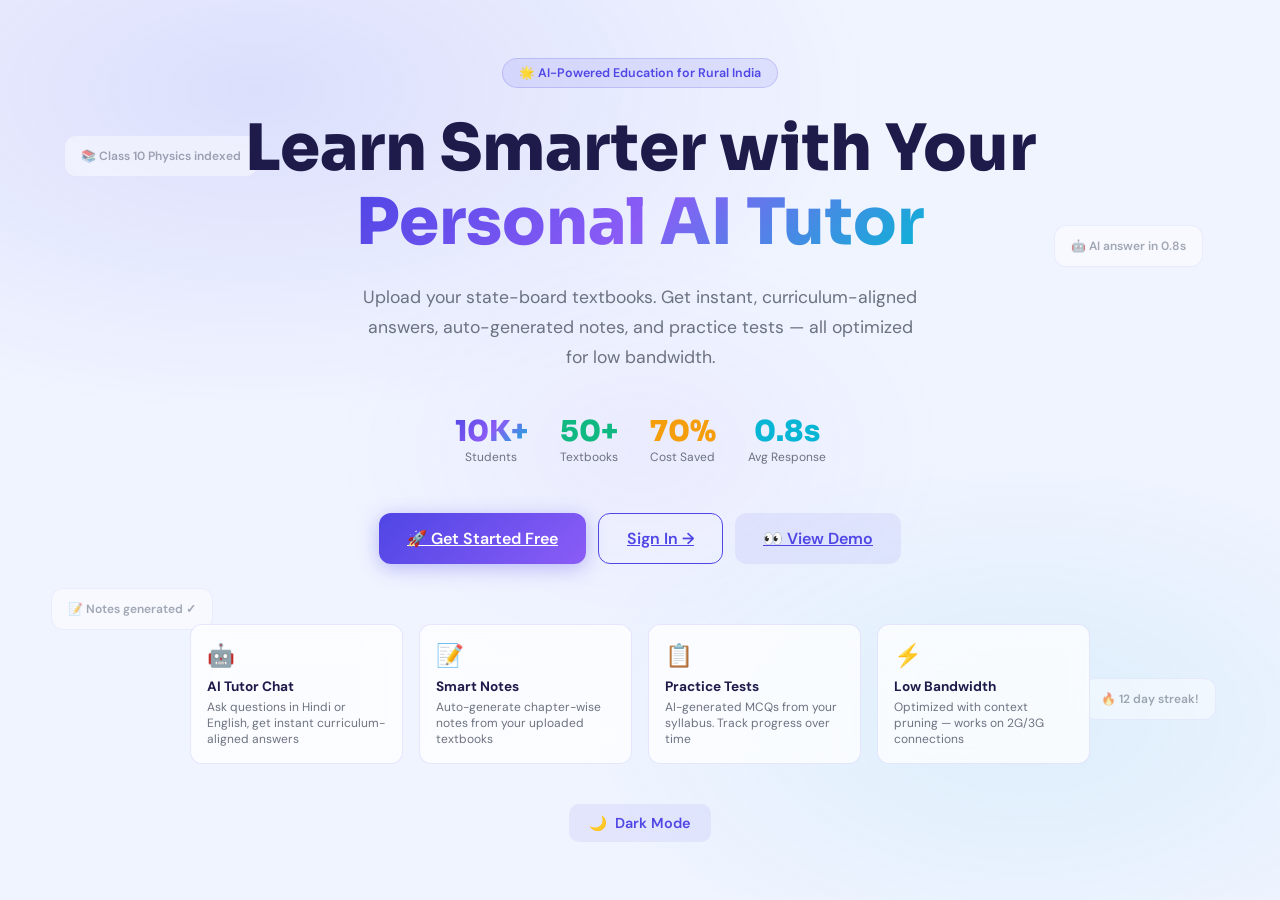
<file: frontend/index.html>
<!DOCTYPE html>
<html lang="en">

<head>
  <meta charset="UTF-8">
  <meta name="viewport" content="width=device-width, initial-scale=1.0">
  <title>Remote Education Tutor — AI Learning for Rural India</title>
  <link rel="stylesheet" href="css/styles.css">
  <style>
    .landing-hero {
      min-height: 100vh;
      display: flex;
      flex-direction: column;
      align-items: center;
      justify-content: center;
      padding: 40px 24px;
      text-align: center;
      position: relative;
      z-index: 1;
    }

    .hero-badge {
      display: inline-flex;
      align-items: center;
      gap: 8px;
      padding: 6px 16px;
      border-radius: 99px;
      background: rgba(79, 70, 229, 0.1);
      border: 1px solid rgba(79, 70, 229, 0.2);
      font-size: 0.78rem;
      font-weight: 600;
      color: var(--primary);
      margin-bottom: 24px;
      animation: pageFade 0.6s ease;
    }

    .hero-title {
      font-size: clamp(2rem, 6vw, 4rem);
      font-weight: 800;
      line-height: 1.15;
      max-width: 800px;
      margin: 0 auto 24px;
      animation: pageFade 0.7s ease;
    }

    .hero-sub {
      font-size: 1.1rem;
      color: var(--text-muted);
      max-width: 560px;
      margin: 0 auto 40px;
      line-height: 1.7;
      animation: pageFade 0.8s ease;
    }

    .hero-btns {
      display: flex;
      gap: 12px;
      flex-wrap: wrap;
      justify-content: center;
      animation: pageFade 0.9s ease;
      margin-bottom: 60px;
    }

    .feature-grid {
      display: grid;
      grid-template-columns: repeat(auto-fit, minmax(200px, 1fr));
      gap: 16px;
      max-width: 900px;
      width: 100%;
      animation: pageFade 1s ease;
    }

    .feature-chip {
      background: var(--bg-card);
      backdrop-filter: blur(16px);
      border: 1px solid var(--border);
      border-radius: 12px;
      padding: 16px;
      text-align: left;
      transition: var(--transition);
    }

    .feature-chip:hover {
      transform: translateY(-3px);
      box-shadow: var(--shadow);
    }

    .floating-cards {
      position: fixed;
      pointer-events: none;
      z-index: 0;
      inset: 0;
      overflow: hidden;
    }

    .float-card {
      position: absolute;
      background: var(--bg-card);
      border: 1px solid var(--border);
      border-radius: 12px;
      padding: 12px 16px;
      font-size: 0.75rem;
      font-weight: 600;
      color: var(--text-muted);
      animation: float 4s ease-in-out infinite;
      opacity: 0.6;
    }

    .stat-nums {
      display: flex;
      gap: 32px;
      flex-wrap: wrap;
      justify-content: center;
      margin-bottom: 48px;
      animation: pageFade 0.85s ease;
    }

    .stat-num {
      text-align: center;
    }

    .stat-num .n {
      font-family: 'Sora', sans-serif;
      font-size: 1.8rem;
      font-weight: 800;
    }

    .stat-num .l {
      font-size: 0.75rem;
      color: var(--text-muted);
    }
  </style>
</head>

<body>

  <div class="floating-cards">
    <div class="float-card" style="top:15%;left:5%;animation-delay:0s">📚 Class 10 Physics indexed</div>
    <div class="float-card" style="top:25%;right:6%;animation-delay:1s">🤖 AI answer in 0.8s</div>
    <div class="float-card" style="bottom:30%;left:4%;animation-delay:2s">📝 Notes generated ✓</div>
    <div class="float-card" style="bottom:20%;right:5%;animation-delay:0.5s">🔥 12 day streak!</div>
  </div>

  <div class="landing-hero">
    <div class="hero-badge">
      🌟 AI-Powered Education for Rural India
    </div>

    <h1 class="hero-title">
      Learn Smarter with Your<br>
      <span class="text-gradient">Personal AI Tutor</span>
    </h1>

    <p class="hero-sub">
      Upload your state-board textbooks. Get instant, curriculum-aligned answers, auto-generated notes, and practice
      tests — all optimized for low bandwidth.
    </p>

    <div class="stat-nums">
      <div class="stat-num">
        <div class="n text-gradient">10K+</div>
        <div class="l">Students</div>
      </div>
      <div class="stat-num">
        <div class="n" style="color:var(--success)">50+</div>
        <div class="l">Textbooks</div>
      </div>
      <div class="stat-num">
        <div class="n" style="color:var(--warning)">70%</div>
        <div class="l">Cost Saved</div>
      </div>
      <div class="stat-num">
        <div class="n" style="color:var(--accent)">0.8s</div>
        <div class="l">Avg Response</div>
      </div>
    </div>

    <div class="hero-btns">
      <a href="register.html" class="btn btn-primary btn-lg">
        🚀 Get Started Free
      </a>
      <a href="login.html" class="btn btn-outline btn-lg">
        Sign In →
      </a>
      <a href="dashboard.html" class="btn btn-ghost btn-lg">
        👀 View Demo
      </a>
    </div>

    <div class="feature-grid">
      <div class="feature-chip">
        <div style="font-size:1.4rem;margin-bottom:8px">🤖</div>
        <div style="font-size:0.85rem;font-weight:700;margin-bottom:4px">AI Tutor Chat</div>
        <div style="font-size:0.75rem;color:var(--text-muted)">Ask questions in Hindi or English, get instant
          curriculum-aligned answers</div>
      </div>
      <div class="feature-chip">
        <div style="font-size:1.4rem;margin-bottom:8px">📝</div>
        <div style="font-size:0.85rem;font-weight:700;margin-bottom:4px">Smart Notes</div>
        <div style="font-size:0.75rem;color:var(--text-muted)">Auto-generate chapter-wise notes from your uploaded
          textbooks</div>
      </div>
      <div class="feature-chip">
        <div style="font-size:1.4rem;margin-bottom:8px">📋</div>
        <div style="font-size:0.85rem;font-weight:700;margin-bottom:4px">Practice Tests</div>
        <div style="font-size:0.75rem;color:var(--text-muted)">AI-generated MCQs from your syllabus. Track progress over
          time</div>
      </div>
      <div class="feature-chip">
        <div style="font-size:1.4rem;margin-bottom:8px">⚡</div>
        <div style="font-size:0.85rem;font-weight:700;margin-bottom:4px">Low Bandwidth</div>
        <div style="font-size:0.75rem;color:var(--text-muted)">Optimized with context pruning — works on 2G/3G
          connections</div>
      </div>
    </div>

    <div style="margin-top:40px">
      <button class="btn btn-ghost theme-btn">
        <span class="theme-icon">🌙</span> Dark Mode
      </button>
    </div>
  </div>

  <script src="js/app.js"></script>
</body>

</html>
</file>
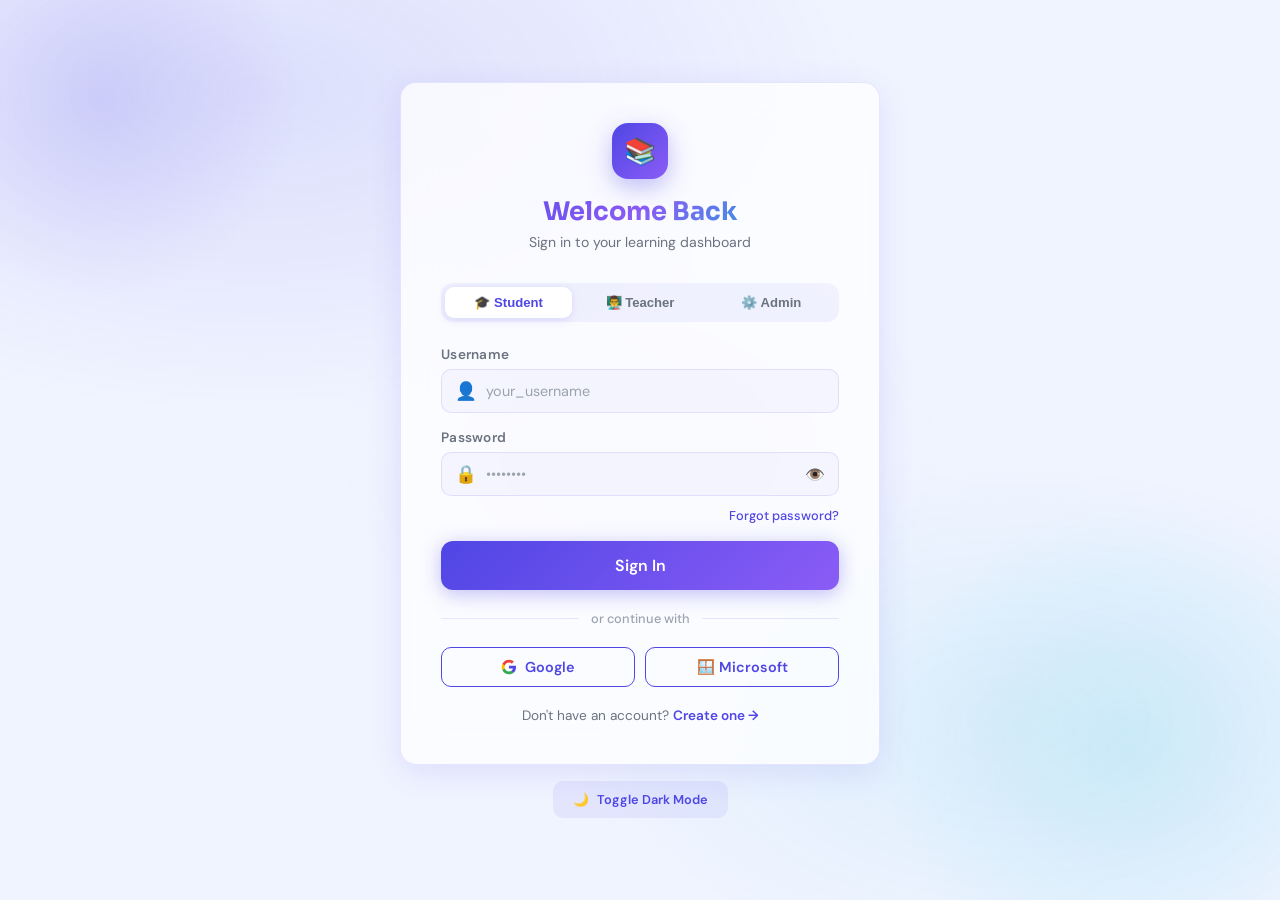
<file: frontend/analytics.html>
<!DOCTYPE html>
<html lang="en">

<head>
  <meta charset="UTF-8">
  <meta name="viewport" content="width=device-width, initial-scale=1.0">
  <title>Analytics — Remote Education Tutor</title>
  <link rel="stylesheet" href="css/styles.css">
  <style>
    .period-btn {
      padding: 6px 14px;
      border-radius: 8px;
      font-size: 0.78rem;
      font-weight: 600;
      border: 1.5px solid var(--border);
      cursor: pointer;
      transition: var(--transition);
      color: var(--text-muted);
      background: transparent;
    }

    .period-btn.active {
      background: var(--primary);
      color: white;
      border-color: var(--primary);
    }

    .subject-badge {
      display: inline-flex;
      align-items: center;
      gap: 4px;
      padding: 4px 10px;
      border-radius: 99px;
      font-size: 0.72rem;
      font-weight: 700;
      cursor: pointer;
      transition: var(--transition);
      border: 1.5px solid var(--border);
      color: var(--text-muted);
      background: transparent;
    }

    .subject-badge.active {
      background: rgba(79, 70, 229, 0.12);
      color: var(--primary);
      border-color: var(--primary-light);
    }

    .weak-topic {
      display: flex;
      align-items: center;
      gap: 12px;
      padding: 12px;
      border-radius: 10px;
      border: 1px solid var(--border);
      transition: var(--transition);
    }

    .weak-topic:hover {
      background: rgba(239, 68, 68, 0.04);
      border-color: rgba(239, 68, 68, 0.2);
    }

    .topic-score {
      width: 42px;
      height: 42px;
      border-radius: 10px;
      background: rgba(239, 68, 68, 0.1);
      color: var(--danger);
      display: flex;
      align-items: center;
      justify-content: center;
      font-size: 0.78rem;
      font-weight: 800;
      flex-shrink: 0;
    }

    .bar-chart {
      display: flex;
      align-items: flex-end;
      gap: 8px;
      height: 140px;
      padding: 0 8px;
    }

    .bar-col {
      display: flex;
      flex-direction: column;
      align-items: center;
      gap: 6px;
      flex: 1;
    }

    .bar-fill {
      width: 100%;
      border-radius: 6px 6px 0 0;
      background: linear-gradient(to top, var(--primary), var(--accent2));
      min-height: 4px;
      transition: height 1s cubic-bezier(0.4, 0, 0.2, 1);
      cursor: pointer;
      position: relative;
      overflow: visible;
    }

    .bar-fill:hover {
      opacity: 0.85;
    }

    .bar-fill::after {
      content: attr(data-val);
      position: absolute;
      top: -22px;
      left: 50%;
      transform: translateX(-50%);
      font-size: 0.65rem;
      font-weight: 700;
      color: var(--primary);
      white-space: nowrap;
      opacity: 0;
      transition: var(--transition);
    }

    .bar-fill:hover::after {
      opacity: 1;
    }

    .bar-label {
      font-size: 0.65rem;
      color: var(--text-light);
      font-weight: 500;
      text-align: center;
    }

    .streak-day {
      width: 32px;
      height: 32px;
      border-radius: 8px;
      display: flex;
      align-items: center;
      justify-content: center;
      font-size: 0.72rem;
      font-weight: 700;
      cursor: pointer;
      transition: var(--transition);
    }

    .streak-day.done {
      background: rgba(16, 185, 129, 0.15);
      color: var(--success);
    }

    .streak-day.today {
      background: var(--primary);
      color: white;
      box-shadow: 0 4px 12px rgba(79, 70, 229, 0.3);
    }

    .streak-day.missed {
      background: rgba(239, 68, 68, 0.1);
      color: var(--danger);
    }

    .streak-day.future {
      background: rgba(79, 70, 229, 0.04);
      color: var(--text-light);
    }

    .heatmap-cell {
      width: 14px;
      height: 14px;
      border-radius: 3px;
      cursor: pointer;
      transition: var(--transition);
    }

    .heatmap-cell:hover {
      transform: scale(1.3);
    }
  </style>
</head>

<body>

  <script src="js/api.js"></script>
  <script>requireAuth();</script>
  <script src="js/layout.js"></script>
  <script>renderLayout('Analytics', 'analytics.html');</script>

  <main class="main-content page-content">
    <div
      style="display:flex;align-items:center;justify-content:space-between;margin-bottom:24px;flex-wrap:wrap;gap:12px">
      <div>
        <h2 style="font-size:1.4rem;margin-bottom:4px">Learning Analytics</h2>
        <p class="text-muted text-sm">Track your progress and identify areas for improvement.</p>
      </div>
      <div style="display:flex;gap:8px">
        <button class="period-btn" onclick="setPeriod('week',this)">Week</button>
        <button class="period-btn active" onclick="setPeriod('month',this)">Month</button>
        <button class="period-btn" onclick="setPeriod('year',this)">Year</button>
      </div>
    </div>

    <!-- Top Stats -->
    <div class="grid-4 mb-6">
      <div class="card"
        style="background:linear-gradient(135deg,var(--primary),var(--accent2));color:white;border:none">
        <div style="font-size:1.8rem;font-weight:800;font-family:'Sora',sans-serif">34h</div>
        <div style="opacity:0.85;font-size:0.78rem;margin-top:4px">Study Time This Month</div>
        <div style="opacity:0.7;font-size:0.7rem;margin-top:6px">↑ 12% from last month</div>
      </div>
      <div class="card">
        <div style="font-size:1.8rem;font-weight:800;font-family:'Sora',sans-serif;color:var(--success)">82%</div>
        <div class="text-muted text-sm mt-1">Average Score</div>
        <div style="color:var(--success);font-size:0.72rem;margin-top:6px">↑ 7% improvement</div>
      </div>
      <div class="card">
        <div style="font-size:1.8rem;font-weight:800;font-family:'Sora',sans-serif;color:var(--warning)">🔥 12</div>
        <div class="text-muted text-sm mt-1">Day Streak</div>
        <div style="color:var(--warning);font-size:0.72rem;margin-top:6px">Keep it going!</div>
      </div>
      <div class="card">
        <div style="font-size:1.8rem;font-weight:800;font-family:'Sora',sans-serif;color:var(--accent)">847</div>
        <div class="text-muted text-sm mt-1">Questions Solved</div>
        <div style="color:var(--accent);font-size:0.72rem;margin-top:6px">↑ 23% this month</div>
      </div>
    </div>

    <!-- Charts Row -->
    <div class="grid-2 mb-6">
      <!-- Score trend -->
      <div class="card">
        <div class="flex items-center justify-between mb-4">
          <h4 style="font-size:0.9rem">📈 Score Trend</h4>
          <div style="display:flex;gap:6px">
            <span class="subject-badge active" onclick="toggleSubject(this,'Physics')">⚛️ Physics</span>
            <span class="subject-badge" onclick="toggleSubject(this,'Math')">📐 Math</span>
            <span class="subject-badge" onclick="toggleSubject(this,'Chem')">🧪 Chem</span>
          </div>
        </div>
        <div class="bar-chart" id="score-chart"></div>
        <div style="display:flex;justify-content:space-between;padding:0 8px;margin-top:4px">
          <span style="font-size:0.65rem;color:var(--text-light)">4 weeks ago</span>
          <span style="font-size:0.65rem;color:var(--text-light)">This week</span>
        </div>
      </div>

      <!-- Activity chart -->
      <div class="card">
        <div class="flex items-center justify-between mb-4">
          <h4 style="font-size:0.9rem">⏱️ Study Hours</h4>
          <span class="badge badge-primary">This Month</span>
        </div>
        <div class="bar-chart" id="hours-chart"></div>
        <div style="display:flex;justify-content:space-between;padding:0 8px;margin-top:4px">
          <span style="font-size:0.65rem;color:var(--text-light)">Week 1</span>
          <span style="font-size:0.65rem;color:var(--text-light)">Week 4</span>
        </div>
      </div>
    </div>

    <!-- Progress + Weak Topics + Streak -->
    <div class="grid-3 mb-6">

      <!-- Subject Progress -->
      <div class="card">
        <h4 style="font-size:0.9rem;margin-bottom:16px">📊 Subject Mastery</h4>
        <div style="display:flex;flex-direction:column;gap:14px">
          <div>
            <div class="flex justify-between mb-1">
              <span style="font-size:0.8rem;font-weight:600">⚛️ Physics</span>
              <span style="font-size:0.78rem;color:var(--primary);font-weight:700">85%</span>
            </div>
            <div class="progress-bar" style="height:8px">
              <div class="progress-fill" data-width="85%" style="width:0"></div>
            </div>
          </div>
          <div>
            <div class="flex justify-between mb-1">
              <span style="font-size:0.8rem;font-weight:600">🧪 Chemistry</span>
              <span style="font-size:0.78rem;color:var(--warning);font-weight:700">62%</span>
            </div>
            <div class="progress-bar" style="height:8px">
              <div class="progress-fill" data-width="62%"
                style="width:0;background:linear-gradient(90deg,var(--warning),#fbbf24)"></div>
            </div>
          </div>
          <div>
            <div class="flex justify-between mb-1">
              <span style="font-size:0.8rem;font-weight:600">📐 Mathematics</span>
              <span style="font-size:0.78rem;color:var(--success);font-weight:700">91%</span>
            </div>
            <div class="progress-bar" style="height:8px">
              <div class="progress-fill" data-width="91%"
                style="width:0;background:linear-gradient(90deg,var(--success),#34d399)"></div>
            </div>
          </div>
          <div>
            <div class="flex justify-between mb-1">
              <span style="font-size:0.8rem;font-weight:600">🌱 Biology</span>
              <span style="font-size:0.78rem;color:var(--accent);font-weight:700">78%</span>
            </div>
            <div class="progress-bar" style="height:8px">
              <div class="progress-fill" data-width="78%"
                style="width:0;background:linear-gradient(90deg,var(--accent),#22d3ee)"></div>
            </div>
          </div>
          <div>
            <div class="flex justify-between mb-1">
              <span style="font-size:0.8rem;font-weight:600">🌍 History</span>
              <span style="font-size:0.78rem;color:var(--danger);font-weight:700">55%</span>
            </div>
            <div class="progress-bar" style="height:8px">
              <div class="progress-fill" data-width="55%"
                style="width:0;background:linear-gradient(90deg,var(--danger),#f87171)"></div>
            </div>
          </div>
        </div>
      </div>

      <!-- Weak Topics -->
      <div class="card">
        <div class="flex items-center justify-between mb-4">
          <h4 style="font-size:0.9rem">⚠️ Weak Topics</h4>
          <span class="badge badge-danger">Need Focus</span>
        </div>
        <div style="display:flex;flex-direction:column;gap:8px">
          <div class="weak-topic">
            <div class="topic-score">38%</div>
            <div style="flex:1;min-width:0">
              <div style="font-size:0.82rem;font-weight:700">Organic Chemistry</div>
              <div style="font-size:0.7rem;color:var(--text-light)">Chemistry · 5 tests</div>
              <div class="progress-bar mt-1" style="height:4px">
                <div class="progress-fill" data-width="38%"
                  style="width:0;background:linear-gradient(90deg,var(--danger),#f87171)"></div>
              </div>
            </div>
            <a href="chat.html" style="font-size:0.7rem;color:var(--primary);text-decoration:none;flex-shrink:0">Ask AI
              →</a>
          </div>
          <div class="weak-topic">
            <div class="topic-score">44%</div>
            <div style="flex:1;min-width:0">
              <div style="font-size:0.82rem;font-weight:700">Modern India History</div>
              <div style="font-size:0.7rem;color:var(--text-light)">History · 3 tests</div>
              <div class="progress-bar mt-1" style="height:4px">
                <div class="progress-fill" data-width="44%"
                  style="width:0;background:linear-gradient(90deg,var(--danger),#f87171)"></div>
              </div>
            </div>
            <a href="chat.html" style="font-size:0.7rem;color:var(--primary);text-decoration:none;flex-shrink:0">Ask AI
              →</a>
          </div>
          <div class="weak-topic">
            <div class="topic-score" style="background:rgba(245,158,11,0.1);color:var(--warning)">58%</div>
            <div style="flex:1;min-width:0">
              <div style="font-size:0.82rem;font-weight:700">Trigonometry</div>
              <div style="font-size:0.7rem;color:var(--text-light)">Mathematics · 7 tests</div>
              <div class="progress-bar mt-1" style="height:4px">
                <div class="progress-fill" data-width="58%"
                  style="width:0;background:linear-gradient(90deg,var(--warning),#fbbf24)"></div>
              </div>
            </div>
            <a href="chat.html" style="font-size:0.7rem;color:var(--primary);text-decoration:none;flex-shrink:0">Ask AI
              →</a>
          </div>
          <div class="weak-topic">
            <div class="topic-score" style="background:rgba(245,158,11,0.1);color:var(--warning)">61%</div>
            <div style="flex:1;min-width:0">
              <div style="font-size:0.82rem;font-weight:700">Acid-Base Reactions</div>
              <div style="font-size:0.7rem;color:var(--text-light)">Chemistry · 4 tests</div>
              <div class="progress-bar mt-1" style="height:4px">
                <div class="progress-fill" data-width="61%"
                  style="width:0;background:linear-gradient(90deg,var(--warning),#fbbf24)"></div>
              </div>
            </div>
            <a href="chat.html" style="font-size:0.7rem;color:var(--primary);text-decoration:none;flex-shrink:0">Ask AI
              →</a>
          </div>
        </div>
      </div>

      <!-- Study Streak -->
      <div class="card">
        <div class="flex items-center justify-between mb-4">
          <h4 style="font-size:0.9rem">🔥 Study Streak</h4>
          <span class="badge badge-warning">12 days</span>
        </div>

        <div style="text-align:center;margin-bottom:16px">
          <div style="font-size:2.5rem;font-family:'Sora',sans-serif;font-weight:800;color:var(--warning)">🔥 12</div>
          <div style="font-size:0.8rem;color:var(--text-muted)">Current Streak</div>
          <div style="font-size:0.72rem;color:var(--text-light);margin-top:4px">Best: 18 days 🏆</div>
        </div>

        <div id="streak-grid" style="display:grid;grid-template-columns:repeat(7,1fr);gap:4px;margin-bottom:12px">
          <!-- Populated by JS -->
        </div>

        <div
          style="padding:12px;border-radius:10px;background:rgba(245,158,11,0.06);border:1px solid rgba(245,158,11,0.15)">
          <div style="font-size:0.78rem;font-weight:700;margin-bottom:4px;color:var(--warning)">Today's Goal</div>
          <div style="font-size:0.75rem;color:var(--text-muted)">Study 45 mins to maintain streak</div>
          <div class="progress-bar mt-2">
            <div class="progress-fill" data-width="60%"
              style="width:0;background:linear-gradient(90deg,var(--warning),#fbbf24)"></div>
          </div>
          <div style="font-size:0.68rem;color:var(--text-light);margin-top:4px">27/45 minutes</div>
        </div>
      </div>
    </div>

    <!-- Activity Heatmap -->
    <div class="card">
      <div class="flex items-center justify-between mb-4">
        <h4 style="font-size:0.9rem">📅 Learning Activity Heatmap</h4>
        <div style="display:flex;align-items:center;gap:8px;font-size:0.72rem;color:var(--text-light)">
          <span>Less</span>
          <div style="display:flex;gap:3px">
            <div style="width:12px;height:12px;border-radius:2px;background:rgba(79,70,229,0.08)"></div>
            <div style="width:12px;height:12px;border-radius:2px;background:rgba(79,70,229,0.2)"></div>
            <div style="width:12px;height:12px;border-radius:2px;background:rgba(79,70,229,0.4)"></div>
            <div style="width:12px;height:12px;border-radius:2px;background:rgba(79,70,229,0.7)"></div>
            <div style="width:12px;height:12px;border-radius:2px;background:var(--primary)"></div>
          </div>
          <span>More</span>
        </div>
      </div>
      <div id="heatmap" style="display:flex;gap:4px;overflow-x:auto;padding:4px 0"></div>
      <div style="margin-top:12px;font-size:0.72rem;color:var(--text-light)">Total: 847 questions answered · 34 study
        hours in the last 3 months</div>
    </div>
  </main>

  <script src="js/app.js"></script>
  <script>
    function renderStreakGrid() {
      const grid = document.getElementById('streak-grid');
      if (!grid) return;
      const days = ['S','M','T','W','T','F','S'];
      const headers = days.map(d => `<div style="text-align:center;font-size:0.62rem;color:var(--text-light);font-weight:700;padding-bottom:4px">${d}</div>`).join('');
      const types = ['done','done','done','done','done','done','done','done','done','done','done','done','today','future','future','future','future','future','future','done','done','missed','done','done','done','done','done','done'];
      const cells = types.slice(0,28).map(t => {
        const label = t==='done'?'✓':t==='today'?'📍':t==='missed'?'×':'';
        return `<div class="streak-day ${t}">${label}</div>`;
      }).join('');
      grid.innerHTML = headers + cells;
    }

    function setPeriod(p, btn) {
      document.querySelectorAll('.period-btn').forEach(b => b.classList.remove('active'));
      btn.classList.add('active');
      renderCharts();
      showToast(`Showing ${p}ly data`, 'info');
    }

    function toggleSubject(el) { el.classList.toggle('active'); }

    function renderCharts(recentScores) {
      // Score chart — use real scores if available
      const scores = recentScores && recentScores.length > 0
        ? [...recentScores].reverse().slice(-12)
        : [65, 70, 72, 68, 75, 78, 80, 76, 82, 84, 83, 88];
      const maxScore = 100;
      const scoreChart = document.getElementById('score-chart');
      if (scoreChart) {
        scoreChart.innerHTML = scores.map((s, i) => `
          <div class="bar-col">
            <div class="bar-fill" data-val="${s}%" style="height:${s/maxScore*120}px;background:${s>=80?'linear-gradient(to top,var(--success),#34d399)':'linear-gradient(to top,var(--primary),var(--accent2))'}"></div>
            <div class="bar-label">${i+1}</div>
          </div>`).join('');
      }

      // Hours chart
      const hours = [2.5,3,1.5,4,3.5,2,5,4,3,6,4.5,5,3,7,5,6,4,8,6,5,3.5,7,5.5,6,4,8,5,6];
      const maxH = 8;
      const weekLabels = Array(28).fill(0).map((_,i)=>`W${Math.floor(i/7)+1}`);
      const hoursChart = document.getElementById('hours-chart');
      if (hoursChart) {
        hoursChart.innerHTML = hours.slice(0,28).map((h,i) => `
          <div class="bar-col">
            <div class="bar-fill" data-val="${h}h" style="height:${h/maxH*120}px"></div>
            ${i%7===0?`<div class="bar-label">${weekLabels[i]}</div>`:'<div class="bar-label"></div>'}
          </div>`).join('');
      }
    }

    function renderHeatmap() {
      const container = document.getElementById('heatmap');
      if (!container) return;
      container.innerHTML = '';
      for (let w = 0; w < 14; w++) {
        const col = document.createElement('div');
        col.style.cssText = 'display:flex;flex-direction:column;gap:3px';
        for (let d = 0; d < 7; d++) {
          const intensity = Math.random();
          const cell = document.createElement('div');
          cell.className = 'heatmap-cell';
          cell.style.background = intensity<0.3?'rgba(79,70,229,0.08)':intensity<0.5?'rgba(79,70,229,0.2)':intensity<0.7?'rgba(79,70,229,0.4)':intensity<0.9?'rgba(79,70,229,0.65)':'var(--primary)';
          const qs = Math.floor(intensity*80);
          cell.setAttribute('data-tooltip', `${qs} questions`);
          col.appendChild(cell);
        }
        container.appendChild(col);
      }
    }

    async function loadAnalytics() {
      try {
        const data = await AnalyticsAPI.summary();
        // Update stat cards with real data
        const statCards = document.querySelectorAll('.grid-4.mb-6 .card');
        if (statCards[1]) statCards[1].querySelector('div:first-child').textContent = (data.average_score || 0) + '%';
        if (statCards[3]) statCards[3].querySelector('div:first-child').textContent = data.total_quizzes_taken || 0;

        // Update total docs display
        const docsEl = document.querySelector('[style*="total_documents"]');

        renderCharts(data.recent_scores);
      } catch(_) {
        renderCharts();
      }
    }

    document.addEventListener('DOMContentLoaded', () => {
      renderStreakGrid();
      renderCharts();
      renderHeatmap();
      loadAnalytics();
    });
  </script>
</body>

</html>
</file>
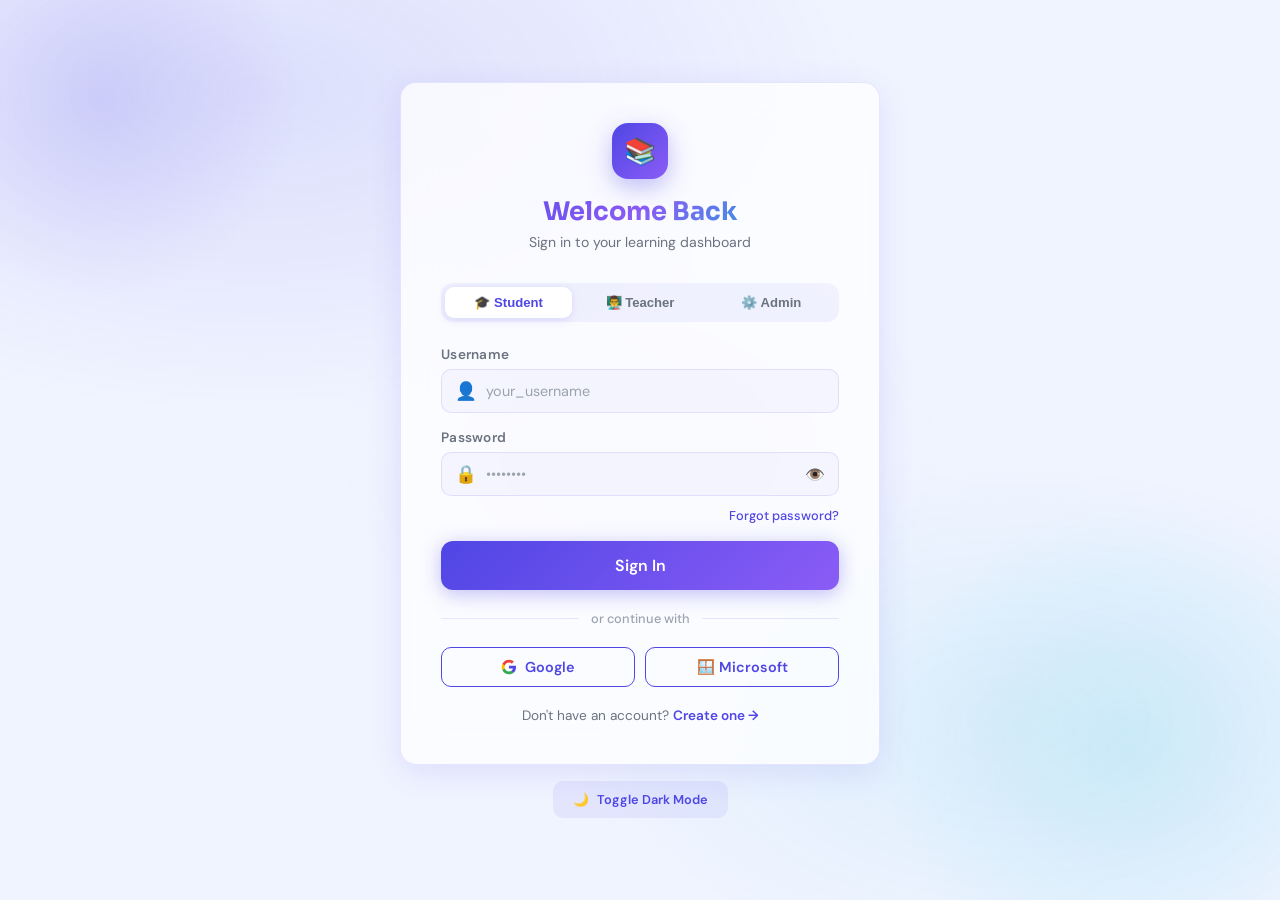
<file: frontend/chat.html>
<!DOCTYPE html>
<html lang="en">

<head>
  <meta charset="UTF-8">
  <meta name="viewport" content="width=device-width, initial-scale=1.0">
  <title>AI Tutor Chat — Remote Education Tutor</title>
  <link rel="stylesheet" href="css/styles.css">
  <style>
    body {
      overflow: hidden;
    }

    .chat-layout {
      display: flex;
      gap: 0;
      height: calc(100vh - 64px);
      margin-top: 64px;
      margin-left: var(--sidebar-w);
    }

    /* History sidebar */
    .chat-history {
      width: 260px;
      flex-shrink: 0;
      border-right: 1px solid var(--border);
      background: var(--bg-sidebar);
      backdrop-filter: blur(20px);
      display: flex;
      flex-direction: column;
      overflow: hidden;
    }

    .chat-history-header {
      padding: 16px;
      border-bottom: 1px solid var(--border);
      display: flex;
      align-items: center;
      justify-content: space-between;
    }

    .chat-history-list {
      flex: 1;
      overflow-y: auto;
      padding: 8px;
      display: flex;
      flex-direction: column;
      gap: 4px;
    }

    .history-item {
      padding: 10px 12px;
      border-radius: 10px;
      cursor: pointer;
      transition: var(--transition);
      border: 1px solid transparent;
    }

    .history-item:hover {
      background: rgba(79, 70, 229, 0.06);
      border-color: var(--border);
    }

    .history-item.active {
      background: rgba(79, 70, 229, 0.1);
      border-color: var(--primary-light);
    }

    .history-title {
      font-size: 0.82rem;
      font-weight: 600;
      white-space: nowrap;
      overflow: hidden;
      text-overflow: ellipsis;
    }

    .history-sub {
      font-size: 0.7rem;
      color: var(--text-light);
      margin-top: 2px;
    }

    .history-icon {
      font-size: 0.72rem;
      margin-right: 4px;
    }

    /* Chat main */
    .chat-main {
      flex: 1;
      display: flex;
      flex-direction: column;
      overflow: hidden;
      min-width: 0;
    }

    .chat-header {
      padding: 14px 20px;
      border-bottom: 1px solid var(--border);
      background: var(--bg-card);
      backdrop-filter: blur(16px);
      display: flex;
      align-items: center;
      gap: 12px;
    }

    .ai-avatar {
      width: 40px;
      height: 40px;
      background: linear-gradient(135deg, var(--primary), var(--accent2));
      border-radius: 12px;
      display: flex;
      align-items: center;
      justify-content: center;
      font-size: 1.2rem;
      box-shadow: 0 4px 14px rgba(79, 70, 229, 0.3);
      position: relative;
    }

    .online-dot {
      position: absolute;
      bottom: -2px;
      right: -2px;
      width: 10px;
      height: 10px;
      background: var(--success);
      border-radius: 50%;
      border: 2px solid var(--bg-card);
    }

    .messages-area {
      flex: 1;
      overflow-y: auto;
      padding: 20px;
      display: flex;
      flex-direction: column;
      gap: 16px;
    }

    .message-row {
      display: flex;
      gap: 10px;
      align-items: flex-end;
    }

    .message-row.user {
      flex-direction: row-reverse;
    }

    .msg-avatar {
      width: 30px;
      height: 30px;
      border-radius: 8px;
      display: flex;
      align-items: center;
      justify-content: center;
      font-size: 0.75rem;
      font-weight: 700;
      flex-shrink: 0;
    }

    .msg-timestamp {
      font-size: 0.68rem;
      color: var(--text-light);
      margin-top: 4px;
      padding: 0 4px;
    }

    .message-row.user .msg-timestamp {
      text-align: right;
    }

    .suggested-chips {
      display: flex;
      flex-wrap: wrap;
      gap: 8px;
      padding: 0 20px 12px;
    }

    .chip {
      padding: 6px 14px;
      border-radius: 99px;
      border: 1.5px solid var(--border);
      font-size: 0.78rem;
      cursor: pointer;
      color: var(--text-muted);
      background: var(--bg-card);
      transition: var(--transition);
      white-space: nowrap;
    }

    .chip:hover {
      border-color: var(--primary);
      color: var(--primary);
      background: rgba(79, 70, 229, 0.05);
    }

    .chat-input-area {
      padding: 12px 16px;
      border-top: 1px solid var(--border);
      background: var(--bg-card);
      backdrop-filter: blur(16px);
    }

    .chat-input-box {
      display: flex;
      align-items: flex-end;
      gap: 10px;
      background: rgba(79, 70, 229, 0.04);
      border: 1.5px solid var(--border);
      border-radius: 14px;
      padding: 10px 12px;
      transition: var(--transition);
    }

    .chat-input-box:focus-within {
      border-color: var(--primary);
      box-shadow: 0 0 0 4px rgba(79, 70, 229, 0.1);
    }

    #chat-textarea {
      flex: 1;
      border: none;
      outline: none;
      background: transparent;
      font-family: 'DM Sans', sans-serif;
      font-size: 0.88rem;
      color: var(--text);
      resize: none;
      max-height: 120px;
      line-height: 1.5;
    }

    #chat-textarea::placeholder {
      color: var(--text-light);
    }

    .send-btn {
      width: 36px;
      height: 36px;
      border-radius: 10px;
      background: linear-gradient(135deg, var(--primary), var(--accent2));
      border: none;
      color: white;
      display: flex;
      align-items: center;
      justify-content: center;
      cursor: pointer;
      flex-shrink: 0;
      transition: var(--transition);
      box-shadow: 0 4px 12px rgba(79, 70, 229, 0.3);
    }

    .send-btn:hover {
      transform: scale(1.05);
      box-shadow: 0 6px 18px rgba(79, 70, 229, 0.4);
    }

    .send-btn:disabled {
      opacity: 0.5;
      cursor: not-allowed;
      transform: none;
    }

    .subject-pill {
      display: inline-flex;
      align-items: center;
      gap: 6px;
      padding: 4px 10px;
      border-radius: 99px;
      font-size: 0.72rem;
      font-weight: 600;
      background: rgba(79, 70, 229, 0.1);
      color: var(--primary);
      cursor: pointer;
      border: none;
      transition: var(--transition);
    }

    .subject-pill:hover {
      background: rgba(79, 70, 229, 0.18);
    }

    .typing-indicator {
      display: flex;
      align-items: center;
      gap: 8px;
      color: var(--text-muted);
      font-size: 0.78rem;
      padding: 2px 0;
    }

    @media(max-width:768px) {
      .chat-layout {
        margin-left: 0;
      }

      .chat-history {
        display: none;
      }

      .chat-history.open {
        display: flex;
        position: fixed;
        left: 0;
        top: 64px;
        bottom: 0;
        z-index: 150;
        width: 260px;
      }
    }
  </style>
</head>

<body>

  <script src="js/api.js"></script>
  <script>requireAuth();</script>
  <script src="js/layout.js"></script>
  <script>renderLayout('AI Tutor Chat', 'chat.html');</script>

  <div class="chat-layout">
    <!-- Chat History Sidebar -->
    <div class="chat-history" id="chat-history">
      <div class="chat-history-header">
        <span style="font-size:0.88rem;font-weight:700">Conversations</span>
        <button class="btn btn-primary btn-sm" onclick="newChat()">+ New</button>
      </div>
      <div class="chat-history-list">
        <div class="history-item active">
          <div class="history-title"><span class="history-icon">⚛️</span>Newton's Laws of Motion</div>
          <div class="history-sub">Physics · Today, 10:30 AM</div>
        </div>
        <div class="history-item" onclick="loadChat(this,'Organic Chemistry Basics')">
          <div class="history-title"><span class="history-icon">🧪</span>Organic Chemistry Basics</div>
          <div class="history-sub">Chemistry · Yesterday</div>
        </div>
        <div class="history-item" onclick="loadChat(this,'Quadratic Equations')">
          <div class="history-title"><span class="history-icon">📐</span>Quadratic Equations</div>
          <div class="history-sub">Math · 2 days ago</div>
        </div>
        <div class="history-item" onclick="loadChat(this,'World War II Summary')">
          <div class="history-title"><span class="history-icon">🌍</span>World War II Summary</div>
          <div class="history-sub">History · 3 days ago</div>
        </div>
        <div class="history-item" onclick="loadChat(this,'Photosynthesis Process')">
          <div class="history-title"><span class="history-icon">🌱</span>Photosynthesis Process</div>
          <div class="history-sub">Biology · 4 days ago</div>
        </div>
        <div class="history-item" onclick="loadChat(this,'Trigonometry Formulas')">
          <div class="history-title"><span class="history-icon">📐</span>Trigonometry Formulas</div>
          <div class="history-sub">Math · Last week</div>
        </div>
        <div class="history-item" onclick="loadChat(this,'Indian Independence Movement')">
          <div class="history-title"><span class="history-icon">🇮🇳</span>Indian Independence Movement</div>
          <div class="history-sub">History · Last week</div>
        </div>
      </div>
    </div>

    <!-- Main Chat -->
    <div class="chat-main">
      <div class="chat-header">
        <div class="ai-avatar">
          🤖
          <div class="online-dot"></div>
        </div>
        <div style="flex:1">
          <div style="font-size:0.92rem;font-weight:700">AI Tutor — Vidya</div>
          <div style="font-size:0.72rem;color:var(--success)">● Online · Powered by context pruning</div>
        </div>
        <div style="display:flex;gap:8px">
          <button class="subject-pill" onclick="showToast('Switched to Physics context','info')">⚛️ Physics</button>
          <button class="icon-btn" onclick="showToast('Chat cleared','info')" data-tooltip="Clear chat">🗑️</button>
          <button class="icon-btn" onclick="showToast('Chat exported','success')" data-tooltip="Export">📤</button>
        </div>
      </div>

      <div class="messages-area" id="messages-area">

        <!-- AI welcome -->
        <div class="message-row">
          <div class="msg-avatar" style="background:linear-gradient(135deg,var(--primary),var(--accent2));color:white">
            AI</div>
          <div>
            <div class="chat-bubble ai">
              👋 Namaste! I'm <strong>Vidya</strong>, your AI tutor. I've loaded your <strong>Class 10 Physics
                textbook</strong>. I'm here to help you understand any topic clearly and simply. What would you like to
              learn today?
            </div>
            <div class="msg-timestamp">10:30 AM</div>
          </div>
        </div>

        <!-- User -->
        <div class="message-row user">
          <div class="msg-avatar" style="background:linear-gradient(135deg,#34d399,#06b6d4);color:white">AS</div>
          <div>
            <div class="chat-bubble user">Can you explain Newton's First Law of Motion in simple language?</div>
            <div class="msg-timestamp">10:31 AM</div>
          </div>
        </div>

        <!-- AI response -->
        <div class="message-row">
          <div class="msg-avatar" style="background:linear-gradient(135deg,var(--primary),var(--accent2));color:white">
            AI</div>
          <div>
            <div class="chat-bubble ai">
              <p>Great question! 🌟 Newton's First Law is also called the <strong>Law of Inertia</strong>.</p>
              <br>
              <p><strong>Simple explanation:</strong></p>
              <p>Think of a ball lying on the ground. It will stay there <em>forever</em> unless you kick it. And once
                you kick it, it would keep moving forever if there was no friction.</p>
              <br>
              <p>📌 <strong>Official definition:</strong> "An object at rest stays at rest, and an object in motion
                stays in motion at the same speed and direction — unless acted upon by an unbalanced external force."
              </p>
              <br>
              <p>🚗 <strong>Real life example:</strong> When a bus suddenly stops, you lurch forward. Your body wanted
                to keep moving!</p>
            </div>
            <div class="msg-timestamp">10:31 AM</div>
          </div>
        </div>

        <!-- User -->
        <div class="message-row user">
          <div class="msg-avatar" style="background:linear-gradient(135deg,#34d399,#06b6d4);color:white">AS</div>
          <div>
            <div class="chat-bubble user">What is inertia exactly?</div>
            <div class="msg-timestamp">10:33 AM</div>
          </div>
        </div>

        <!-- AI response -->
        <div class="message-row">
          <div class="msg-avatar" style="background:linear-gradient(135deg,var(--primary),var(--accent2));color:white">
            AI</div>
          <div>
            <div class="chat-bubble ai">
              <p><strong>Inertia</strong> is the tendency of an object to resist any change in its state of motion. 🎯
              </p>
              <br>
              <p>The key thing to know: <strong>heavier objects have more inertia.</strong></p>
              <br>
              <p>Example: It's easier to push a bicycle than a truck, right? The truck resists the push more — that's
                greater inertia! 🚛 vs 🚲</p>
              <br>
              <div
                style="background:rgba(79,70,229,0.08);padding:10px;border-radius:8px;border-left:3px solid var(--primary)">
                <strong>Key formula:</strong> Inertia ∝ Mass<br>
                More mass = More inertia = Harder to move or stop
              </div>
            </div>
            <div class="msg-timestamp">10:33 AM</div>
          </div>
        </div>

        <!-- Typing indicator placeholder -->
        <div id="typing-row" style="display:none" class="message-row">
          <div class="msg-avatar" style="background:linear-gradient(135deg,var(--primary),var(--accent2));color:white">
            AI</div>
          <div>
            <div class="chat-bubble ai" style="padding:14px 18px">
              <div class="typing-indicator">
                <div class="typing-dots">
                  <span></span><span></span><span></span>
                </div>
                <span>Vidya is thinking...</span>
              </div>
            </div>
          </div>
        </div>

      </div>

      <!-- Suggested chips -->
      <div class="suggested-chips" id="suggested-chips">
        <span class="chip" onclick="sendChip(this)">📐 Give me a formula sheet</span>
        <span class="chip" onclick="sendChip(this)">📝 Create practice questions</span>
        <span class="chip" onclick="sendChip(this)">📖 Explain Newton's 2nd Law</span>
        <span class="chip" onclick="sendChip(this)">🧪 Real-life examples</span>
      </div>

      <!-- Input -->
      <div class="chat-input-area">
        <div
          style="font-size:0.72rem;color:var(--text-light);margin-bottom:8px;display:flex;align-items:center;gap:6px">
          <span style="width:6px;height:6px;border-radius:50%;background:var(--success);display:inline-block"></span>
          Textbook context loaded · Class 10 Physics
        </div>
        <div class="chat-input-box">
          <textarea id="chat-textarea" rows="1" placeholder="Ask anything about Physics..." onkeydown="handleKey(event)"
            oninput="autoResize(this)"></textarea>
          <button class="send-btn" onclick="sendMessage()" id="send-btn">
            <svg width="16" height="16" viewBox="0 0 24 24" fill="none" stroke="currentColor" stroke-width="2.5">
              <line x1="22" y1="2" x2="11" y2="13" />
              <polygon points="22 2 15 22 11 13 2 9 22 2" />
            </svg>
          </button>
        </div>
        <div style="display:flex;justify-content:space-between;margin-top:8px">
          <div style="display:flex;gap:8px">
            <button class="icon-btn" onclick="showToast('Voice input coming soon','info')"
              style="width:30px;height:30px;border-radius:8px;font-size:0.85rem">🎤</button>
            <button class="icon-btn" onclick="showToast('Image upload coming soon','info')"
              style="width:30px;height:30px;border-radius:8px;font-size:0.85rem">📷</button>
          </div>
          <span style="font-size:0.68rem;color:var(--text-light)">Press Enter to send · Shift+Enter for new line</span>
        </div>
      </div>
    </div>
  </div>

  <script src="js/app.js"></script>
  <script>
    let activeDocumentId = null;

    async function loadDocuments() {
      try {
        const docs = await DocumentsAPI.list();
        if (docs.length > 0) {
          activeDocumentId = docs[0].id;
          const pill = document.querySelector('.subject-pill');
          if (pill) pill.textContent = `📚 ${docs[0].filename.replace('.pdf','').substring(0,20)}`;
          const ctxLabel = document.querySelector('.chat-input-area div:first-child');
          if (ctxLabel) ctxLabel.innerHTML = `<span style="width:6px;height:6px;border-radius:50%;background:var(--success);display:inline-block"></span> ${docs[0].filename} loaded`;
        } else {
          const ctxLabel = document.querySelector('.chat-input-area div:first-child');
          if (ctxLabel) ctxLabel.innerHTML = `<span style="width:6px;height:6px;border-radius:50%;background:var(--warning);display:inline-block"></span> No documents — <a href="upload.html" style="color:var(--primary)">upload one first</a>`;
        }
      } catch(_) {}
    }

    function autoResize(el) {
      el.style.height = 'auto';
      el.style.height = Math.min(el.scrollHeight, 120) + 'px';
    }

    function handleKey(e) {
      if (e.key === 'Enter' && !e.shiftKey) { e.preventDefault(); sendMessage(); }
    }

    async function sendMessage() {
      const ta = document.getElementById('chat-textarea');
      const text = ta.value.trim();
      if (!text) return;

      appendMessage(text, 'user');
      ta.value = '';
      ta.style.height = 'auto';
      document.getElementById('suggested-chips').style.display = 'none';
      document.getElementById('send-btn').disabled = true;

      const typingRow = document.getElementById('typing-row');
      typingRow.style.display = 'flex';
      scrollToBottom();

      try {
        const data = await ChatAPI.sendMessage(text, activeDocumentId);
        typingRow.style.display = 'none';
        let html = data.answer.replace(/\n/g, '<br>');
        if (data.sources && data.sources.length > 0) {
          const srcNames = [...new Set(data.sources.map(s => s.document_filename))].join(', ');
          html += `<div style="margin-top:12px;padding:10px;border-radius:8px;background:rgba(79,70,229,0.06);border-left:3px solid var(--primary);font-size:0.76rem;color:var(--text-muted)">📖 <strong>Source:</strong> ${srcNames}</div>`;
        }
        appendAIMessage(html);
      } catch(err) {
        typingRow.style.display = 'none';
        const msg = err.message.includes('429')
          ? '⚠️ AI is rate-limited (Gemini free tier: 15 RPM). Please wait 60s and try again.'
          : `❌ ${err.message}`;
        appendAIMessage(msg);
      }

      document.getElementById('send-btn').disabled = false;
      scrollToBottom();
    }

    function appendMessage(text, type) {
      const area = document.getElementById('messages-area');
      const time = new Date().toLocaleTimeString('en-US', { hour: 'numeric', minute: '2-digit' });
      const user = Auth.getUser();
      const initials = user ? user.username.substring(0,2).toUpperCase() : 'ME';
      const div = document.createElement('div');
      div.className = `message-row ${type}`;
      div.innerHTML = `
        <div class="msg-avatar" style="background:linear-gradient(135deg,#34d399,#06b6d4);color:white">${initials}</div>
        <div><div class="chat-bubble user">${text}</div><div class="msg-timestamp">${time}</div></div>`;
      area.insertBefore(div, document.getElementById('typing-row'));
      scrollToBottom();
    }

    function appendAIMessage(html) {
      const area = document.getElementById('messages-area');
      const time = new Date().toLocaleTimeString('en-US', { hour: 'numeric', minute: '2-digit' });
      const div = document.createElement('div');
      div.className = 'message-row';
      div.innerHTML = `
        <div class="msg-avatar" style="background:linear-gradient(135deg,var(--primary),var(--accent2));color:white">AI</div>
        <div><div class="chat-bubble ai">${html}</div><div class="msg-timestamp">${time}</div></div>`;
      area.insertBefore(div, document.getElementById('typing-row'));
    }

    function scrollToBottom() {
      const area = document.getElementById('messages-area');
      area.scrollTop = area.scrollHeight;
    }

    function sendChip(el) {
      document.getElementById('chat-textarea').value = el.textContent.trim().replace(/^[^\s]+ /, '');
      sendMessage();
    }

    function newChat() {
      document.querySelectorAll('.history-item').forEach(i => i.classList.remove('active'));
      showToast('New conversation started', 'success');
    }

    function loadChat(el, title) {
      document.querySelectorAll('.history-item').forEach(i => i.classList.remove('active'));
      el.classList.add('active');
      showToast(`Loaded: ${title}`, 'info');
    }

    document.addEventListener('DOMContentLoaded', loadDocuments);
  </script>
</body>

</html>
</file>
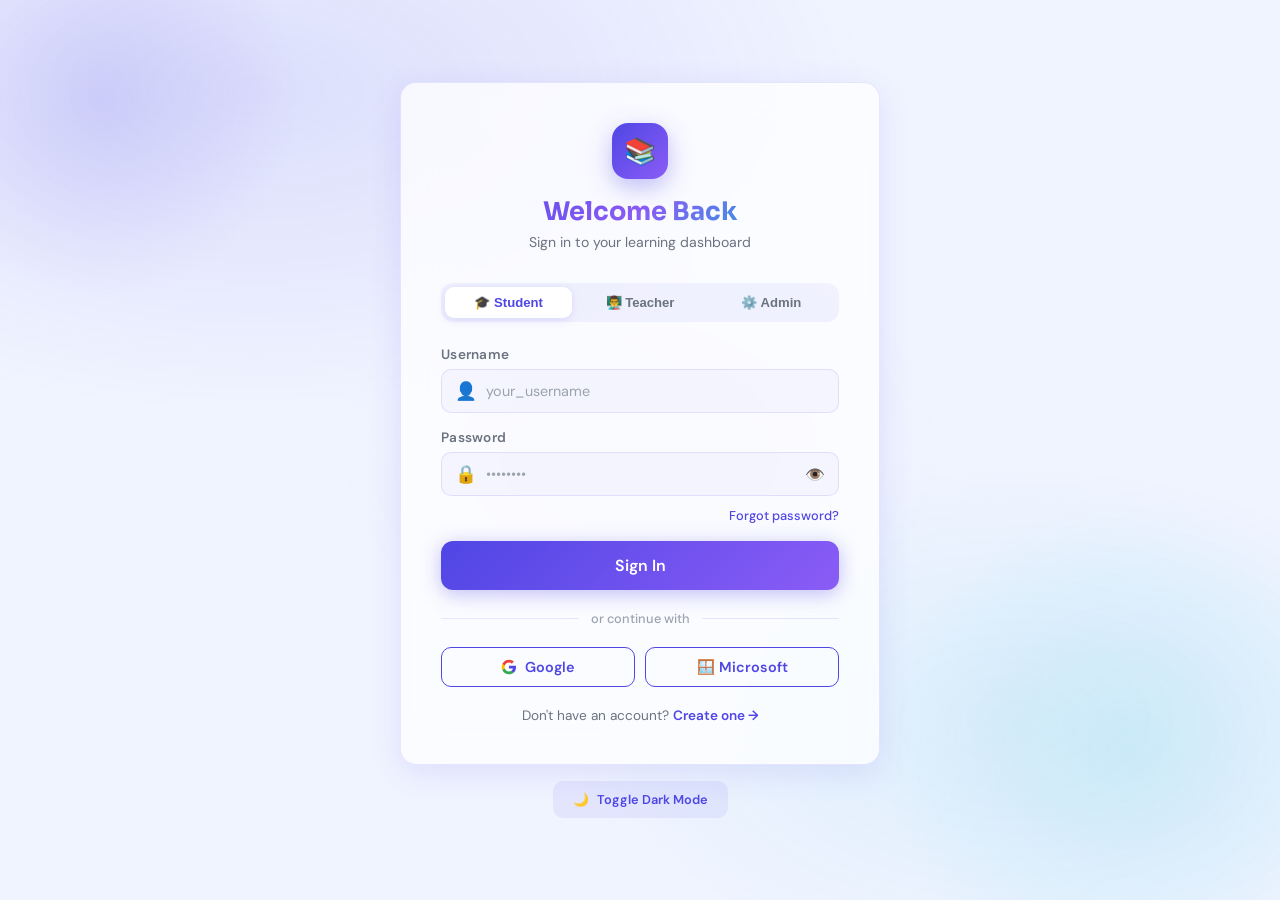
<file: frontend/dashboard.html>
<!DOCTYPE html>
<html lang="en">

<head>
  <meta charset="UTF-8">
  <meta name="viewport" content="width=device-width, initial-scale=1.0">
  <title>Dashboard — Remote Education Tutor</title>
  <link rel="stylesheet" href="css/styles.css">
  <style>
    .welcome-card {
      background: linear-gradient(135deg, #4f46e5 0%, #7c3aed 50%, #06b6d4 100%);
      border-radius: var(--radius);
      padding: 32px;
      color: white;
      position: relative;
      overflow: hidden;
    }

    .welcome-card::before {
      content: '';
      position: absolute;
      top: -60px;
      right: -40px;
      width: 240px;
      height: 240px;
      border-radius: 50%;
      background: rgba(255, 255, 255, 0.08);
    }

    .welcome-card::after {
      content: '';
      position: absolute;
      bottom: -80px;
      right: 80px;
      width: 180px;
      height: 180px;
      border-radius: 50%;
      background: rgba(255, 255, 255, 0.05);
    }

    .welcome-illustration {
      position: absolute;
      right: 24px;
      top: 50%;
      transform: translateY(-50%);
      font-size: 4rem;
      animation: float 3s ease-in-out infinite;
      opacity: 0.9;
    }

    .quick-action {
      display: flex;
      flex-direction: column;
      align-items: center;
      justify-content: center;
      gap: 10px;
      padding: 24px 16px;
      border-radius: var(--radius);
      cursor: pointer;
      border: none;
      background: var(--bg-card);
      backdrop-filter: blur(16px);
      border: 1px solid var(--border);
      box-shadow: var(--shadow);
      transition: var(--transition);
      text-decoration: none;
      color: var(--text);
    }

    .quick-action:hover {
      transform: translateY(-4px);
      box-shadow: var(--shadow-lg);
      border-color: var(--primary-light);
    }

    .qa-icon {
      width: 52px;
      height: 52px;
      border-radius: 14px;
      display: flex;
      align-items: center;
      justify-content: center;
      font-size: 1.5rem;
    }

    .qa-label {
      font-size: 0.82rem;
      font-weight: 600;
      text-align: center;
    }

    .activity-item {
      display: flex;
      align-items: center;
      gap: 14px;
      padding: 12px 0;
      border-bottom: 1px solid var(--border);
    }

    .activity-item:last-child {
      border-bottom: none;
    }

    .activity-icon {
      width: 38px;
      height: 38px;
      border-radius: 10px;
      display: flex;
      align-items: center;
      justify-content: center;
      font-size: 1rem;
      flex-shrink: 0;
    }

    .activity-info {
      flex: 1;
      min-width: 0;
    }

    .activity-title {
      font-size: 0.85rem;
      font-weight: 600;
      white-space: nowrap;
      overflow: hidden;
      text-overflow: ellipsis;
    }

    .activity-time {
      font-size: 0.72rem;
      color: var(--text-light);
      margin-top: 2px;
    }

    .activity-badge {
      flex-shrink: 0;
    }
  </style>
</head>

<body>

  <script src="js/api.js"></script>
  <script>requireAuth();</script>
  <script src="js/layout.js"></script>
  <script>renderLayout('Dashboard', 'dashboard.html');</script>

  <main class="main-content page-content">

    <!-- Welcome -->
    <div class="welcome-card mb-6">
      <div style="position:relative;z-index:1;max-width:60%">
        <p style="opacity:0.8;font-size:0.85rem;margin-bottom:4px">Good Morning 🌅</p>
        <h1 style="font-family:'Sora',sans-serif;font-size:1.6rem;font-weight:800;margin-bottom:8px">Welcome back,
          Arjun!</h1>
        <p style="opacity:0.8;font-size:0.88rem;line-height:1.5;margin-bottom:20px">You have 3 pending practice tests.
          Keep up the great work!</p>
        <div style="display:flex;gap:12px;flex-wrap:wrap">
          <a href="chat.html"
            style="background:white;color:var(--primary);padding:10px 20px;border-radius:10px;font-weight:700;font-size:0.85rem;text-decoration:none;transition:var(--transition)"
            onmouseover="this.style.transform='translateY(-2px)'" onmouseout="this.style.transform=''">
            Ask AI Tutor 🤖
          </a>
          <a href="test.html"
            style="background:rgba(255,255,255,0.15);color:white;padding:10px 20px;border-radius:10px;font-weight:600;font-size:0.85rem;text-decoration:none;border:1.5px solid rgba(255,255,255,0.3)">
            Take Test 📋
          </a>
        </div>
      </div>
      <div class="welcome-illustration">📚</div>
    </div>

    <!-- Stats -->
    <div class="grid-4 mb-6">
      <div class="card stat-card">
        <div class="stat-icon" style="background:rgba(79,70,229,0.1)">📚</div>
        <div class="stat-value text-gradient">12</div>
        <div class="stat-label">Books Uploaded</div>
        <div class="progress-bar mt-2">
          <div class="progress-fill" data-width="75%" style="width:0"></div>
        </div>
      </div>
      <div class="card stat-card">
        <div class="stat-icon" style="background:rgba(16,185,129,0.1)">✅</div>
        <div class="stat-value" style="color:var(--success)">847</div>
        <div class="stat-label">Questions Solved</div>
        <div class="progress-bar mt-2">
          <div class="progress-fill" data-width="60%"
            style="width:0;background:linear-gradient(90deg,var(--success),#34d399)"></div>
        </div>
      </div>
      <div class="card stat-card">
        <div class="stat-icon" style="background:rgba(245,158,11,0.1)">🏆</div>
        <div class="stat-value" style="color:var(--warning)">82%</div>
        <div class="stat-label">Avg. Test Score</div>
        <div class="progress-bar mt-2">
          <div class="progress-fill" data-width="82%"
            style="width:0;background:linear-gradient(90deg,var(--warning),#fbbf24)"></div>
        </div>
      </div>
      <div class="card stat-card">
        <div class="stat-icon" style="background:rgba(6,182,212,0.1)">⏱️</div>
        <div class="stat-value" style="color:var(--accent)">34h</div>
        <div class="stat-label">Study Time</div>
        <div class="progress-bar mt-2">
          <div class="progress-fill" data-width="55%"
            style="width:0;background:linear-gradient(90deg,var(--accent),#22d3ee)"></div>
        </div>
      </div>
    </div>

    <!-- Quick Actions -->
    <div style="margin-bottom:8px">
      <h3 style="font-size:1rem;margin-bottom:16px">Quick Actions</h3>
      <div class="grid-4">
        <a href="chat.html" class="quick-action">
          <div class="qa-icon" style="background:linear-gradient(135deg,rgba(79,70,229,0.15),rgba(139,92,246,0.1))">🤖
          </div>
          <span class="qa-label">Ask Tutor</span>
        </a>
        <a href="notes.html" class="quick-action">
          <div class="qa-icon" style="background:linear-gradient(135deg,rgba(16,185,129,0.15),rgba(52,211,153,0.1))">📝
          </div>
          <span class="qa-label">Generate Notes</span>
        </a>
        <a href="test.html" class="quick-action">
          <div class="qa-icon" style="background:linear-gradient(135deg,rgba(245,158,11,0.15),rgba(251,191,36,0.1))">📋
          </div>
          <span class="qa-label">Take Test</span>
        </a>
        <a href="upload.html" class="quick-action">
          <div class="qa-icon" style="background:linear-gradient(135deg,rgba(6,182,212,0.15),rgba(34,211,238,0.1))">📤
          </div>
          <span class="qa-label">Upload Book</span>
        </a>
      </div>
    </div>

    <!-- Two columns -->
    <div class="grid-2 mt-6">

      <!-- Recent Activity -->
      <div class="card">
        <div class="flex items-center justify-between mb-4">
          <h3 style="font-size:1rem">Recent Activity</h3>
          <a href="#" class="text-sm" style="color:var(--primary);text-decoration:none">View all →</a>
        </div>

        <div class="activity-item">
          <div class="activity-icon" style="background:rgba(79,70,229,0.1)">🤖</div>
          <div class="activity-info">
            <div class="activity-title">Asked about Newton's Laws</div>
            <div class="activity-time">2 minutes ago · Physics</div>
          </div>
          <span class="badge badge-primary activity-badge">AI Chat</span>
        </div>

        <div class="activity-item">
          <div class="activity-icon" style="background:rgba(16,185,129,0.1)">📝</div>
          <div class="activity-info">
            <div class="activity-title">Generated Chapter 5 Notes</div>
            <div class="activity-time">1 hour ago · Chemistry</div>
          </div>
          <span class="badge badge-success activity-badge">Notes</span>
        </div>

        <div class="activity-item">
          <div class="activity-icon" style="background:rgba(245,158,11,0.1)">📋</div>
          <div class="activity-info">
            <div class="activity-title">Completed Math Test — 88%</div>
            <div class="activity-time">3 hours ago · Mathematics</div>
          </div>
          <span class="badge badge-warning activity-badge">Test</span>
        </div>

        <div class="activity-item">
          <div class="activity-icon" style="background:rgba(6,182,212,0.1)">📤</div>
          <div class="activity-info">
            <div class="activity-title">Uploaded Class 10 Science PDF</div>
            <div class="activity-time">Yesterday · Science</div>
          </div>
          <span class="badge badge-accent activity-badge">Upload</span>
        </div>

        <div class="activity-item">
          <div class="activity-icon" style="background:rgba(239,68,68,0.1)">📄</div>
          <div class="activity-info">
            <div class="activity-title">Downloaded History Notes PDF</div>
            <div class="activity-time">2 days ago · History</div>
          </div>
          <span class="badge badge-danger activity-badge">PDF</span>
        </div>
      </div>

      <!-- Progress & Subjects -->
      <div class="card">
        <div class="flex items-center justify-between mb-4">
          <h3 style="font-size:1rem">Subject Progress</h3>
          <a href="analytics.html" class="text-sm" style="color:var(--primary);text-decoration:none">Details →</a>
        </div>

        <div style="display:flex;flex-direction:column;gap:16px">
          <div>
            <div class="flex justify-between mb-1" style="font-size:0.82rem">
              <span class="font-semibold">Mathematics</span>
              <span class="text-muted">78%</span>
            </div>
            <div class="progress-bar">
              <div class="progress-fill" data-width="78%" style="width:0"></div>
            </div>
          </div>
          <div>
            <div class="flex justify-between mb-1" style="font-size:0.82rem">
              <span class="font-semibold">Physics</span>
              <span class="text-muted">85%</span>
            </div>
            <div class="progress-bar">
              <div class="progress-fill" data-width="85%"
                style="width:0;background:linear-gradient(90deg,#06b6d4,#22d3ee)"></div>
            </div>
          </div>
          <div>
            <div class="flex justify-between mb-1" style="font-size:0.82rem">
              <span class="font-semibold">Chemistry</span>
              <span class="text-muted">62%</span>
            </div>
            <div class="progress-bar">
              <div class="progress-fill" data-width="62%"
                style="width:0;background:linear-gradient(90deg,#f59e0b,#fbbf24)"></div>
            </div>
          </div>
          <div>
            <div class="flex justify-between mb-1" style="font-size:0.82rem">
              <span class="font-semibold">Biology</span>
              <span class="text-muted">91%</span>
            </div>
            <div class="progress-bar">
              <div class="progress-fill" data-width="91%"
                style="width:0;background:linear-gradient(90deg,var(--success),#34d399)"></div>
            </div>
          </div>
          <div>
            <div class="flex justify-between mb-1" style="font-size:0.82rem">
              <span class="font-semibold">History</span>
              <span class="text-muted">55%</span>
            </div>
            <div class="progress-bar">
              <div class="progress-fill" data-width="55%"
                style="width:0;background:linear-gradient(90deg,#8b5cf6,#a78bfa)"></div>
            </div>
          </div>
        </div>

        <div
          style="margin-top:20px;padding:14px;border-radius:10px;background:rgba(239,68,68,0.06);border:1px solid rgba(239,68,68,0.12)">
          <div style="display:flex;align-items:center;gap:8px;margin-bottom:6px">
            <span>⚠️</span>
            <span style="font-size:0.82rem;font-weight:700;color:var(--danger)">Needs Attention</span>
          </div>
          <p style="font-size:0.78rem;color:var(--text-muted)">Chemistry: Organic Chemistry and History: Modern India
            need more practice.</p>
          <a href="chat.html"
            style="display:inline-block;margin-top:8px;font-size:0.78rem;color:var(--primary);font-weight:600;text-decoration:none">Ask
            AI Tutor for help →</a>
        </div>
      </div>
    </div>

  </main>

  <script src="js/app.js"></script>
  <script>
    // Load real stats from backend
    async function loadDashboard() {
      const user = Auth.getUser();
      if (user) {
        document.querySelectorAll('.user-welcome').forEach(el => el.textContent = user.username);
      }
      try {
        const [docs, results, analytics] = await Promise.all([
          DocumentsAPI.list(),
          TestsAPI.results(),
          AnalyticsAPI.summary(),
        ]);

        // Update stat cards
        const statValues = document.querySelectorAll('.stat-value');
        if (statValues[0]) statValues[0].textContent = docs.length;
        if (statValues[2]) statValues[2].textContent = analytics.average_score ? analytics.average_score + '%' : '—';

        // Update welcome card buttons
        const welcomeMsg = document.querySelector('.welcome-card p');
        if (welcomeMsg && results.length > 0) {
          welcomeMsg.textContent = `You've taken ${results.length} tests. Avg score: ${analytics.average_score}%. Keep it up!`;
        }
      } catch (e) {
        // Silently fail — show static demo data
      }
    }
    document.addEventListener('DOMContentLoaded', loadDashboard);
  </script>
</body>

</html>
</file>
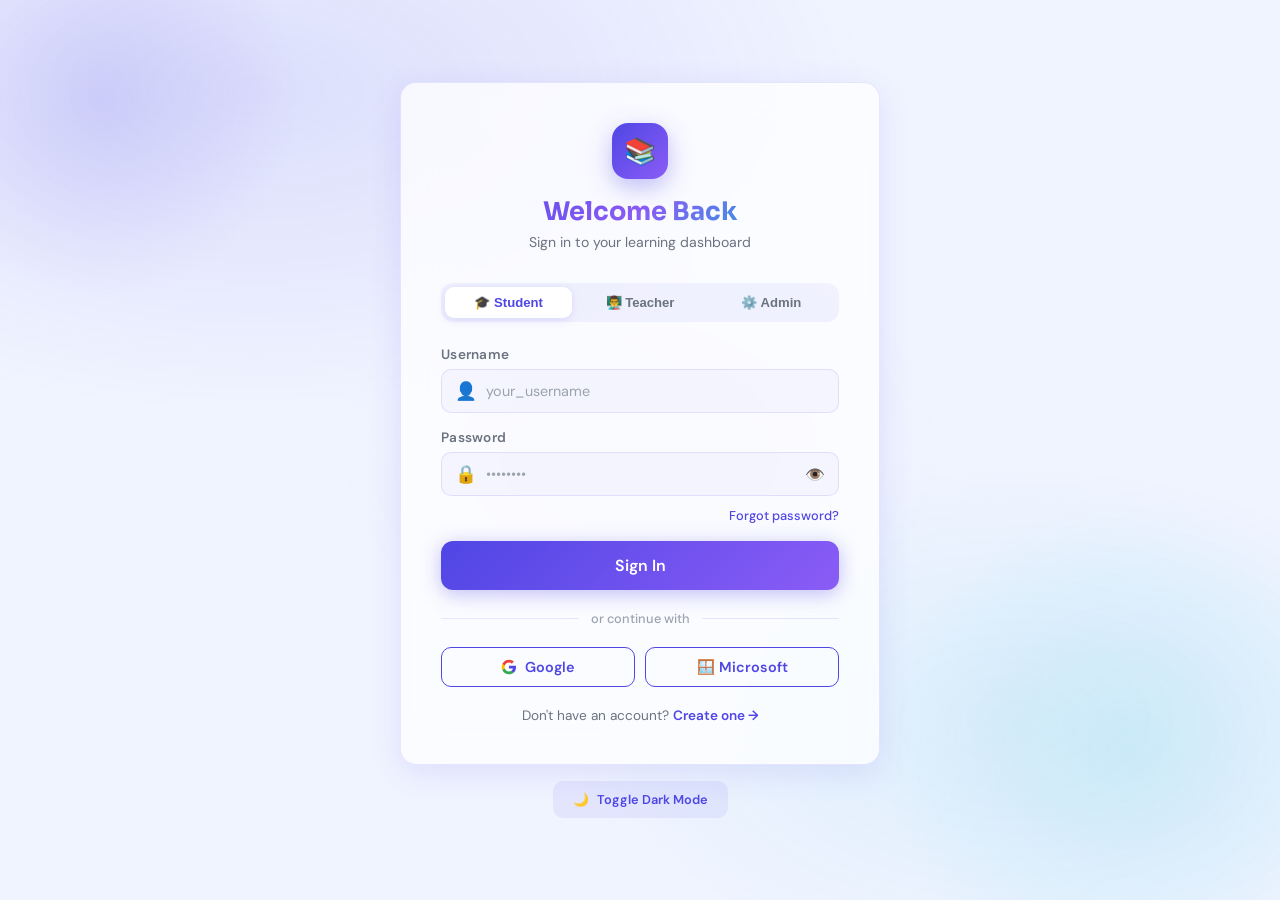
<file: frontend/login.html>
<!DOCTYPE html>
<html lang="en">

<head>
  <meta charset="UTF-8">
  <meta name="viewport" content="width=device-width, initial-scale=1.0">
  <title>Login — Remote Education Tutor</title>
  <link rel="stylesheet" href="css/styles.css">
  <style>
    .auth-page {
      min-height: 100vh;
      display: flex;
      align-items: center;
      justify-content: center;
      padding: 24px;
      position: relative;
      z-index: 1;
    }

    .auth-container {
      width: 100%;
      max-width: 480px;
      animation: pageFade 0.6s ease;
    }

    .auth-card {
      padding: 40px;
    }

    .auth-header {
      text-align: center;
      margin-bottom: 32px;
    }

    .auth-logo {
      display: inline-flex;
      align-items: center;
      justify-content: center;
      width: 56px;
      height: 56px;
      background: linear-gradient(135deg, var(--primary), var(--accent2));
      border-radius: 16px;
      font-size: 1.6rem;
      color: white;
      box-shadow: 0 8px 24px rgba(79, 70, 229, 0.35);
      margin-bottom: 16px;
      animation: float 3s ease-in-out infinite;
    }

    .auth-title {
      font-size: 1.6rem;
      margin-bottom: 6px;
    }

    .auth-sub {
      color: var(--text-muted);
      font-size: 0.88rem;
    }

    .role-tabs {
      display: flex;
      background: rgba(79, 70, 229, 0.06);
      border-radius: 12px;
      padding: 4px;
      gap: 4px;
      margin-bottom: 24px;
    }

    .role-tab {
      flex: 1;
      padding: 8px;
      text-align: center;
      border-radius: 9px;
      cursor: pointer;
      font-size: 0.82rem;
      font-weight: 600;
      color: var(--text-muted);
      transition: var(--transition);
      border: none;
      background: transparent;
    }

    .role-tab.active {
      background: white;
      color: var(--primary);
      box-shadow: 0 2px 8px rgba(79, 70, 229, 0.15);
    }

    [data-theme="dark"] .role-tab.active {
      background: rgba(79, 70, 229, 0.2);
    }

    .form-stack {
      display: flex;
      flex-direction: column;
      gap: 16px;
    }

    .forgot-link {
      text-align: right;
      margin-top: -8px;
    }

    .forgot-link a {
      color: var(--primary);
      text-decoration: none;
      font-size: 0.8rem;
      font-weight: 500;
      transition: var(--transition);
    }

    .forgot-link a:hover {
      opacity: 0.75;
    }

    .auth-footer {
      text-align: center;
      margin-top: 20px;
      font-size: 0.85rem;
      color: var(--text-muted);
    }

    .auth-footer a {
      color: var(--primary);
      text-decoration: none;
      font-weight: 600;
    }

    .bg-deco {
      position: fixed;
      pointer-events: none;
      z-index: 0;
    }

    .bg-deco-1 {
      top: -100px;
      left: -100px;
      width: 400px;
      height: 400px;
      border-radius: 50%;
      background: radial-gradient(circle, rgba(79, 70, 229, 0.15), transparent 70%);
    }

    .bg-deco-2 {
      bottom: -100px;
      right: -100px;
      width: 500px;
      height: 500px;
      border-radius: 50%;
      background: radial-gradient(circle, rgba(6, 182, 212, 0.1), transparent 70%);
    }

    .pass-toggle {
      position: absolute;
      right: 14px;
      top: 50%;
      transform: translateY(-50%);
      cursor: pointer;
      color: var(--text-light);
      user-select: none;
      transition: var(--transition);
    }

    .pass-toggle:hover {
      color: var(--primary);
    }

    .input-icon {
      position: relative;
    }
  </style>
</head>

<body>
  <div class="bg-deco bg-deco-1"></div>
  <div class="bg-deco bg-deco-2"></div>

  <div class="auth-page">
    <div class="auth-container">
      <div class="glass auth-card">
        <div class="auth-header">
          <div class="auth-logo">📚</div>
          <h1 class="auth-title text-gradient">Welcome Back</h1>
          <p class="auth-sub">Sign in to your learning dashboard</p>
        </div>

        <!-- Role Tabs -->
        <div class="role-tabs" role="tablist">
          <button class="role-tab active" onclick="selectRole('student',this)">🎓 Student</button>
          <button class="role-tab" onclick="selectRole('teacher',this)">👨‍🏫 Teacher</button>
          <button class="role-tab" onclick="selectRole('admin',this)">⚙️ Admin</button>
        </div>

        <form class="form-stack" onsubmit="handleLogin(event)">
          <input type="hidden" id="role-input" value="student">

          <div class="input-group">
            <label class="input-label">Username</label>
            <div class="input-icon">
              <span class="icon">👤</span>
              <input type="text" id="username-field" class="input" placeholder="your_username" required autocomplete="username">
            </div>
          </div>

          <div class="input-group">
            <label class="input-label">Password</label>
            <div class="input-icon" style="position:relative">
              <span class="icon">🔒</span>
              <input type="password" class="input" id="pass-field" placeholder="••••••••" required
                autocomplete="current-password">
              <span class="pass-toggle" onclick="togglePass()">👁️</span>
            </div>
          </div>

          <div class="forgot-link">
            <a href="#" onclick="showForgot(event)">Forgot password?</a>
          </div>

          <button type="submit" class="btn btn-primary btn-lg btn-full" id="login-btn">
            <span id="login-btn-text">Sign In</span>
            <span id="login-loader" class="loader" style="display:none"></span>
          </button>
        </form>

        <div class="divider" style="margin:20px 0">or continue with</div>

        <div style="display:flex;gap:10px">
          <button class="btn btn-outline btn-full" onclick="showToast('Google login coming soon','info')">
            <svg width="16" height="16" viewBox="0 0 24 24">
              <path fill="currentColor"
                d="M22.56 12.25c0-.78-.07-1.53-.2-2.25H12v4.26h5.92c-.26 1.37-1.04 2.53-2.21 3.31v2.77h3.57c2.08-1.92 3.28-4.74 3.28-8.09z" />
              <path fill="#34A853"
                d="M12 23c2.97 0 5.46-.98 7.28-2.66l-3.57-2.77c-.98.66-2.23 1.06-3.71 1.06-2.86 0-5.29-1.93-6.16-4.53H2.18v2.84C3.99 20.53 7.7 23 12 23z" />
              <path fill="#FBBC05"
                d="M5.84 14.09c-.22-.66-.35-1.36-.35-2.09s.13-1.43.35-2.09V7.07H2.18C1.43 8.55 1 10.22 1 12s.43 3.45 1.18 4.93l2.85-2.22.81-.62z" />
              <path fill="#EA4335"
                d="M12 5.38c1.62 0 3.06.56 4.21 1.64l3.15-3.15C17.45 2.09 14.97 1 12 1 7.7 1 3.99 3.47 2.18 7.07l3.66 2.84c.87-2.6 3.3-4.53 6.16-4.53z" />
            </svg>
            Google
          </button>
          <button class="btn btn-outline btn-full" onclick="showToast('Microsoft login coming soon','info')">
            🪟 Microsoft
          </button>
        </div>

        <p class="auth-footer">
          Don't have an account? <a href="register.html">Create one →</a>
        </p>
      </div>

      <!-- Dark mode -->
      <div style="text-align:center;margin-top:16px">
        <button class="btn btn-ghost theme-btn" style="font-size:0.8rem">
          <span class="theme-icon">🌙</span> Toggle Dark Mode
        </button>
      </div>
    </div>
  </div>

  <!-- Forgot Password Modal -->
  <div id="forgot-modal"
    style="display:none;position:fixed;inset:0;background:rgba(0,0,0,0.4);backdrop-filter:blur(4px);z-index:200;align-items:center;justify-content:center;padding:24px">
    <div class="glass" style="width:100%;max-width:400px;padding:32px;animation:slideDown 0.3s ease">
      <h3 style="margin-bottom:8px">Reset Password</h3>
      <p class="text-muted text-sm" style="margin-bottom:20px">Enter your email to receive a reset link.</p>
      <div class="input-group">
        <label class="input-label">Email Address</label>
        <div class="input-icon">
          <span class="icon">📧</span>
          <input type="email" class="input" placeholder="you@example.com">
        </div>
      </div>
      <div style="display:flex;gap:10px;margin-top:20px">
        <button class="btn btn-outline btn-full" onclick="closeForgot()">Cancel</button>
        <button class="btn btn-primary btn-full" onclick="sendReset()">Send Link</button>
      </div>
    </div>
  </div>

  <script src="js/api.js"></script>
  <script src="js/app.js"></script>
  <script>
    // Redirect if already logged in
    if (Auth.isLoggedIn()) window.location.href = 'dashboard.html';

    function selectRole(role, btn) {
      document.querySelectorAll('.role-tab').forEach(t => t.classList.remove('active'));
      btn.classList.add('active');
      document.getElementById('role-input').value = role;
    }

    function togglePass() {
      const f = document.getElementById('pass-field');
      f.type = f.type === 'password' ? 'text' : 'password';
    }

    async function handleLogin(e) {
      e.preventDefault();
      const btn = document.getElementById('login-btn');
      const text = document.getElementById('login-btn-text');
      const loader = document.getElementById('login-loader');

      const passInput  = document.getElementById('pass-field');
      const username   = document.getElementById('username-field').value.trim();
      const password   = passInput.value;

      if (!username || !password) {
        showToast('Please enter your username and password', 'error');
        return;
      }

      btn.disabled = true;
      text.style.display = 'none';
      loader.style.display = 'inline-block';

      try {
        const data = await AuthAPI.login(username, password);
        Auth.setSession(data.access_token, { username: data.username, user_id: data.user_id });
        showToast('Login successful! Redirecting...', 'success');
        setTimeout(() => window.location.href = 'dashboard.html', 900);
      } catch (err) {
        showToast(err.message || 'Login failed. Check your credentials.', 'error');
        btn.disabled = false;
        text.style.display = 'inline';
        loader.style.display = 'none';
      }
    }

    function showForgot(e) {
      e.preventDefault();
      const m = document.getElementById('forgot-modal');
      m.style.display = 'flex';
    }
    function closeForgot() {
      document.getElementById('forgot-modal').style.display = 'none';
    }
    function sendReset() {
      closeForgot();
      showToast('Password reset link sent to your email!', 'success');
    }
  </script>
</body>

</html>
</file>
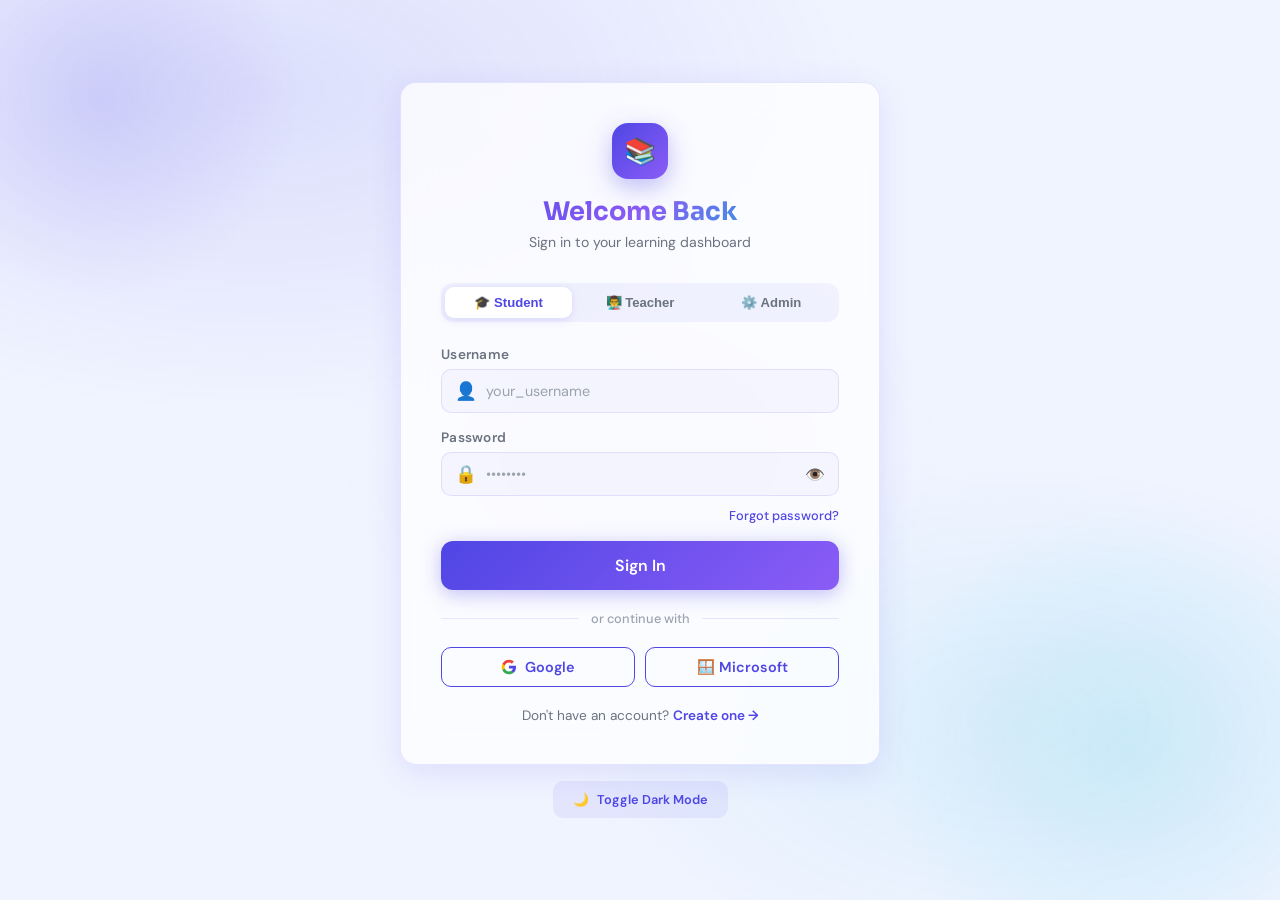
<file: frontend/notes.html>
<!DOCTYPE html>
<html lang="en">

<head>
  <meta charset="UTF-8">
  <meta name="viewport" content="width=device-width, initial-scale=1.0">
  <title>Notes Generator — Remote Education Tutor</title>
  <link rel="stylesheet" href="css/styles.css">
  <style>
    .notes-preview {
      background: white;
      border-radius: var(--radius);
      padding: 32px;
      min-height: 500px;
      box-shadow: var(--shadow);
      border: 1px solid var(--border);
      font-size: 0.88rem;
      line-height: 1.8;
    }

    [data-theme="dark"] .notes-preview {
      background: rgba(20, 18, 50, 0.9);
    }

    .notes-h1 {
      font-family: 'Sora', sans-serif;
      font-size: 1.3rem;
      font-weight: 800;
      margin-bottom: 8px;
      color: var(--primary);
    }

    .notes-h2 {
      font-family: 'Sora', sans-serif;
      font-size: 1rem;
      font-weight: 700;
      margin: 20px 0 8px;
      color: var(--text);
      border-left: 3px solid var(--primary);
      padding-left: 10px;
    }

    .notes-h3 {
      font-size: 0.88rem;
      font-weight: 700;
      margin: 12px 0 4px;
      color: var(--accent2);
    }

    .notes-ul {
      list-style: none;
      padding: 0;
      margin: 6px 0;
    }

    .notes-ul li {
      padding: 3px 0 3px 20px;
      position: relative;
    }

    .notes-ul li::before {
      content: '→';
      position: absolute;
      left: 0;
      color: var(--primary);
      font-weight: 700;
    }

    .notes-box {
      background: rgba(79, 70, 229, 0.06);
      border: 1px solid rgba(79, 70, 229, 0.15);
      border-radius: 8px;
      padding: 12px 14px;
      margin: 10px 0;
    }

    .notes-formula {
      background: rgba(6, 182, 212, 0.06);
      border: 1px solid rgba(6, 182, 212, 0.2);
      border-radius: 8px;
      padding: 10px 14px;
      margin: 8px 0;
      font-family: monospace;
      font-size: 0.9rem;
      color: var(--accent);
    }

    .notes-tag {
      display: inline-block;
      padding: 2px 8px;
      border-radius: 4px;
      font-size: 0.7rem;
      font-weight: 700;
      background: rgba(16, 185, 129, 0.1);
      color: var(--success);
      margin-right: 6px;
    }

    .generating-overlay {
      display: none;
      position: absolute;
      inset: 0;
      background: var(--bg-card);
      backdrop-filter: blur(8px);
      border-radius: var(--radius);
      align-items: center;
      justify-content: center;
      flex-direction: column;
      gap: 16px;
      z-index: 10;
    }

    .generating-overlay.show {
      display: flex;
    }

    .gen-spinner {
      width: 48px;
      height: 48px;
      border: 3px solid rgba(79, 70, 229, 0.15);
      border-top-color: var(--primary);
      border-radius: 50%;
      animation: spin 0.8s linear infinite;
    }

    .chapter-card {
      padding: 12px 14px;
      border-radius: 10px;
      border: 1.5px solid var(--border);
      cursor: pointer;
      transition: var(--transition);
      display: flex;
      align-items: center;
      gap: 10px;
    }

    .chapter-card:hover {
      border-color: var(--primary);
      background: rgba(79, 70, 229, 0.04);
    }

    .chapter-card.selected {
      border-color: var(--primary);
      background: rgba(79, 70, 229, 0.08);
    }

    .chapter-num {
      width: 28px;
      height: 28px;
      border-radius: 7px;
      background: rgba(79, 70, 229, 0.1);
      display: flex;
      align-items: center;
      justify-content: center;
      font-size: 0.72rem;
      font-weight: 700;
      color: var(--primary);
      flex-shrink: 0;
    }

    .export-btns {
      display: flex;
      gap: 10px;
      flex-wrap: wrap;
    }
  </style>
</head>

<body>

  <script src="js/api.js"></script>
  <script>requireAuth();</script>
  <script src="js/layout.js"></script>
  <script>renderLayout('Notes Generator', 'notes.html');</script>

  <main class="main-content page-content">
    <div style="margin-bottom:24px">
      <h2 style="font-size:1.4rem;margin-bottom:6px">AI Notes Generator</h2>
      <p class="text-muted text-sm">Generate concise, curriculum-aligned notes from your uploaded textbooks.</p>
    </div>

    <div class="grid-2" style="gap:24px">
      <!-- Controls -->
      <div>
        <div class="card mb-4">
          <h4 style="font-size:0.9rem;margin-bottom:16px">📚 Select Content</h4>

          <div class="form-stack" style="display:flex;flex-direction:column;gap:14px">
            <div class="input-group">
              <label class="input-label">Subject</label>
              <div class="input-icon">
                <span class="icon">⚗️</span>
                <select class="input" id="subject-sel" onchange="updateChapters()">
                  <option value="physics">Physics</option>
                  <option value="chemistry">Chemistry</option>
                  <option value="math">Mathematics</option>
                  <option value="biology">Biology</option>
                  <option value="history">History</option>
                </select>
              </div>
            </div>

            <div class="input-group">
              <label class="input-label">Select Chapter</label>
              <div id="chapters-list"
                style="display:flex;flex-direction:column;gap:8px;max-height:260px;overflow-y:auto">
                <!-- Dynamically loaded -->
              </div>
            </div>

            <div class="input-group">
              <label class="input-label">Notes Style</label>
              <div style="display:grid;grid-template-columns:1fr 1fr;gap:8px">
                <label class="chapter-card selected" id="style-brief" onclick="selectStyle('brief')">
                  <span>⚡</span>
                  <div>
                    <div style="font-size:0.8rem;font-weight:700">Brief</div>
                    <div style="font-size:0.68rem;color:var(--text-light)">Key points only</div>
                  </div>
                </label>
                <label class="chapter-card" id="style-detailed" onclick="selectStyle('detailed')">
                  <span>📖</span>
                  <div>
                    <div style="font-size:0.8rem;font-weight:700">Detailed</div>
                    <div style="font-size:0.68rem;color:var(--text-light)">Full explanations</div>
                  </div>
                </label>
                <label class="chapter-card" id="style-exam" onclick="selectStyle('exam')">
                  <span>🎯</span>
                  <div>
                    <div style="font-size:0.8rem;font-weight:700">Exam Ready</div>
                    <div style="font-size:0.68rem;color:var(--text-light)">Q&A format</div>
                  </div>
                </label>
                <label class="chapter-card" id="style-visual" onclick="selectStyle('visual')">
                  <span>🗺️</span>
                  <div>
                    <div style="font-size:0.8rem;font-weight:700">Visual</div>
                    <div style="font-size:0.68rem;color:var(--text-light)">Mind map style</div>
                  </div>
                </label>
              </div>
            </div>

            <div class="input-group">
              <label class="input-label">Language</label>
              <div style="display:flex;gap:8px">
                <button class="btn btn-primary btn-sm" id="lang-en" onclick="setLang('en',this)">🇬🇧 English</button>
                <button class="btn btn-ghost btn-sm" id="lang-hi" onclick="setLang('hi',this)">🇮🇳 हिंदी</button>
              </div>
            </div>

            <button class="btn btn-primary btn-lg btn-full" onclick="generateNotes()">
              ✨ Generate Notes
            </button>
          </div>
        </div>

        <!-- Tips -->
        <div class="glass-sm" style="padding:16px">
          <div style="font-size:0.8rem;font-weight:700;margin-bottom:8px;display:flex;align-items:center;gap:6px">💡
            Smart Tips</div>
          <ul style="list-style:none;display:flex;flex-direction:column;gap:6px">
            <li style="font-size:0.78rem;color:var(--text-muted)">🔹 Notes are generated from your uploaded textbooks
            </li>
            <li style="font-size:0.78rem;color:var(--text-muted)">🔹 Context pruning reduces API cost by 70%</li>
            <li style="font-size:0.78rem;color:var(--text-muted)">🔹 Notes can be exported as PDF or shared</li>
            <li style="font-size:0.78rem;color:var(--text-muted)">🔹 Works offline once generated</li>
          </ul>
        </div>
      </div>

      <!-- Preview -->
      <div>
        <div class="flex items-center justify-between mb-4">
          <h4 style="font-size:0.9rem">📄 Preview</h4>
          <div class="export-btns">
            <button class="btn btn-outline btn-sm" onclick="showToast('Copying to clipboard...','info')">📋
              Copy</button>
            <button class="btn btn-outline btn-sm" onclick="showToast('Downloading PDF...','success')">📥 PDF</button>
            <button class="btn btn-primary btn-sm" onclick="showToast('Saved to My PDFs','success')">💾 Save</button>
          </div>
        </div>

        <div style="position:relative">
          <div class="notes-preview" id="notes-preview">
            <div style="text-align:center;padding:60px 20px;opacity:0.5">
              <div style="font-size:3rem;margin-bottom:16px;animation:float 3s ease-in-out infinite">📝</div>
              <h3 style="font-size:1rem;margin-bottom:8px">No Notes Yet</h3>
              <p class="text-sm text-muted">Select a chapter and click "Generate Notes" to see AI-generated notes here.
              </p>
            </div>
          </div>

          <div class="generating-overlay" id="gen-overlay">
            <div class="gen-spinner"></div>
            <div style="text-align:center">
              <div style="font-weight:700;font-size:0.95rem;margin-bottom:4px">Generating Notes...</div>
              <div class="text-sm text-muted" id="gen-status">Extracting relevant chapters...</div>
            </div>
            <div class="progress-bar" style="width:200px">
              <div class="progress-fill" id="gen-bar" style="width:0"></div>
            </div>
          </div>
        </div>
      </div>
    </div>
  </main>

  <script src="js/app.js"></script>
  <script>
    const chapters = {
      physics: [
        { num: 1, title: 'Motion', icon: '🏃' },
        { num: 2, title: "Newton's Laws of Motion", icon: '⚡' },
        { num: 3, title: 'Work, Energy and Power', icon: '💪' },
        { num: 4, title: 'Gravitation', icon: '🌍' },
        { num: 5, title: 'Light — Reflection', icon: '💡' },
        { num: 6, title: 'Light — Refraction', icon: '🔭' },
        { num: 7, title: 'Electricity', icon: '⚡' },
        { num: 8, title: 'Magnetic Effects', icon: '🧲' },
      ],
      chemistry: [
        { num: 1, title: 'Chemical Reactions', icon: '🧪' },
        { num: 2, title: 'Acids, Bases and Salts', icon: '⚗️' },
        { num: 3, title: 'Metals and Non-metals', icon: '🔩' },
        { num: 4, title: 'Carbon Compounds', icon: '⚫' },
        { num: 5, title: 'Periodic Classification', icon: '📊' },
      ],
      math: [
        { num: 1, title: 'Real Numbers', icon: '🔢' },
        { num: 2, title: 'Polynomials', icon: '📐' },
        { num: 3, title: 'Pair of Linear Equations', icon: '📏' },
        { num: 4, title: 'Quadratic Equations', icon: '🎯' },
        { num: 5, title: 'Arithmetic Progressions', icon: '📈' },
        { num: 6, title: 'Triangles', icon: '🔺' },
        { num: 7, title: 'Coordinate Geometry', icon: '📍' },
        { num: 8, title: 'Trigonometry', icon: '📐' },
      ],
      biology: [
        { num: 1, title: 'Life Processes', icon: '🧬' },
        { num: 2, title: 'Control and Coordination', icon: '🧠' },
        { num: 3, title: 'Reproduction', icon: '🌱' },
        { num: 4, title: 'Heredity and Evolution', icon: '🧬' },
      ],
      history: [
        { num: 1, title: 'Rise of Nationalism', icon: '🌍' },
        { num: 2, title: 'Nationalist Movement in Indo-China', icon: '🌏' },
        { num: 3, title: 'Nationalism in India', icon: '🇮🇳' },
        { num: 4, title: 'The Age of Industrialisation', icon: '🏭' },
        { num: 5, title: 'Print Culture and the Modern World', icon: '📰' },
      ]
    };

    let selectedChapter = 1;
    let notesStyle = 'brief';

    function updateChapters() {
      const subject = document.getElementById('subject-sel').value;
      const list = document.getElementById('chapters-list');
      list.innerHTML = chapters[subject].map((c, i) => `
    <div class="chapter-card ${i === 0 ? 'selected' : ''}" onclick="selectChapter(${c.num}, this)">
      <div class="chapter-num">${c.num}</div>
      <span style="font-size:1rem">${c.icon}</span>
      <span style="font-size:0.82rem;font-weight:600">${c.title}</span>
    </div>
  `).join('');
      selectedChapter = 1;
    }

    function selectChapter(num, el) {
      document.querySelectorAll('#chapters-list .chapter-card').forEach(c => c.classList.remove('selected'));
      el.classList.add('selected');
      selectedChapter = num;
    }

    function selectStyle(style) {
      document.querySelectorAll('[id^="style-"]').forEach(s => s.classList.remove('selected'));
      document.getElementById(`style-${style}`).classList.add('selected');
      notesStyle = style;
    }

    function setLang(lang, btn) {
      document.getElementById('lang-en').className = 'btn btn-ghost btn-sm';
      document.getElementById('lang-hi').className = 'btn btn-ghost btn-sm';
      btn.className = 'btn btn-primary btn-sm';
    }

    async function generateNotes() {
      const overlay = document.getElementById('gen-overlay');
      const statusEl = document.getElementById('gen-status');
      const bar = document.getElementById('gen-bar');
      overlay.classList.add('show');

      const stages = ['Extracting relevant chapters...', 'Pruning irrelevant content...', 'Generating structured notes...', 'Formatting output...'];
      for (let i = 0; i < stages.length; i++) {
        statusEl.textContent = stages[i];
        bar.style.width = ((i + 1) / stages.length * 100) + '%';
        await new Promise(r => setTimeout(r, 700));
      }

      overlay.classList.remove('show');
      bar.style.width = '0';

      const subject = document.getElementById('subject-sel').value;
      const ch = chapters[subject].find(c => c.num === selectedChapter);

      document.getElementById('notes-preview').innerHTML = `
    <div class="notes-h1">${ch.icon} Chapter ${ch.num}: ${ch.title}</div>
    <div style="display:flex;gap:6px;margin-bottom:20px">
      <span class="notes-tag">Class 10</span>
      <span class="notes-tag">${subject.charAt(0).toUpperCase() + subject.slice(1)}</span>
      <span class="notes-tag">AI Generated</span>
    </div>
    
    <div class="notes-h2">📌 Key Concepts</div>
    <ul class="notes-ul">
      <li>Every action has an equal and opposite reaction</li>
      <li>Force causes change in state of motion</li>
      <li>Inertia is the tendency to resist change</li>
      <li>Momentum = Mass × Velocity</li>
    </ul>
    
    <div class="notes-h2">⚗️ Important Definitions</div>
    <div class="notes-h3">Inertia</div>
    <p>The tendency of an object to resist any change in its state of rest or uniform motion.</p>
    
    <div class="notes-h3">Force</div>
    <p>A push or pull on an object that causes it to change its velocity, shape, or direction.</p>
    
    <div class="notes-h2">📐 Formulas</div>
    <div class="notes-formula">F = ma &nbsp;&nbsp;(Force = Mass × Acceleration)</div>
    <div class="notes-formula">p = mv &nbsp;&nbsp;(Momentum = Mass × Velocity)</div>
    <div class="notes-formula">Impulse = F × t = Δp</div>
    
    <div class="notes-h2">🎯 Exam Points to Remember</div>
    <div class="notes-box">
      <ul class="notes-ul">
        <li>Newton's 1st Law is also called Law of Inertia</li>
        <li>SI unit of force is Newton (N)</li>
        <li>1 Newton = 1 kg·m/s²</li>
        <li>Newton's 3rd Law: Action-Reaction pairs act on different bodies</li>
      </ul>
    </div>
    
    <div class="notes-h2">💡 Examples from Daily Life</div>
    <ul class="notes-ul">
      <li>Bus suddenly stopping → passengers lurch forward (inertia)</li>
      <li>Rocket propulsion (Newton's 3rd Law)</li>
      <li>Recoil of gun when fired</li>
    </ul>
  `;
      showToast('Notes generated successfully! ✨', 'success');
    }

    // Init
    updateChapters();
  </script>
</body>

</html>
</file>
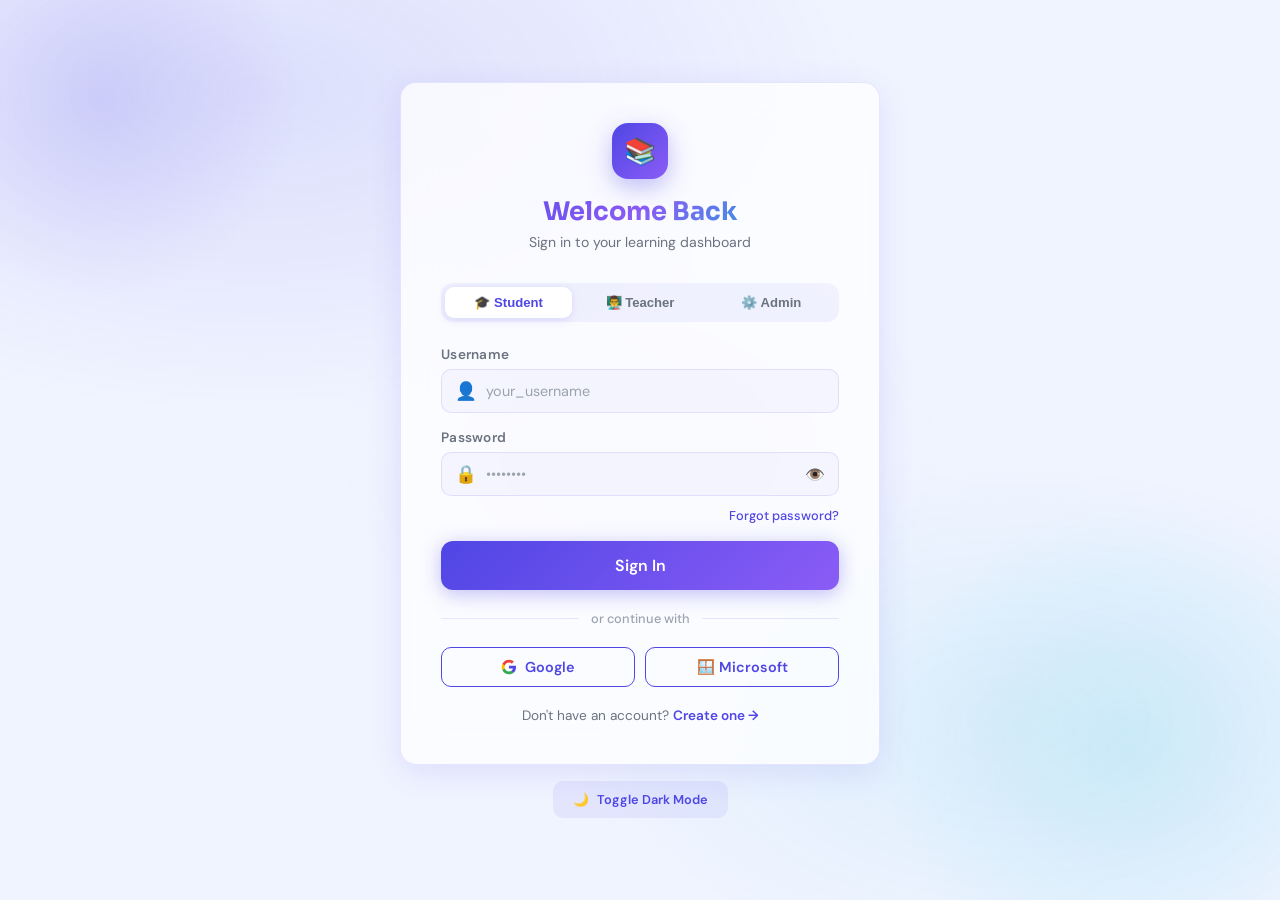
<file: frontend/pdfs.html>
<!DOCTYPE html>
<html lang="en">

<head>
  <meta charset="UTF-8">
  <meta name="viewport" content="width=device-width, initial-scale=1.0">
  <title>My PDFs — Remote Education Tutor</title>
  <link rel="stylesheet" href="css/styles.css">
  <style>
    .pdf-card {
      background: var(--bg-card);
      backdrop-filter: blur(16px);
      border: 1px solid var(--border);
      border-radius: var(--radius);
      padding: 20px;
      transition: var(--transition);
      cursor: pointer;
      position: relative;
      overflow: hidden;
    }

    .pdf-card::before {
      content: '';
      position: absolute;
      top: 0;
      left: 0;
      right: 0;
      height: 3px;
      border-radius: var(--radius) var(--radius) 0 0;
      transition: var(--transition);
      opacity: 0;
    }

    .pdf-card:hover {
      transform: translateY(-4px);
      box-shadow: var(--shadow-lg);
    }

    .pdf-card:hover::before {
      opacity: 1;
    }

    .pdf-card.notes::before {
      background: linear-gradient(90deg, var(--primary), var(--accent2));
    }

    .pdf-card.test::before {
      background: linear-gradient(90deg, var(--warning), #f97316);
    }

    .pdf-card.book::before {
      background: linear-gradient(90deg, var(--success), var(--accent));
    }

    .pdf-icon-wrap {
      width: 52px;
      height: 52px;
      border-radius: 14px;
      display: flex;
      align-items: center;
      justify-content: center;
      font-size: 1.5rem;
      margin-bottom: 14px;
      transition: var(--transition);
    }

    .pdf-card:hover .pdf-icon-wrap {
      transform: rotate(-5deg) scale(1.05);
    }

    .pdf-meta {
      display: flex;
      align-items: center;
      gap: 8px;
      flex-wrap: wrap;
      margin: 10px 0;
    }

    .pdf-actions {
      display: flex;
      gap: 8px;
      margin-top: 14px;
    }

    .filter-tab {
      padding: 7px 16px;
      border-radius: 99px;
      font-size: 0.8rem;
      font-weight: 600;
      border: 1.5px solid var(--border);
      cursor: pointer;
      transition: var(--transition);
      color: var(--text-muted);
      background: transparent;
    }

    .filter-tab.active {
      background: var(--primary);
      color: white;
      border-color: var(--primary);
    }

    .storage-bar {
      height: 8px;
      border-radius: 99px;
      background: rgba(79, 70, 229, 0.1);
      overflow: hidden;
      margin: 8px 0;
    }

    .storage-fill {
      height: 100%;
      border-radius: 99px;
      background: linear-gradient(90deg, var(--primary), var(--accent2));
      transition: width 1.2s ease;
    }

    .list-item {
      display: flex;
      align-items: center;
      gap: 14px;
      padding: 14px;
      border-radius: 10px;
      border: 1px solid var(--border);
      transition: var(--transition);
      cursor: pointer;
    }

    .list-item:hover {
      background: rgba(79, 70, 229, 0.04);
      border-color: var(--primary-light);
      transform: translateX(4px);
    }

    .view-toggle {
      display: flex;
      gap: 4px;
      background: rgba(79, 70, 229, 0.06);
      border-radius: 8px;
      padding: 3px;
    }

    .view-btn {
      padding: 5px 10px;
      border-radius: 6px;
      border: none;
      cursor: pointer;
      font-size: 0.8rem;
      transition: var(--transition);
      background: transparent;
      color: var(--text-muted);
    }

    .view-btn.active {
      background: white;
      color: var(--primary);
      box-shadow: 0 1px 4px rgba(0, 0, 0, 0.08);
    }

    [data-theme="dark"] .view-btn.active {
      background: rgba(79, 70, 229, 0.2);
    }
  </style>
</head>

<body>

  <script src="js/api.js"></script>
  <script>requireAuth();</script>
  <script src="js/layout.js"></script>
  <script>renderLayout('My PDFs', 'pdfs.html');</script>

  <main class="main-content page-content">

    <!-- Header -->
    <div
      style="display:flex;align-items:center;justify-content:space-between;margin-bottom:24px;flex-wrap:wrap;gap:12px">
      <div>
        <h2 style="font-size:1.4rem;margin-bottom:4px">My PDFs</h2>
        <p class="text-muted text-sm">All your generated notes, tests, and uploaded books in one place.</p>
      </div>
      <div style="display:flex;gap:10px;flex-wrap:wrap">
        <div class="search-bar">
          <input type="text" class="input" placeholder="Search PDFs..." style="width:220px;padding-left:40px"
            oninput="filterPDFs(this.value)">
        </div>
        <a href="upload.html" class="btn btn-primary">+ Upload Book</a>
      </div>
    </div>

    <!-- Stats bar -->
    <div class="card mb-6" style="padding:20px">
      <div style="display:flex;align-items:center;justify-content:space-between;flex-wrap:wrap;gap:16px">
        <div style="display:flex;gap:24px;flex-wrap:wrap">
          <div>
            <div style="font-size:1.4rem;font-weight:800;font-family:'Sora',sans-serif;color:var(--primary)">24</div>
            <div style="font-size:0.72rem;color:var(--text-muted)">Total Files</div>
          </div>
          <div>
            <div style="font-size:1.4rem;font-weight:800;font-family:'Sora',sans-serif;color:var(--success)">12</div>
            <div style="font-size:0.72rem;color:var(--text-muted)">Notes</div>
          </div>
          <div>
            <div style="font-size:1.4rem;font-weight:800;font-family:'Sora',sans-serif;color:var(--warning)">8</div>
            <div style="font-size:0.72rem;color:var(--text-muted)">Test Reports</div>
          </div>
          <div>
            <div style="font-size:1.4rem;font-weight:800;font-family:'Sora',sans-serif;color:var(--accent)">4</div>
            <div style="font-size:0.72rem;color:var(--text-muted)">Textbooks</div>
          </div>
        </div>
        <div style="min-width:180px">
          <div
            style="display:flex;justify-content:space-between;font-size:0.75rem;color:var(--text-muted);margin-bottom:4px">
            <span>Storage Used</span>
            <span>36.5 MB / 100 MB</span>
          </div>
          <div class="storage-bar">
            <div class="storage-fill" id="storage-bar" style="width:0"></div>
          </div>
          <div style="font-size:0.68rem;color:var(--text-light)">36% used · 63.5 MB free</div>
        </div>
      </div>
    </div>

    <!-- Filters & View Toggle -->
    <div
      style="display:flex;align-items:center;justify-content:space-between;margin-bottom:16px;flex-wrap:wrap;gap:12px">
      <div style="display:flex;gap:8px;flex-wrap:wrap">
        <button class="filter-tab active" onclick="setFilter('all',this)">All (24)</button>
        <button class="filter-tab" onclick="setFilter('notes',this)">📝 Notes (12)</button>
        <button class="filter-tab" onclick="setFilter('test',this)">📋 Tests (8)</button>
        <button class="filter-tab" onclick="setFilter('book',this)">📚 Books (4)</button>
      </div>
      <div class="view-toggle">
        <button class="view-btn active" id="grid-btn" onclick="setView('grid',this)">⊞ Grid</button>
        <button class="view-btn" id="list-btn" onclick="setView('list',this)">☰ List</button>
      </div>
    </div>

    <!-- Grid View -->
    <div id="grid-view" style="display:grid;grid-template-columns:repeat(auto-fill,minmax(220px,1fr));gap:16px">

      <div class="pdf-card notes">
        <div class="pdf-icon-wrap" style="background:rgba(79,70,229,0.1)">📝</div>
        <div style="font-size:0.9rem;font-weight:700;margin-bottom:4px;line-height:1.3">Newton's Laws — Chapter Notes
        </div>
        <div class="pdf-meta">
          <span class="badge badge-primary" style="font-size:0.65rem">Notes</span>
          <span class="badge badge-accent" style="font-size:0.65rem">Physics</span>
        </div>
        <div style="font-size:0.72rem;color:var(--text-light)">2.4 MB · Dec 22, 2025</div>
        <div class="pdf-actions">
          <button class="btn btn-outline btn-sm" onclick="showToast('Downloading...','success')" style="flex:1">📥
            Download</button>
          <button class="btn btn-ghost btn-sm" onclick="showToast('Shared via link!','success')">🔗</button>
          <button class="btn btn-ghost btn-sm" onclick="deleteFile(this.closest('.pdf-card'))">🗑️</button>
        </div>
      </div>

      <div class="pdf-card test">
        <div class="pdf-icon-wrap" style="background:rgba(245,158,11,0.1)">📋</div>
        <div style="font-size:0.9rem;font-weight:700;margin-bottom:4px;line-height:1.3">Physics Test Report — 88%</div>
        <div class="pdf-meta">
          <span class="badge badge-warning" style="font-size:0.65rem">Test Report</span>
          <span class="badge badge-success" style="font-size:0.65rem">88%</span>
        </div>
        <div style="font-size:0.72rem;color:var(--text-light)">1.1 MB · Dec 21, 2025</div>
        <div class="pdf-actions">
          <button class="btn btn-outline btn-sm" onclick="showToast('Downloading...','success')" style="flex:1">📥
            Download</button>
          <button class="btn btn-ghost btn-sm" onclick="showToast('Shared!','success')">🔗</button>
          <button class="btn btn-ghost btn-sm" onclick="deleteFile(this.closest('.pdf-card'))">🗑️</button>
        </div>
      </div>

      <div class="pdf-card book">
        <div class="pdf-icon-wrap" style="background:rgba(16,185,129,0.1)">📗</div>
        <div style="font-size:0.9rem;font-weight:700;margin-bottom:4px;line-height:1.3">NCERT Class 10 Physics</div>
        <div class="pdf-meta">
          <span class="badge badge-success" style="font-size:0.65rem">Textbook</span>
          <span class="badge"
            style="font-size:0.65rem;background:rgba(16,185,129,0.1);color:var(--success)">Indexed</span>
        </div>
        <div style="font-size:0.72rem;color:var(--text-light)">8.4 MB · Dec 20, 2025 · 380 pages</div>
        <div class="pdf-actions">
          <button class="btn btn-outline btn-sm" onclick="showToast('Downloading...','success')" style="flex:1">📥
            Download</button>
          <button class="btn btn-ghost btn-sm" onclick="showToast('Shared!','success')">🔗</button>
          <button class="btn btn-ghost btn-sm" onclick="deleteFile(this.closest('.pdf-card'))">🗑️</button>
        </div>
      </div>

      <div class="pdf-card notes">
        <div class="pdf-icon-wrap" style="background:rgba(79,70,229,0.1)">📝</div>
        <div style="font-size:0.9rem;font-weight:700;margin-bottom:4px;line-height:1.3">Quadratic Equations — Full Notes
        </div>
        <div class="pdf-meta">
          <span class="badge badge-primary" style="font-size:0.65rem">Notes</span>
          <span class="badge" style="font-size:0.65rem;background:rgba(139,92,246,0.1);color:var(--accent2)">Math</span>
        </div>
        <div style="font-size:0.72rem;color:var(--text-light)">1.8 MB · Dec 19, 2025</div>
        <div class="pdf-actions">
          <button class="btn btn-outline btn-sm" onclick="showToast('Downloading...','success')" style="flex:1">📥
            Download</button>
          <button class="btn btn-ghost btn-sm" onclick="showToast('Shared!','success')">🔗</button>
          <button class="btn btn-ghost btn-sm" onclick="deleteFile(this.closest('.pdf-card'))">🗑️</button>
        </div>
      </div>

      <div class="pdf-card test">
        <div class="pdf-icon-wrap" style="background:rgba(239,68,68,0.1)">📊</div>
        <div style="font-size:0.9rem;font-weight:700;margin-bottom:4px;line-height:1.3">Chemistry Test — 74%</div>
        <div class="pdf-meta">
          <span class="badge badge-warning" style="font-size:0.65rem">Test Report</span>
          <span class="badge badge-warning" style="font-size:0.65rem">74%</span>
        </div>
        <div style="font-size:0.72rem;color:var(--text-light)">0.9 MB · Dec 18, 2025</div>
        <div class="pdf-actions">
          <button class="btn btn-outline btn-sm" onclick="showToast('Downloading...','success')" style="flex:1">📥
            Download</button>
          <button class="btn btn-ghost btn-sm" onclick="showToast('Shared!','success')">🔗</button>
          <button class="btn btn-ghost btn-sm" onclick="deleteFile(this.closest('.pdf-card'))">🗑️</button>
        </div>
      </div>

      <div class="pdf-card book">
        <div class="pdf-icon-wrap" style="background:rgba(6,182,212,0.1)">📘</div>
        <div style="font-size:0.9rem;font-weight:700;margin-bottom:4px;line-height:1.3">NCERT Class 10 Mathematics</div>
        <div class="pdf-meta">
          <span class="badge badge-success" style="font-size:0.65rem">Textbook</span>
          <span class="badge"
            style="font-size:0.65rem;background:rgba(16,185,129,0.1);color:var(--success)">Indexed</span>
        </div>
        <div style="font-size:0.72rem;color:var(--text-light)">9.1 MB · Dec 17, 2025 · 420 pages</div>
        <div class="pdf-actions">
          <button class="btn btn-outline btn-sm" onclick="showToast('Downloading...','success')" style="flex:1">📥
            Download</button>
          <button class="btn btn-ghost btn-sm" onclick="showToast('Shared!','success')">🔗</button>
          <button class="btn btn-ghost btn-sm" onclick="deleteFile(this.closest('.pdf-card'))">🗑️</button>
        </div>
      </div>

      <div class="pdf-card notes">
        <div class="pdf-icon-wrap" style="background:rgba(139,92,246,0.1)">📝</div>
        <div style="font-size:0.9rem;font-weight:700;margin-bottom:4px;line-height:1.3">Indian Independence — Exam Notes
        </div>
        <div class="pdf-meta">
          <span class="badge badge-primary" style="font-size:0.65rem">Notes</span>
          <span class="badge"
            style="font-size:0.65rem;background:rgba(6,182,212,0.1);color:var(--accent)">History</span>
        </div>
        <div style="font-size:0.72rem;color:var(--text-light)">1.5 MB · Dec 16, 2025</div>
        <div class="pdf-actions">
          <button class="btn btn-outline btn-sm" onclick="showToast('Downloading...','success')" style="flex:1">📥
            Download</button>
          <button class="btn btn-ghost btn-sm" onclick="showToast('Shared!','success')">🔗</button>
          <button class="btn btn-ghost btn-sm" onclick="deleteFile(this.closest('.pdf-card'))">🗑️</button>
        </div>
      </div>

      <!-- Empty add card -->
      <div onclick="window.location.href='notes.html'"
        style="border:2.5px dashed var(--border);border-radius:var(--radius);padding:20px;display:flex;flex-direction:column;align-items:center;justify-content:center;gap:10px;cursor:pointer;transition:var(--transition);min-height:180px"
        onmouseover="this.style.borderColor='var(--primary)';this.style.background='rgba(79,70,229,0.04)'"
        onmouseout="this.style.borderColor='var(--border)';this.style.background=''">
        <div style="font-size:2rem;opacity:0.3">+</div>
        <div style="font-size:0.8rem;font-weight:600;color:var(--text-light)">Generate New Notes</div>
      </div>
    </div>

    <!-- List View (hidden) -->
    <div id="list-view" style="display:none;flex-direction:column;gap:8px">
      <!-- Generated dynamically -->
    </div>

  </main>

  <script src="js/app.js"></script>
  <script>
    let allDocs = [];

    async function loadPDFs() {
      try {
        allDocs = await DocumentsAPI.list();
        renderGrid(allDocs);
        updateStats(allDocs);
        // Animate storage bar based on real data
        const totalMB = allDocs.reduce((sum, d) => sum + (d.original_size || 0), 0) / 1024 / 1024;
        const pct = Math.min((totalMB / 100) * 100, 100).toFixed(1);
        setTimeout(() => {
          document.getElementById('storage-bar').style.width = pct + '%';
        }, 300);
      } catch(_) {
        setTimeout(() => { document.getElementById('storage-bar').style.width = '36.5%'; }, 300);
      }
    }

    function updateStats(docs) {
      const totalEl = document.querySelector('.card.mb-6 div:first-child .n, .card.mb-6 div:first-child div:first-child');
      const statsEls = document.querySelectorAll('.card.mb-6 [style*="font-weight:800"]');
      if (statsEls[0]) statsEls[0].textContent = docs.length;
    }

    function renderGrid(docs) {
      const grid = document.getElementById('grid-view');
      if (!docs.length) {
        grid.innerHTML = `<div style="grid-column:1/-1;text-align:center;padding:60px 20px;opacity:0.5">
          <div style="font-size:3rem;margin-bottom:16px">📭</div>
          <h3>No documents yet</h3>
          <p class="text-muted text-sm" style="margin:8px 0 16px">Upload your first textbook to get started</p>
          <a href="upload.html" class="btn btn-primary">+ Upload Book</a>
        </div>`;
        return;
      }

      const cards = docs.map(doc => `
        <div class="pdf-card book" data-id="${doc.id}" data-name="${doc.filename.toLowerCase()}">
          <div class="pdf-icon-wrap" style="background:rgba(16,185,129,0.1)">${doc.doc_type==='pdf'?'📗':'📄'}</div>
          <div style="font-size:0.9rem;font-weight:700;margin-bottom:4px;line-height:1.3">${doc.filename}</div>
          <div class="pdf-meta">
            <span class="badge badge-success" style="font-size:0.65rem">Textbook</span>
            <span class="badge" style="font-size:0.65rem;background:rgba(16,185,129,0.1);color:var(--success)">Indexed</span>
          </div>
          <div style="font-size:0.72rem;color:var(--text-light)">${(doc.original_size/1024/1024).toFixed(1)} MB · ${doc.chunk_count} chunks</div>
          <div class="pdf-actions">
            <button class="btn btn-outline btn-sm" onclick="showToast('Download not available for server-stored files','info')" style="flex:1">📥 Download</button>
            <button class="btn btn-ghost btn-sm" onclick="showToast('Link copied!','success')">🔗</button>
            <button class="btn btn-ghost btn-sm" onclick="deleteDoc(${doc.id},this.closest('.pdf-card'))">🗑️</button>
          </div>
        </div>`).join('');

      const addCard = `
        <div onclick="window.location.href='notes.html'"
          style="border:2.5px dashed var(--border);border-radius:var(--radius);padding:20px;display:flex;flex-direction:column;align-items:center;justify-content:center;gap:10px;cursor:pointer;transition:var(--transition);min-height:180px"
          onmouseover="this.style.borderColor='var(--primary)';this.style.background='rgba(79,70,229,0.04)'"
          onmouseout="this.style.borderColor='var(--border)';this.style.background=''">
          <div style="font-size:2rem;opacity:0.3">+</div>
          <div style="font-size:0.8rem;font-weight:600;color:var(--text-light)">Generate New Notes</div>
        </div>`;

      grid.innerHTML = cards + addCard;
    }

    function setFilter(type, btn) {
      document.querySelectorAll('.filter-tab').forEach(t => t.classList.remove('active'));
      btn.classList.add('active');
      const filtered = type === 'all' ? allDocs : allDocs.filter(d => d.doc_type === type);
      renderGrid(filtered);
    }

    function setView(view, btn) {
      document.querySelectorAll('.view-btn').forEach(b => b.classList.remove('active'));
      btn.classList.add('active');
      if (view === 'list') {
        document.getElementById('grid-view').style.display = 'none';
        const list = document.getElementById('list-view');
        list.style.display = 'flex';
        list.innerHTML = allDocs.map(doc => `
          <div class="list-item" data-id="${doc.id}">
            <div style="font-size:1.3rem;flex-shrink:0">${doc.doc_type==='pdf'?'📗':'📄'}</div>
            <div style="flex:1;min-width:0">
              <div style="font-size:0.85rem;font-weight:700">${doc.filename}</div>
              <div style="font-size:0.72rem;color:var(--text-light)">Textbook · ${doc.chunk_count} chunks</div>
            </div>
            <div style="display:flex;align-items:center;gap:10px;flex-shrink:0">
              <span style="font-size:0.75rem;color:var(--text-light)">${(doc.original_size/1024/1024).toFixed(1)} MB</span>
              <span class="badge badge-success" style="font-size:0.65rem">Indexed</span>
              <button class="btn btn-ghost btn-sm" onclick="deleteDoc(${doc.id},this.closest('.list-item'))">🗑️</button>
            </div>
          </div>`).join('');
      } else {
        document.getElementById('list-view').style.display = 'none';
        document.getElementById('grid-view').style.display = 'grid';
      }
    }

    function filterPDFs(query) {
      const cards = document.querySelectorAll('.pdf-card, .list-item');
      cards.forEach(card => {
        const name = (card.dataset.name || card.querySelector('[style*="font-weight:700"]')?.textContent || '').toLowerCase();
        card.style.display = !query || name.includes(query.toLowerCase()) ? '' : 'none';
      });
    }

    async function deleteDoc(id, el) {
      if (!confirm('Delete this document? This cannot be undone.')) return;
      try {
        await DocumentsAPI.delete(id);
        el.style.transition = 'all 0.3s ease';
        el.style.transform = 'scale(0.8)';
        el.style.opacity = '0';
        setTimeout(() => { el.remove(); allDocs = allDocs.filter(d => d.id !== id); updateStats(allDocs); }, 300);
        showToast('Document deleted', 'success');
      } catch(err) {
        showToast('Delete failed: ' + err.message, 'error');
      }
    }

    // Legacy alias
    function deleteFile(el) { el.style.transition='all 0.3s ease'; el.style.transform='scale(0.8)'; el.style.opacity='0'; setTimeout(()=>el.remove(),300); showToast('File deleted','success'); }

    document.addEventListener('DOMContentLoaded', loadPDFs);
  </script>
</body>

</html>
</file>
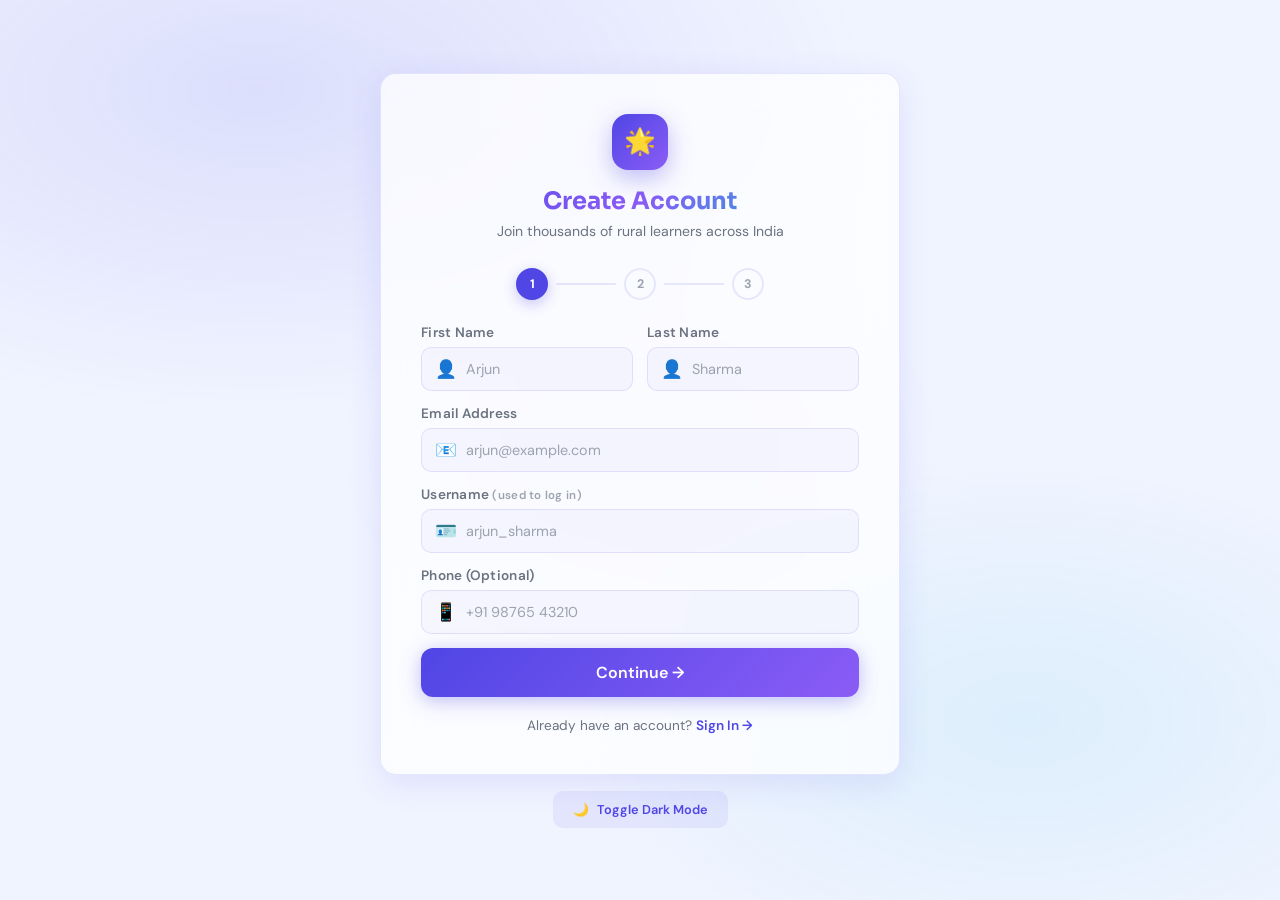
<file: frontend/register.html>
<!DOCTYPE html>
<html lang="en">

<head>
  <meta charset="UTF-8">
  <meta name="viewport" content="width=device-width, initial-scale=1.0">
  <title>Register — Remote Education Tutor</title>
  <link rel="stylesheet" href="css/styles.css">
  <style>
    .auth-page {
      min-height: 100vh;
      display: flex;
      align-items: center;
      justify-content: center;
      padding: 24px;
      position: relative;
      z-index: 1;
    }

    .auth-container {
      width: 100%;
      max-width: 520px;
      animation: pageFade 0.6s ease;
    }

    .auth-card {
      padding: 40px;
    }

    .auth-header {
      text-align: center;
      margin-bottom: 28px;
    }

    .auth-logo {
      display: inline-flex;
      align-items: center;
      justify-content: center;
      width: 56px;
      height: 56px;
      background: linear-gradient(135deg, var(--primary), var(--accent2));
      border-radius: 16px;
      font-size: 1.6rem;
      color: white;
      box-shadow: 0 8px 24px rgba(79, 70, 229, 0.35);
      margin-bottom: 16px;
      animation: float 3s ease-in-out infinite;
    }

    .auth-title {
      font-size: 1.5rem;
      margin-bottom: 6px;
    }

    .auth-sub {
      color: var(--text-muted);
      font-size: 0.88rem;
    }

    .form-stack {
      display: flex;
      flex-direction: column;
      gap: 14px;
    }

    .form-row {
      display: grid;
      grid-template-columns: 1fr 1fr;
      gap: 14px;
    }

    .role-grid {
      display: grid;
      grid-template-columns: repeat(3, 1fr);
      gap: 10px;
      margin-top: 4px;
    }

    .role-card {
      padding: 12px 8px;
      border-radius: 10px;
      border: 1.5px solid var(--border);
      cursor: pointer;
      text-align: center;
      transition: var(--transition);
    }

    .role-card:hover {
      border-color: var(--primary);
      background: rgba(79, 70, 229, 0.05);
    }

    .role-card.selected {
      border-color: var(--primary);
      background: rgba(79, 70, 229, 0.1);
    }

    .role-card .role-emoji {
      font-size: 1.4rem;
      display: block;
      margin-bottom: 4px;
    }

    .role-card .role-label {
      font-size: 0.75rem;
      font-weight: 600;
      color: var(--text-muted);
    }

    .role-card.selected .role-label {
      color: var(--primary);
    }

    .step-indicator {
      display: flex;
      align-items: center;
      gap: 8px;
      margin-bottom: 24px;
      justify-content: center;
    }

    .step {
      width: 32px;
      height: 32px;
      border-radius: 50%;
      display: flex;
      align-items: center;
      justify-content: center;
      font-size: 0.78rem;
      font-weight: 700;
      transition: var(--transition);
      border: 2px solid var(--border);
      color: var(--text-light);
    }

    .step.active {
      background: var(--primary);
      color: white;
      border-color: var(--primary);
      box-shadow: 0 4px 14px rgba(79, 70, 229, 0.3);
    }

    .step.done {
      background: var(--success);
      color: white;
      border-color: var(--success);
    }

    .step-line {
      flex: 1;
      height: 2px;
      background: var(--border);
      border-radius: 99px;
      max-width: 60px;
    }

    .step-line.done {
      background: var(--success);
    }

    .strength-bar {
      height: 4px;
      border-radius: 99px;
      background: var(--border);
      overflow: hidden;
      margin-top: 6px;
    }

    .strength-fill {
      height: 100%;
      border-radius: 99px;
      transition: width 0.4s ease, background 0.4s ease;
    }

    .pass-toggle {
      position: absolute;
      right: 14px;
      top: 50%;
      transform: translateY(-50%);
      cursor: pointer;
      color: var(--text-light);
      user-select: none;
      transition: var(--transition);
    }

    .pass-toggle:hover {
      color: var(--primary);
    }

    .auth-footer {
      text-align: center;
      margin-top: 20px;
      font-size: 0.85rem;
      color: var(--text-muted);
    }

    .auth-footer a {
      color: var(--primary);
      text-decoration: none;
      font-weight: 600;
    }

    @media(max-width:480px) {
      .form-row {
        grid-template-columns: 1fr;
      }
    }
  </style>
</head>

<body>
  <div class="auth-page">
    <div class="auth-container">
      <div class="glass auth-card">
        <div class="auth-header">
          <div class="auth-logo">🌟</div>
          <h1 class="auth-title text-gradient">Create Account</h1>
          <p class="auth-sub">Join thousands of rural learners across India</p>
        </div>

        <!-- Steps -->
        <div class="step-indicator">
          <div class="step active" id="step1-dot">1</div>
          <div class="step-line" id="line1"></div>
          <div class="step" id="step2-dot">2</div>
          <div class="step-line" id="line2"></div>
          <div class="step" id="step3-dot">3</div>
        </div>

        <!-- Step 1: Personal Info -->
        <div id="step-1" class="form-stack">
          <div class="form-row">
            <div class="input-group">
              <label class="input-label">First Name</label>
              <div class="input-icon">
                <span class="icon">👤</span>
                <input type="text" class="input" id="fname" placeholder="Arjun" required>
              </div>
            </div>
            <div class="input-group">
              <label class="input-label">Last Name</label>
              <div class="input-icon">
                <span class="icon">👤</span>
                <input type="text" class="input" id="lname" placeholder="Sharma">
              </div>
            </div>
          </div>

          <div class="input-group">
            <label class="input-label">Email Address</label>
            <div class="input-icon">
              <span class="icon">📧</span>
              <input type="email" class="input" id="email" placeholder="arjun@example.com" required>
            </div>
          </div>

          <div class="input-group">
            <label class="input-label">Username <span style="font-size:0.72rem;color:var(--text-light)">(used to log in)</span></label>
            <div class="input-icon">
              <span class="icon">🪪</span>
              <input type="text" class="input" id="reg-username" placeholder="arjun_sharma" required autocomplete="username">
            </div>
          </div>

          <div class="input-group">
            <label class="input-label">Phone (Optional)</label>
            <div class="input-icon">
              <span class="icon">📱</span>
              <input type="tel" class="input" placeholder="+91 98765 43210">
            </div>
          </div>

          <button class="btn btn-primary btn-lg btn-full" onclick="goStep(2)">
            Continue →
          </button>
        </div>

        <!-- Step 2: Role & School -->
        <div id="step-2" class="form-stack" style="display:none">
          <div class="input-group">
            <label class="input-label">Select Your Role</label>
            <div class="role-grid">
              <div class="role-card selected" onclick="selectReg('student',this)" data-role="student">
                <span class="role-emoji">🎓</span>
                <span class="role-label">Student</span>
              </div>
              <div class="role-card" onclick="selectReg('teacher',this)" data-role="teacher">
                <span class="role-emoji">👨‍🏫</span>
                <span class="role-label">Teacher</span>
              </div>
              <div class="role-card" onclick="selectReg('admin',this)" data-role="admin">
                <span class="role-emoji">⚙️</span>
                <span class="role-label">Admin</span>
              </div>
            </div>
          </div>

          <div class="input-group">
            <label class="input-label">State / Region</label>
            <div class="input-icon">
              <span class="icon">📍</span>
              <select class="input">
                <option>Uttar Pradesh</option>
                <option>Bihar</option>
                <option>Rajasthan</option>
                <option>Madhya Pradesh</option>
                <option>Odisha</option>
                <option>Jharkhand</option>
                <option>West Bengal</option>
                <option>Other</option>
              </select>
            </div>
          </div>

          <div class="input-group">
            <label class="input-label">School / Institution</label>
            <div class="input-icon">
              <span class="icon">🏫</span>
              <input type="text" class="input" placeholder="Government High School...">
            </div>
          </div>

          <div style="display:flex;gap:10px">
            <button class="btn btn-outline btn-full" onclick="goStep(1)">← Back</button>
            <button class="btn btn-primary btn-full" onclick="goStep(3)">Continue →</button>
          </div>
        </div>

        <!-- Step 3: Password -->
        <div id="step-3" class="form-stack" style="display:none">
          <div class="input-group">
            <label class="input-label">Create Password</label>
            <div class="input-icon" style="position:relative">
              <span class="icon">🔒</span>
              <input type="password" class="input" id="reg-pass" placeholder="Min 8 characters"
                oninput="checkStrength(this.value)">
              <span class="pass-toggle" onclick="togglePass2()">👁️</span>
            </div>
            <div class="strength-bar">
              <div class="strength-fill" id="strength-bar" style="width:0;background:var(--danger)"></div>
            </div>
            <span id="strength-label" class="text-xs text-light">Enter a password</span>
          </div>

          <div class="input-group">
            <label class="input-label">Confirm Password</label>
            <div class="input-icon">
              <span class="icon">🔒</span>
              <input type="password" class="input" id="conf-pass" placeholder="Re-enter password">
            </div>
          </div>

          <label
            style="display:flex;align-items:flex-start;gap:10px;cursor:pointer;font-size:0.82rem;color:var(--text-muted);line-height:1.5">
            <input type="checkbox" style="margin-top:2px;accent-color:var(--primary)" required>
            I agree to the <a href="#" style="color:var(--primary)">Terms of Service</a> and <a href="#"
              style="color:var(--primary)">Privacy Policy</a>
          </label>

          <div style="display:flex;gap:10px">
            <button class="btn btn-outline btn-full" onclick="goStep(2)">← Back</button>
            <button class="btn btn-primary btn-full" onclick="handleRegister()" id="reg-btn">
              <span id="reg-btn-text">Create Account 🚀</span>
              <span id="reg-loader" class="loader" style="display:none"></span>
            </button>
          </div>
        </div>

        <p class="auth-footer">
          Already have an account? <a href="login.html">Sign In →</a>
        </p>
      </div>

      <div style="text-align:center;margin-top:16px">
        <button class="btn btn-ghost theme-btn" style="font-size:0.8rem">
          <span class="theme-icon">🌙</span> Toggle Dark Mode
        </button>
      </div>
    </div>
  </div>

  <script src="js/api.js"></script>
  <script src="js/app.js"></script>
  <script>
    if (Auth.isLoggedIn()) window.location.href = 'dashboard.html';

    let currentStep = 1;
    let selectedRole = 'student';

    function goStep(n) {
      // Validate step 1 before moving forward
      if (n > 1 && currentStep === 1) {
        const fname = document.getElementById('fname').value.trim();
        const email = document.getElementById('email').value.trim();
        if (!fname || !email) { showToast('Please fill in your name and email', 'error'); return; }
        const uname = document.getElementById('reg-username') ? document.getElementById('reg-username').value.trim() : 'ok';
        if (!uname) { showToast('Please choose a username', 'error'); return; }
      }
      document.getElementById(`step-${currentStep}`).style.display = 'none';
      document.getElementById(`step-${n}`).style.display = 'flex';
      for (let i = 1; i <= 3; i++) {
        const dot = document.getElementById(`step${i}-dot`);
        if (i < n) { dot.className = 'step done'; dot.textContent = '✓'; }
        else if (i === n) { dot.className = 'step active'; dot.textContent = i; }
        else { dot.className = 'step'; dot.textContent = i; }
      }
      for (let i = 1; i <= 2; i++) {
        const line = document.getElementById(`line${i}`);
        line.className = i < n ? 'step-line done' : 'step-line';
      }
      currentStep = n;
    }

    function selectReg(role, el) {
      document.querySelectorAll('.role-card').forEach(c => c.classList.remove('selected'));
      el.classList.add('selected');
      selectedRole = role;
    }

    function checkStrength(val) {
      let score = 0;
      if (val.length >= 8) score++;
      if (/[A-Z]/.test(val)) score++;
      if (/[0-9]/.test(val)) score++;
      if (/[^A-Za-z0-9]/.test(val)) score++;
      const bar = document.getElementById('strength-bar');
      const label = document.getElementById('strength-label');
      const map = { 0: ['0%', 'var(--danger)', 'Too weak'], 1: ['25%', 'var(--danger)', 'Weak'], 2: ['50%', 'var(--warning)', 'Fair'], 3: ['75%', 'var(--primary)', 'Good'], 4: ['100%', 'var(--success)', 'Strong ✓'] };
      bar.style.width = map[score][0];
      bar.style.background = map[score][1];
      label.textContent = map[score][2];
      label.style.color = map[score][1];
    }

    function togglePass2() {
      const f = document.getElementById('reg-pass');
      f.type = f.type === 'password' ? 'text' : 'password';
    }

    async function handleRegister() {
      const pass = document.getElementById('reg-pass').value;
      const conf = document.getElementById('conf-pass').value;
      if (!pass) { showToast('Please enter a password', 'error'); return; }
      if (pass !== conf) { showToast('Passwords do not match', 'error'); return; }
      if (pass.length < 8) { showToast('Password must be at least 8 characters', 'error'); return; }

      const fname = document.getElementById('fname').value.trim();
      const lname = document.getElementById('lname').value.trim();
      const email = document.getElementById('email').value.trim();
      const username = document.getElementById('reg-username').value.trim().toLowerCase().replace(/\s+/g, '_');
      if (!username) { showToast('Please choose a username', 'error'); btn.disabled=false; document.getElementById('reg-btn-text').style.display='inline'; document.getElementById('reg-loader').style.display='none'; return; }

      const btn = document.getElementById('reg-btn');
      document.getElementById('reg-btn-text').style.display = 'none';
      document.getElementById('reg-loader').style.display = 'inline-block';
      btn.disabled = true;

      try {
        await AuthAPI.register(username, email, pass);
        showToast('Account created! Logging you in...', 'success');
        // Auto-login after register
        const loginData = await AuthAPI.login(username, pass);
        Auth.setSession(loginData.access_token, { username: loginData.username, user_id: loginData.user_id });
        setTimeout(() => window.location.href = 'dashboard.html', 900);
      } catch (err) {
        showToast(err.message || 'Registration failed. Try a different email.', 'error');
        btn.disabled = false;
        document.getElementById('reg-btn-text').style.display = 'inline';
        document.getElementById('reg-loader').style.display = 'none';
      }
    }
  </script>
</body>

</html>
</file>
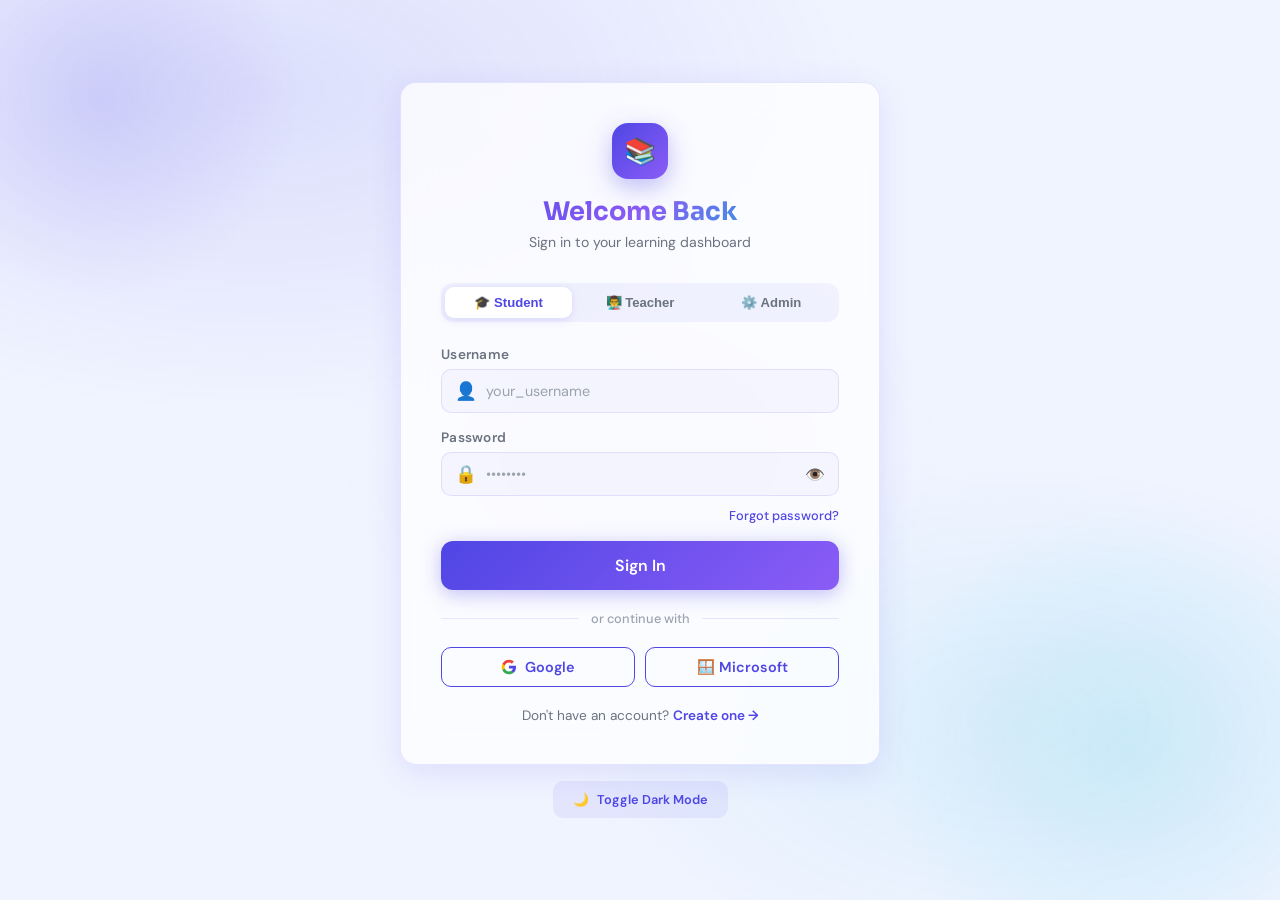
<file: frontend/test.html>
<!DOCTYPE html>
<html lang="en">

<head>
  <meta charset="UTF-8">
  <meta name="viewport" content="width=device-width, initial-scale=1.0">
  <title>Test Generator — Remote Education Tutor</title>
  <link rel="stylesheet" href="css/styles.css">
  <style>
    .difficulty-btn {
      flex: 1;
      padding: 12px 8px;
      border-radius: 10px;
      border: 1.5px solid var(--border);
      cursor: pointer;
      text-align: center;
      transition: var(--transition);
      font-size: 0.82rem;
      font-weight: 600;
      color: var(--text-muted);
      background: transparent;
    }

    .difficulty-btn:hover {
      border-color: var(--primary);
    }

    .difficulty-btn.active {
      border-color: var(--primary);
      background: rgba(79, 70, 229, 0.1);
      color: var(--primary);
    }

    .difficulty-btn.easy.active {
      border-color: var(--success);
      background: rgba(16, 185, 129, 0.1);
      color: var(--success);
    }

    .difficulty-btn.medium.active {
      border-color: var(--warning);
      background: rgba(245, 158, 11, 0.1);
      color: var(--warning);
    }

    .difficulty-btn.hard.active {
      border-color: var(--danger);
      background: rgba(239, 68, 68, 0.1);
      color: var(--danger);
    }

    .question-card {
      border: 1px solid var(--border);
      border-radius: var(--radius);
      padding: 20px;
      transition: var(--transition);
      animation: slideDown 0.3s ease;
    }

    .question-card:hover {
      box-shadow: var(--shadow);
    }

    .question-num {
      display: inline-flex;
      align-items: center;
      justify-content: center;
      width: 28px;
      height: 28px;
      border-radius: 8px;
      background: rgba(79, 70, 229, 0.1);
      color: var(--primary);
      font-size: 0.78rem;
      font-weight: 700;
      margin-right: 8px;
    }

    .test-timer {
      display: flex;
      align-items: center;
      gap: 8px;
      background: rgba(239, 68, 68, 0.08);
      border: 1px solid rgba(239, 68, 68, 0.2);
      border-radius: 10px;
      padding: 8px 16px;
      font-weight: 700;
      color: var(--danger);
      font-family: 'Sora', sans-serif;
      font-size: 1rem;
    }

    .result-card {
      text-align: center;
      padding: 32px;
      background: linear-gradient(135deg, rgba(79, 70, 229, 0.06), rgba(139, 92, 246, 0.04));
      border-radius: var(--radius);
      border: 1px solid rgba(79, 70, 229, 0.15);
    }

    .score-circle {
      width: 100px;
      height: 100px;
      border-radius: 50%;
      background: conic-gradient(var(--primary) 0% var(--score-pct, 0%), rgba(79, 70, 229, 0.1) 0%);
      display: flex;
      align-items: center;
      justify-content: center;
      margin: 0 auto 16px;
      position: relative;
    }

    .score-inner {
      width: 78px;
      height: 78px;
      border-radius: 50%;
      background: var(--bg-card);
      display: flex;
      align-items: center;
      justify-content: center;
      font-family: 'Sora', sans-serif;
      font-size: 1.3rem;
      font-weight: 800;
    }
  </style>
</head>

<body>

  <script src="js/api.js"></script>
  <script>requireAuth();</script>
  <script src="js/layout.js"></script>
  <script>renderLayout('Test Generator', 'test.html');</script>

  <main class="main-content page-content">
    <div style="margin-bottom:24px">
      <h2 style="font-size:1.4rem;margin-bottom:6px">Test Generator</h2>
      <p class="text-muted text-sm">Generate custom MCQ tests from your textbooks. Practice and track progress.</p>
    </div>

    <!-- Config + Test -->
    <div id="config-view">
      <div class="grid-2" style="gap:24px">
        <!-- Configuration -->
        <div class="card">
          <h4 style="font-size:0.9rem;margin-bottom:18px">⚙️ Test Configuration</h4>
          <div style="display:flex;flex-direction:column;gap:16px">
            <div class="input-group">
              <label class="input-label">Subject</label>
              <div class="input-icon">
                <span class="icon">📚</span>
                <select class="input">
                  <option>Physics — Chapter 2: Newton's Laws</option>
                  <option>Chemistry — Chapter 1: Chemical Reactions</option>
                  <option>Mathematics — Chapter 4: Quadratic Equations</option>
                  <option>Biology — Chapter 1: Life Processes</option>
                  <option>History — Chapter 3: Nationalism in India</option>
                </select>
              </div>
            </div>

            <div class="input-group">
              <label class="input-label">Difficulty Level</label>
              <div style="display:flex;gap:8px">
                <button class="difficulty-btn easy active" id="diff-easy" onclick="setDiff('easy')">🟢 Easy</button>
                <button class="difficulty-btn medium" id="diff-medium" onclick="setDiff('medium')">🟡 Medium</button>
                <button class="difficulty-btn hard" id="diff-hard" onclick="setDiff('hard')">🔴 Hard</button>
              </div>
            </div>

            <div class="input-group">
              <label class="input-label">Number of Questions</label>
              <div style="display:flex;gap:8px">
                <button class="difficulty-btn" id="q5" onclick="setQCount(5,this)">5</button>
                <button class="difficulty-btn active" id="q10" onclick="setQCount(10,this)">10</button>
                <button class="difficulty-btn" id="q15" onclick="setQCount(15,this)">15</button>
                <button class="difficulty-btn" id="q20" onclick="setQCount(20,this)">20</button>
              </div>
            </div>

            <div class="input-group">
              <label class="input-label">Time Limit</label>
              <div style="display:flex;gap:8px">
                <button class="difficulty-btn" onclick="setTime(5,this)">5 min</button>
                <button class="difficulty-btn active" onclick="setTime(10,this)">10 min</button>
                <button class="difficulty-btn" onclick="setTime(15,this)">15 min</button>
                <button class="difficulty-btn" onclick="setTime(0,this)">No limit</button>
              </div>
            </div>

            <div style="display:flex;gap:10px">
              <label
                style="display:flex;align-items:center;gap:8px;cursor:pointer;font-size:0.82rem;padding:10px;border-radius:8px;border:1px solid var(--border);flex:1">
                <input type="checkbox" checked style="accent-color:var(--primary)"> Shuffle Questions
              </label>
              <label
                style="display:flex;align-items:center;gap:8px;cursor:pointer;font-size:0.82rem;padding:10px;border-radius:8px;border:1px solid var(--border);flex:1">
                <input type="checkbox" checked style="accent-color:var(--primary)"> Show Explanations
              </label>
            </div>

            <button class="btn btn-primary btn-lg btn-full" onclick="generateTest()">
              🚀 Generate Test
            </button>
          </div>
        </div>

        <!-- Stats & History -->
        <div>
          <div class="card mb-4">
            <h4 style="font-size:0.9rem;margin-bottom:16px">📊 Your Performance</h4>
            <div style="display:grid;grid-template-columns:1fr 1fr;gap:12px">
              <div style="padding:14px;border-radius:10px;background:rgba(79,70,229,0.05);text-align:center">
                <div style="font-family:'Sora',sans-serif;font-size:1.5rem;font-weight:800;color:var(--primary)">24
                </div>
                <div style="font-size:0.72rem;color:var(--text-muted)">Tests Taken</div>
              </div>
              <div style="padding:14px;border-radius:10px;background:rgba(16,185,129,0.05);text-align:center">
                <div style="font-family:'Sora',sans-serif;font-size:1.5rem;font-weight:800;color:var(--success)">82%
                </div>
                <div style="font-size:0.72rem;color:var(--text-muted)">Avg Score</div>
              </div>
              <div style="padding:14px;border-radius:10px;background:rgba(245,158,11,0.05);text-align:center">
                <div style="font-family:'Sora',sans-serif;font-size:1.5rem;font-weight:800;color:var(--warning)">95%
                </div>
                <div style="font-size:0.72rem;color:var(--text-muted)">Best Score</div>
              </div>
              <div style="padding:14px;border-radius:10px;background:rgba(6,182,212,0.05);text-align:center">
                <div style="font-family:'Sora',sans-serif;font-size:1.5rem;font-weight:800;color:var(--accent)">7.2m
                </div>
                <div style="font-size:0.72rem;color:var(--text-muted)">Avg Time</div>
              </div>
            </div>
          </div>

          <div class="card">
            <h4 style="font-size:0.9rem;margin-bottom:14px">🕐 Recent Tests</h4>
            <div style="display:flex;flex-direction:column;gap:10px">
              <div
                style="display:flex;align-items:center;gap:12px;padding:10px;border-radius:8px;border:1px solid var(--border)">
                <span style="font-size:1rem">⚛️</span>
                <div style="flex:1;min-width:0">
                  <div style="font-size:0.82rem;font-weight:600">Newton's Laws</div>
                  <div style="font-size:0.7rem;color:var(--text-light)">10 questions · 8 min ago</div>
                </div>
                <span class="badge badge-success">88%</span>
              </div>
              <div
                style="display:flex;align-items:center;gap:12px;padding:10px;border-radius:8px;border:1px solid var(--border)">
                <span style="font-size:1rem">🧪</span>
                <div style="flex:1;min-width:0">
                  <div style="font-size:0.82rem;font-weight:600">Acid, Bases & Salts</div>
                  <div style="font-size:0.7rem;color:var(--text-light)">15 questions · Yesterday</div>
                </div>
                <span class="badge badge-warning">74%</span>
              </div>
              <div
                style="display:flex;align-items:center;gap:12px;padding:10px;border-radius:8px;border:1px solid var(--border)">
                <span style="font-size:1rem">📐</span>
                <div style="flex:1;min-width:0">
                  <div style="font-size:0.82rem;font-weight:600">Quadratic Equations</div>
                  <div style="font-size:0.7rem;color:var(--text-light)">10 questions · 2 days ago</div>
                </div>
                <span class="badge badge-success">95%</span>
              </div>
            </div>
          </div>
        </div>
      </div>
    </div>

    <!-- Test View (hidden by default) -->
    <div id="test-view" style="display:none">
      <div
        style="display:flex;align-items:center;justify-content:space-between;margin-bottom:20px;flex-wrap:wrap;gap:12px">
        <div>
          <h3 style="font-size:1rem">Newton's Laws of Motion — Test</h3>
          <p class="text-sm text-muted" id="q-progress">Question 1 of 10</p>
        </div>
        <div style="display:flex;align-items:center;gap:12px">
          <div class="test-timer" id="timer">⏱️ 10:00</div>
          <button class="btn btn-outline btn-sm" onclick="submitTest()">Submit Test</button>
        </div>
      </div>

      <!-- Progress -->
      <div class="progress-bar mb-6" style="height:8px">
        <div class="progress-fill" id="test-progress" style="width:10%"></div>
      </div>

      <div id="questions-container"></div>

      <div style="display:flex;justify-content:space-between;margin-top:24px">
        <button class="btn btn-outline" id="prev-btn" onclick="prevQ()" disabled>← Previous</button>
        <div style="display:flex;gap:6px;flex-wrap:wrap;justify-content:center" id="q-dots"></div>
        <button class="btn btn-primary" id="next-btn" onclick="nextQ()">Next →</button>
      </div>
    </div>

    <!-- Result View -->
    <div id="result-view" style="display:none">
      <div class="result-card">
        <div class="score-circle" id="score-circle">
          <div class="score-inner" id="score-display">0%</div>
        </div>
        <h2 style="font-size:1.4rem;margin-bottom:8px" id="result-title">Well Done!</h2>
        <p class="text-muted text-sm" id="result-sub">You scored 8 out of 10 questions correctly</p>

        <div style="display:grid;grid-template-columns:repeat(3,1fr);gap:14px;max-width:360px;margin:24px auto">
          <div style="padding:12px;border-radius:10px;background:rgba(16,185,129,0.08)">
            <div style="font-size:1.3rem;font-weight:800;color:var(--success)" id="correct-count">0</div>
            <div style="font-size:0.72rem;color:var(--text-muted)">Correct</div>
          </div>
          <div style="padding:12px;border-radius:10px;background:rgba(239,68,68,0.08)">
            <div style="font-size:1.3rem;font-weight:800;color:var(--danger)" id="wrong-count">0</div>
            <div style="font-size:0.72rem;color:var(--text-muted)">Wrong</div>
          </div>
          <div style="padding:12px;border-radius:10px;background:rgba(245,158,11,0.08)">
            <div style="font-size:1.3rem;font-weight:800;color:var(--warning)" id="time-taken">0:00</div>
            <div style="font-size:0.72rem;color:var(--text-muted)">Time</div>
          </div>
        </div>

        <div style="display:flex;gap:10px;justify-content:center;flex-wrap:wrap;margin-top:8px">
          <button class="btn btn-outline" onclick="reviewAnswers()">📋 Review Answers</button>
          <button class="btn btn-primary" onclick="retakeTest()">🔄 Retake Test</button>
          <button class="btn btn-ghost"
            onclick="document.getElementById('config-view').style.display='block';document.getElementById('result-view').style.display='none'">⚙️
            New Test</button>
        </div>
      </div>
    </div>
  </main>

  <script src="js/app.js"></script>
  <script>
    // Real questions loaded from backend; fallback to built-in set if no docs uploaded
    let questions = [];
    let activeDocumentId = null;
    let difficulty = 'easy';
    let qCount = 10;
    let timeLimit = 10;
    let currentQ = 0;
    let userAnswers = [];
    let timerInterval;
    let timeLeft = 600;
    let testStartTime;

    // Load user docs to populate the subject selector
    async function loadDocs() {
      try {
        const docs = await DocumentsAPI.list();
        const sel = document.querySelector('select.input');
        if (sel && docs.length > 0) {
          sel.innerHTML = docs.map(d => `<option value="${d.id}">${d.filename}</option>`).join('');
          activeDocumentId = docs[0].id;
          sel.addEventListener('change', () => { activeDocumentId = parseInt(sel.value); });
        }
        // Load recent results
        const results = await TestsAPI.results();
        if (results.length > 0) {
          const testsEl = document.getElementById('recent-tests-list');
          if (testsEl) {
            testsEl.innerHTML = results.slice(0, 3).map(r => `
              <div style="display:flex;align-items:center;gap:12px;padding:10px;border-radius:8px;border:1px solid var(--border)">
                <span style="font-size:1rem">📋</span>
                <div style="flex:1;min-width:0">
                  <div style="font-size:0.82rem;font-weight:600">Document #${r.document_id}</div>
                  <div style="font-size:0.7rem;color:var(--text-light)">${r.total_questions} questions · ${new Date(r.taken_at).toLocaleDateString()}</div>
                </div>
                <span class="badge ${r.score >= 75 ? 'badge-success' : 'badge-warning'}">${r.score}%</span>
              </div>`).join('');
          }
        }
      } catch(_) {}
    }

    function setDiff(d) {
      difficulty = d;
      ['easy', 'medium', 'hard'].forEach(x => {
        const el = document.getElementById(`diff-${x}`);
        el.className = `difficulty-btn ${x}`;
      });
      document.getElementById(`diff-${d}`).classList.add('active');
    }

    function setQCount(n, btn) {
      qCount = n;
      document.querySelectorAll('[id^="q"]').forEach(b => b.classList.remove('active'));
      btn.classList.add('active');
    }

    function setTime(t, btn) {
      timeLimit = t;
      document.querySelectorAll('.difficulty-btn:not([id])').forEach(b => b.classList.remove('active'));
      btn.classList.add('active');
    }

    async function generateTest() {
      if (!activeDocumentId) {
        showToast('Please upload a document first to generate a test from it', 'error');
        return;
      }

      // Show loading state
      const genBtn = document.querySelector('[onclick="generateTest()"]');
      const origText = genBtn.innerHTML;
      genBtn.innerHTML = '<span class="loader"></span> Generating with AI...';
      genBtn.disabled = true;

      try {
        const data = await TestsAPI.generate(activeDocumentId);
        // Convert backend format to local format
        questions = data.questions.map(q => ({
          q: q.question,
          opts: [q.options.A, q.options.B, q.options.C, q.options.D],
          ans: ['A','B','C','D'].indexOf(q.correct_answer),
          explanation: q.explanation,
        }));

        // Trim to qCount
        questions = questions.slice(0, Math.min(qCount, questions.length));
        qCount = questions.length;

        showToast(`Generated ${qCount} questions from your document!`, 'success');
      } catch(err) {
        genBtn.innerHTML = origText;
        genBtn.disabled = false;
        showToast(err.message.includes('429') ? 'AI rate-limited. Wait 60s and try again.' : `Failed: ${err.message}`, 'error');
        return;
      }

      genBtn.innerHTML = origText;
      genBtn.disabled = false;

      document.getElementById('config-view').style.display = 'none';
      document.getElementById('test-view').style.display = 'block';
      userAnswers = new Array(qCount).fill(-1);
      currentQ = 0;
      testStartTime = Date.now();
      timeLeft = timeLimit * 60 || 99999;
      startTimer();
      renderQuestion();
      renderDots();
    }

    function startTimer() {
      if (!timeLimit) return;
      timerInterval = setInterval(() => {
        timeLeft--;
        const m = Math.floor(timeLeft / 60).toString().padStart(2,'0');
        const s = (timeLeft % 60).toString().padStart(2,'0');
        document.getElementById('timer').innerHTML = `⏱️ ${m}:${s}`;
        if (timeLeft <= 0) { clearInterval(timerInterval); submitTest(); }
        if (timeLeft <= 60) document.getElementById('timer').style.color = 'var(--danger)';
      }, 1000);
    }

    function renderQuestion() {
      const q = questions[currentQ];
      if (!q) return;
      const letters = ['A','B','C','D'];
      document.getElementById('q-progress').textContent = `Question ${currentQ+1} of ${qCount}`;
      document.getElementById('test-progress').style.width = ((currentQ+1)/qCount*100)+'%';
      document.getElementById('prev-btn').disabled = currentQ === 0;
      document.getElementById('next-btn').textContent = currentQ === qCount-1 ? 'Submit →' : 'Next →';
      document.getElementById('questions-container').innerHTML = `
        <div class="question-card">
          <div style="margin-bottom:16px">
            <span class="question-num">Q${currentQ+1}</span>
            <span style="font-size:0.95rem;font-weight:700">${q.q}</span>
          </div>
          <div style="display:flex;flex-direction:column;gap:10px">
            ${q.opts.map((opt,i) => `
              <div class="mcq-option ${userAnswers[currentQ]===i?'selected':''}" onclick="selectAnswer(${i})">
                <div class="option-letter">${letters[i]}</div><span>${opt}</span>
              </div>`).join('')}
          </div>
        </div>`;
    }

    function selectAnswer(idx) { userAnswers[currentQ] = idx; renderQuestion(); renderDots(); }
    function nextQ() { if (currentQ === qCount-1) { submitTest(); return; } currentQ++; renderQuestion(); }
    function prevQ() { if (currentQ > 0) { currentQ--; renderQuestion(); } }

    function renderDots() {
      document.getElementById('q-dots').innerHTML = Array(qCount).fill('').map((_,i) => `
        <div onclick="currentQ=${i};renderQuestion()" style="width:28px;height:28px;border-radius:8px;display:flex;align-items:center;justify-content:center;font-size:0.72rem;font-weight:700;cursor:pointer;transition:var(--transition);background:${i===currentQ?'var(--primary)':userAnswers[i]>=0?'rgba(16,185,129,0.2)':'rgba(79,70,229,0.08)'};color:${i===currentQ?'white':userAnswers[i]>=0?'var(--success)':'var(--text-muted)'}">${i+1}</div>`).join('');
    }

    async function submitTest() {
      clearInterval(timerInterval);
      const elapsed = Math.floor((Date.now() - testStartTime) / 1000);
      const m = Math.floor(elapsed/60), s = elapsed%60;

      // Build answers dict for API: { question_index: "A"|"B"|"C"|"D" }
      const answersDict = {};
      userAnswers.forEach((ans, i) => { if (ans >= 0) answersDict[i] = ['A','B','C','D'][ans]; });

      const backendQuestions = questions.map(q => ({
        question: q.q,
        options: { A: q.opts[0], B: q.opts[1], C: q.opts[2], D: q.opts[3] },
        correct_answer: ['A','B','C','D'][q.ans],
        explanation: q.explanation || '',
      }));

      // Submit to backend (best effort — don't block UI on failure)
      try {
        await TestsAPI.submit(activeDocumentId, answersDict, backendQuestions);
      } catch(_) {}

      // Calculate score locally for instant feedback
      let correct = 0;
      userAnswers.forEach((ans, i) => { if (ans === questions[i].ans) correct++; });
      const answered = userAnswers.filter(a => a >= 0).length;
      const pct = Math.round(correct/qCount*100);

      document.getElementById('test-view').style.display = 'none';
      document.getElementById('result-view').style.display = 'block';
      document.getElementById('score-display').textContent = pct+'%';
      document.getElementById('score-circle').style.setProperty('--score-pct', pct+'%');
      document.getElementById('correct-count').textContent = correct;
      document.getElementById('wrong-count').textContent = answered - correct;
      document.getElementById('time-taken').textContent = `${m}:${s.toString().padStart(2,'0')}`;

      const titles = {0:'Keep Practicing! 💪',60:'Good Effort! 👍',75:'Well Done! 🌟',90:'Excellent! 🏆'};
      const key = Object.keys(titles).reverse().find(k => pct >= k);
      document.getElementById('result-title').textContent = titles[key];
      document.getElementById('result-sub').textContent = `You scored ${correct} out of ${qCount} questions correctly`;
      showToast(`Test done! Score: ${pct}%`, pct >= 75 ? 'success' : 'warning');
    }

    function reviewAnswers() {
      // Show correct answers inline
      const container = document.getElementById('questions-container');
      if (!container) return;
      showToast('Scrolling to review...', 'info');
      document.getElementById('result-view').style.display = 'none';
      document.getElementById('test-view').style.display = 'block';
      document.getElementById('questions-container').innerHTML = questions.map((q,qi) => {
        const letters = ['A','B','C','D'];
        return `<div class="question-card" style="margin-bottom:12px">
          <div style="margin-bottom:12px"><span class="question-num">Q${qi+1}</span><span style="font-size:0.92rem;font-weight:700">${q.q}</span></div>
          <div style="display:flex;flex-direction:column;gap:8px">
            ${q.opts.map((opt,i) => {
              let bg = 'transparent'; let border = 'var(--border)';
              if (i === q.ans) { bg='rgba(16,185,129,0.1)'; border='var(--success)'; }
              else if (userAnswers[qi]===i && i!==q.ans) { bg='rgba(239,68,68,0.08)'; border='var(--danger)'; }
              return `<div style="padding:10px 14px;border-radius:10px;border:1.5px solid ${border};background:${bg};font-size:0.85rem;display:flex;gap:10px">
                <span style="font-weight:700;color:${i===q.ans?'var(--success)':userAnswers[qi]===i?'var(--danger)':'var(--text-muted)'}">${letters[i]}</span>
                <span>${opt}</span>
              </div>`;
            }).join('')}
          </div>
          ${q.explanation?`<div style="margin-top:10px;padding:10px;border-radius:8px;background:rgba(79,70,229,0.06);font-size:0.8rem;color:var(--text-muted)">💡 ${q.explanation}</div>`:''}
        </div>`;
      }).join('');
    }

    function retakeTest() {
      document.getElementById('result-view').style.display = 'none';
      generateTest();
    }

    document.addEventListener('DOMContentLoaded', loadDocs);
  </script>
</body>

</html>
</file>
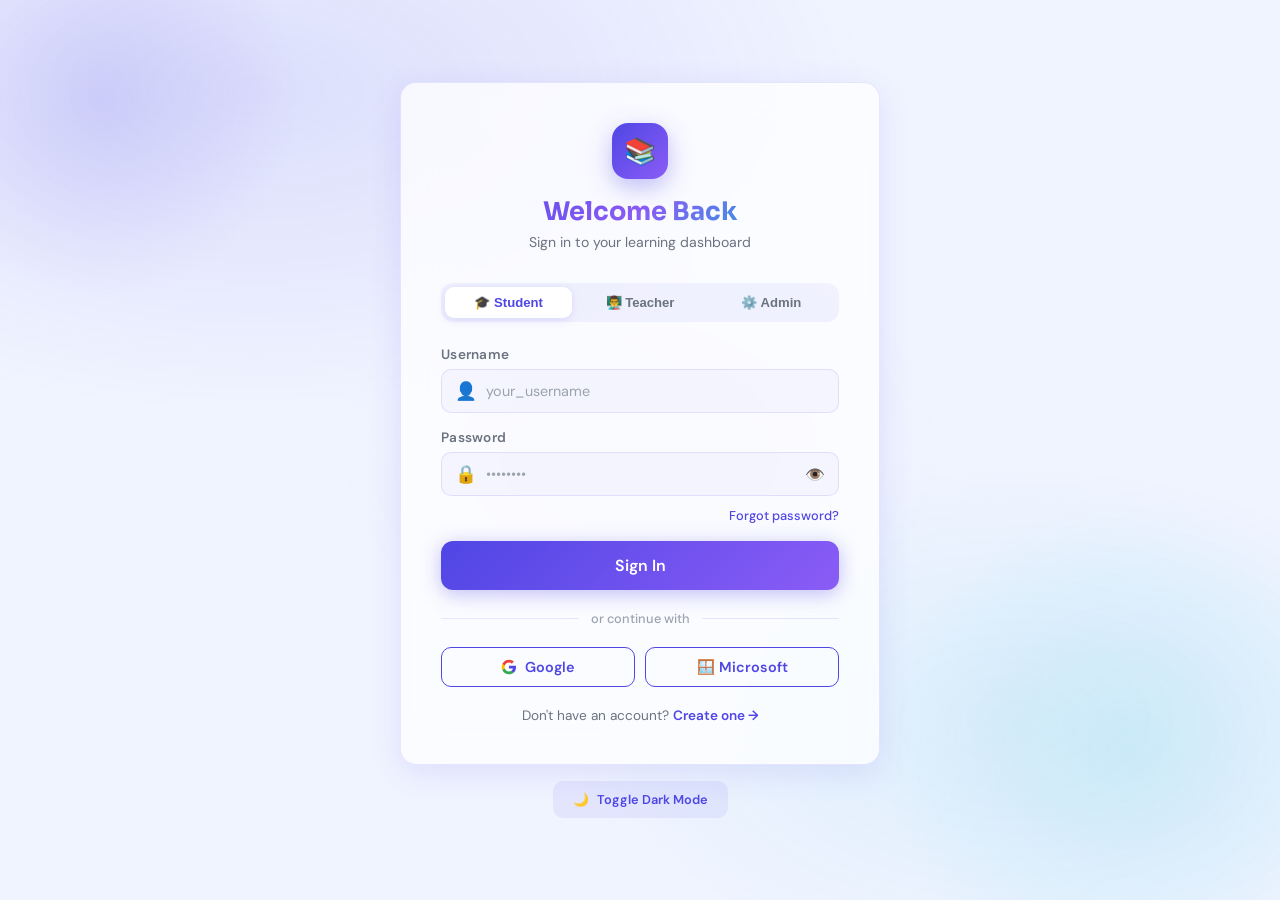
<file: frontend/upload.html>
<!DOCTYPE html>
<html lang="en">

<head>
  <meta charset="UTF-8">
  <meta name="viewport" content="width=device-width, initial-scale=1.0">
  <title>Upload Book — Remote Education Tutor</title>
  <link rel="stylesheet" href="css/styles.css">
  <style>
    .upload-zone {
      border: 2.5px dashed var(--primary-light);
      border-radius: var(--radius);
      padding: 64px 32px;
      text-align: center;
      cursor: pointer;
      transition: var(--transition);
      background: rgba(79, 70, 229, 0.02);
      position: relative;
      overflow: hidden;
    }

    .upload-zone::before {
      content: '';
      position: absolute;
      inset: 0;
      background: linear-gradient(135deg, rgba(79, 70, 229, 0.04), rgba(139, 92, 246, 0.03));
      opacity: 0;
      transition: var(--transition);
    }

    .upload-zone:hover,
    .upload-zone.drag-active {
      border-color: var(--primary);
      background: rgba(79, 70, 229, 0.05);
      transform: scale(1.01);
    }

    .upload-zone:hover::before,
    .upload-zone.drag-active::before {
      opacity: 1;
    }

    .upload-icon-wrap {
      width: 80px;
      height: 80px;
      margin: 0 auto 20px;
      background: linear-gradient(135deg, rgba(79, 70, 229, 0.12), rgba(139, 92, 246, 0.08));
      border-radius: 20px;
      display: flex;
      align-items: center;
      justify-content: center;
      font-size: 2.2rem;
      animation: float 3s ease-in-out infinite;
      transition: var(--transition);
    }

    .upload-zone:hover .upload-icon-wrap {
      transform: scale(1.1) rotate(-5deg);
    }

    .progress-card {
      padding: 20px;
    }

    .file-progress-item {
      padding: 14px;
      border-radius: 10px;
      border: 1px solid var(--border);
      background: rgba(79, 70, 229, 0.02);
      margin-bottom: 10px;
      animation: slideDown 0.3s ease;
    }

    .file-info {
      display: flex;
      align-items: center;
      gap: 12px;
      margin-bottom: 10px;
    }

    .file-icon {
      width: 38px;
      height: 38px;
      border-radius: 10px;
      background: rgba(239, 68, 68, 0.1);
      display: flex;
      align-items: center;
      justify-content: center;
      font-size: 1.2rem;
      flex-shrink: 0;
    }

    .file-details {
      flex: 1;
      min-width: 0;
    }

    .file-name {
      font-size: 0.85rem;
      font-weight: 600;
      white-space: nowrap;
      overflow: hidden;
      text-overflow: ellipsis;
    }

    .file-size {
      font-size: 0.72rem;
      color: var(--text-light);
      margin-top: 2px;
    }

    .file-status {
      font-size: 0.72rem;
      font-weight: 600;
    }

    .pdf-preview {
      background: rgba(79, 70, 229, 0.03);
      border: 1px solid var(--border);
      border-radius: var(--radius);
      padding: 20px;
      min-height: 300px;
      display: flex;
      flex-direction: column;
      align-items: center;
      justify-content: center;
      gap: 12px;
    }

    .pdf-page-mock {
      width: 100%;
      max-width: 280px;
      background: white;
      border-radius: 8px;
      padding: 20px;
      box-shadow: 0 8px 32px rgba(0, 0, 0, 0.1);
      border: 1px solid rgba(0, 0, 0, 0.06);
    }

    [data-theme="dark"] .pdf-page-mock {
      background: rgba(30, 27, 75, 0.8);
    }

    .pdf-line {
      height: 10px;
      border-radius: 4px;
      background: rgba(79, 70, 229, 0.1);
      margin-bottom: 8px;
    }

    .proc-steps {
      display: flex;
      flex-direction: column;
      gap: 10px;
    }

    .proc-step {
      display: flex;
      align-items: center;
      gap: 12px;
      padding: 12px 14px;
      border-radius: 10px;
      font-size: 0.85rem;
      transition: var(--transition);
    }

    .proc-step.done {
      background: rgba(16, 185, 129, 0.08);
    }

    .proc-step.active {
      background: rgba(79, 70, 229, 0.08);
    }

    .proc-step.pending {
      opacity: 0.5;
    }

    .step-dot {
      width: 24px;
      height: 24px;
      border-radius: 50%;
      display: flex;
      align-items: center;
      justify-content: center;
      font-size: 0.7rem;
      font-weight: 700;
      flex-shrink: 0;
    }

    .step-dot.done {
      background: var(--success);
      color: white;
    }

    .step-dot.active {
      background: var(--primary);
      color: white;
      animation: pulse-ring 1.5s infinite;
    }

    .step-dot.pending {
      background: var(--border);
      color: var(--text-light);
    }
  </style>
</head>

<body>

  <script src="js/api.js"></script>
  <script>requireAuth();</script>
  <script src="js/layout.js"></script>
  <script>renderLayout('Upload Book', 'upload.html');</script>

  <main class="main-content page-content">
    <div style="margin-bottom:24px">
      <h2 style="font-size:1.4rem;margin-bottom:6px">Upload Textbook</h2>
      <p class="text-muted text-sm">Upload your state-board PDFs. Our AI will index them for instant answers.</p>
    </div>

    <div class="grid-2" style="gap:24px">
      <!-- Upload area + processing -->
      <div>
        <!-- Dropzone -->
        <div class="upload-zone" id="dropzone" onclick="document.getElementById('file-input').click()"
          ondragover="handleDragOver(event)" ondragleave="handleDragLeave(event)" ondrop="handleDrop(event)">
          <input type="file" id="file-input" accept=".pdf" multiple style="display:none"
            onchange="handleFiles(this.files)">
          <div class="upload-icon-wrap">📖</div>
          <h3 style="font-size:1.1rem;margin-bottom:8px">Drop your PDF here</h3>
          <p class="text-muted text-sm"
            style="margin-bottom:20px;max-width:280px;margin-left:auto;margin-right:auto;line-height:1.6">
            Drag &amp; drop your state-board textbooks (PDF) or click to browse
          </p>
          <button class="btn btn-primary"
            onclick="event.stopPropagation();document.getElementById('file-input').click()">
            📂 Browse Files
          </button>
          <p style="margin-top:14px;font-size:0.72rem;color:var(--text-light)">
            Supports: PDF · Max size: 50MB per file
          </p>
        </div>

        <!-- Subject & Class tags -->
        <div class="card mt-4" style="padding:20px">
          <h4 style="font-size:0.9rem;margin-bottom:14px">Book Details</h4>
          <div class="form-stack" style="display:flex;flex-direction:column;gap:12px">
            <div class="input-group">
              <label class="input-label">Subject</label>
              <div class="input-icon">
                <span class="icon">📚</span>
                <select class="input">
                  <option>Physics</option>
                  <option>Chemistry</option>
                  <option>Mathematics</option>
                  <option>Biology</option>
                  <option>History</option>
                  <option>Geography</option>
                  <option>English</option>
                  <option>Hindi</option>
                </select>
              </div>
            </div>
            <div style="display:grid;grid-template-columns:1fr 1fr;gap:12px">
              <div class="input-group">
                <label class="input-label">Class</label>
                <select class="input">
                  <option>Class 9</option>
                  <option selected>Class 10</option>
                  <option>Class 11</option>
                  <option>Class 12</option>
                </select>
              </div>
              <div class="input-group">
                <label class="input-label">Board</label>
                <select class="input">
                  <option>CBSE</option>
                  <option>UP Board</option>
                  <option>Bihar Board</option>
                  <option>RBSE</option>
                  <option>Other</option>
                </select>
              </div>
            </div>
            <div class="input-group">
              <label class="input-label">Language</label>
              <div style="display:flex;gap:8px">
                <label
                  style="display:flex;align-items:center;gap:6px;cursor:pointer;font-size:0.82rem;padding:8px 14px;border-radius:8px;border:1.5px solid var(--border);transition:var(--transition)"
                  onclick="this.style.borderColor='var(--primary)'">
                  <input type="radio" name="lang" value="english" checked style="accent-color:var(--primary)"> English
                </label>
                <label
                  style="display:flex;align-items:center;gap:6px;cursor:pointer;font-size:0.82rem;padding:8px 14px;border-radius:8px;border:1.5px solid var(--border);transition:var(--transition)">
                  <input type="radio" name="lang" value="hindi" style="accent-color:var(--primary)"> हिंदी
                </label>
              </div>
            </div>
            <button class="btn btn-primary btn-full" onclick="startUpload()">
              🚀 Upload & Process Book
            </button>
          </div>
        </div>

        <!-- File Progress -->
        <div id="progress-section" style="display:none" class="mt-4">
          <div class="card progress-card">
            <h4 style="font-size:0.9rem;margin-bottom:14px">Upload Progress</h4>
            <div id="file-progress-list"></div>
          </div>
        </div>
      </div>

      <!-- Preview + Processing Steps -->
      <div>
        <div class="card mb-4">
          <div class="flex items-center justify-between mb-4">
            <h4 style="font-size:0.9rem">PDF Preview</h4>
            <span class="badge badge-primary" id="preview-status">No file selected</span>
          </div>
          <div class="pdf-preview" id="pdf-preview">
            <div style="font-size:2.5rem;opacity:0.3;animation:float 3s ease-in-out infinite">📄</div>
            <p class="text-muted text-sm">PDF preview will appear here</p>
            <p style="font-size:0.72rem;color:var(--text-light)">Select a file to preview</p>
          </div>
        </div>

        <div class="card">
          <h4 style="font-size:0.9rem;margin-bottom:16px">Processing Pipeline</h4>
          <div class="proc-steps" id="proc-steps">
            <div class="proc-step pending" id="ps-1">
              <div class="step-dot pending">1</div>
              <div>
                <div style="font-weight:600;font-size:0.82rem">PDF Upload</div>
                <div style="font-size:0.72rem;color:var(--text-light)">Uploading file to server</div>
              </div>
            </div>
            <div class="proc-step pending" id="ps-2">
              <div class="step-dot pending">2</div>
              <div>
                <div style="font-weight:600;font-size:0.82rem">Text Extraction</div>
                <div style="font-size:0.72rem;color:var(--text-light)">Extracting text from pages</div>
              </div>
            </div>
            <div class="proc-step pending" id="ps-3">
              <div class="step-dot pending">3</div>
              <div>
                <div style="font-weight:600;font-size:0.82rem">Chapter Detection</div>
                <div style="font-size:0.72rem;color:var(--text-light)">Identifying chapters & topics</div>
              </div>
            </div>
            <div class="proc-step pending" id="ps-4">
              <div class="step-dot pending">4</div>
              <div>
                <div style="font-weight:600;font-size:0.82rem">Context Indexing</div>
                <div style="font-size:0.72rem;color:var(--text-light)">Building AI retrieval index</div>
              </div>
            </div>
            <div class="proc-step pending" id="ps-5">
              <div class="step-dot pending">5</div>
              <div>
                <div style="font-weight:600;font-size:0.82rem">Ready for Queries</div>
                <div style="font-size:0.72rem;color:var(--text-light)">AI tutor can now answer questions</div>
              </div>
            </div>
          </div>
        </div>
      </div>
    </div>

    <!-- Recent Uploads -->
    <div class="card mt-6">
      <div class="flex items-center justify-between mb-4">
        <h4 style="font-size:0.9rem">Recent Uploads</h4>
        <a href="pdfs.html" style="font-size:0.8rem;color:var(--primary);text-decoration:none">View all →</a>
      </div>
      <div style="display:grid;grid-template-columns:repeat(auto-fill,minmax(200px,1fr));gap:14px">
        <div class="glass-sm" style="padding:16px;cursor:pointer;transition:var(--transition)"
          onmouseover="this.style.transform='translateY(-2px)'" onmouseout="this.style.transform=''">
          <div style="font-size:1.8rem;margin-bottom:10px">📗</div>
          <div style="font-size:0.85rem;font-weight:700;margin-bottom:4px">Class 10 Physics</div>
          <div style="font-size:0.72rem;color:var(--text-light);margin-bottom:10px">NCERT · 380 pages</div>
          <span class="badge badge-success" style="font-size:0.68rem">✓ Indexed</span>
        </div>
        <div class="glass-sm" style="padding:16px;cursor:pointer;transition:var(--transition)"
          onmouseover="this.style.transform='translateY(-2px)'" onmouseout="this.style.transform=''">
          <div style="font-size:1.8rem;margin-bottom:10px">📘</div>
          <div style="font-size:0.85rem;font-weight:700;margin-bottom:4px">Class 10 Math</div>
          <div style="font-size:0.72rem;color:var(--text-light);margin-bottom:10px">NCERT · 420 pages</div>
          <span class="badge badge-success" style="font-size:0.68rem">✓ Indexed</span>
        </div>
        <div class="glass-sm" style="padding:16px;cursor:pointer;transition:var(--transition)"
          onmouseover="this.style.transform='translateY(-2px)'" onmouseout="this.style.transform=''">
          <div style="font-size:1.8rem;margin-bottom:10px">📙</div>
          <div style="font-size:0.85rem;font-weight:700;margin-bottom:4px">Class 10 Chemistry</div>
          <div style="font-size:0.72rem;color:var(--text-light);margin-bottom:10px">UP Board · 290 pages</div>
          <span class="badge badge-warning" style="font-size:0.68rem">⟳ Processing</span>
        </div>
      </div>
    </div>
  </main>

  <script src="js/app.js"></script>
  <script>
    let selectedFile = null;

    function handleDragOver(e) {
      e.preventDefault();
      document.getElementById('dropzone').classList.add('drag-active');
    }
    function handleDragLeave() {
      document.getElementById('dropzone').classList.remove('drag-active');
    }
    function handleDrop(e) {
      e.preventDefault();
      document.getElementById('dropzone').classList.remove('drag-active');
      const files = e.dataTransfer.files;
      if (files.length) handleFiles(files);
    }
    function handleFiles(files) {
      if (!files.length) return;
      const file = files[0];
      if (!file.name.toLowerCase().endsWith('.pdf') && !file.name.toLowerCase().endsWith('.txt') && !file.name.toLowerCase().endsWith('.md')) {
        showToast('Only PDF, TXT, and MD files are supported', 'error');
        return;
      }
      selectedFile = file;
      document.getElementById('preview-status').textContent = file.name;
      document.getElementById('preview-status').className = 'badge badge-accent';

      document.getElementById('pdf-preview').innerHTML = `
    <div class="pdf-page-mock">
      <div style="display:flex;align-items:center;gap:8px;margin-bottom:16px">
        <span style="font-size:1.2rem">📖</span>
        <span style="font-size:0.8rem;font-weight:700">${file.name}</span>
      </div>
      <div class="pdf-line" style="width:90%"></div>
      <div class="pdf-line" style="width:75%"></div>
      <div class="pdf-line" style="width:85%"></div>
      <div class="pdf-line" style="width:60%;margin-top:12px"></div>
      <div class="pdf-line" style="width:80%"></div>
      <div class="pdf-line" style="width:70%"></div>
      <div class="pdf-line" style="width:90%;margin-top:12px"></div>
      <div class="pdf-line" style="width:45%"></div>
    </div>
    <p class="text-sm text-muted" style="margin-top:12px">${(file.size / 1024 / 1024).toFixed(2)} MB</p>
  `;
      showToast(`File selected: ${file.name}`, 'info');
    }

    async function startUpload() {
      if (!selectedFile) {
        showToast('Please select a file first', 'error');
        return;
      }

      const section = document.getElementById('progress-section');
      section.style.display = 'block';

      document.getElementById('file-progress-list').innerHTML = `
    <div class="file-progress-item">
      <div class="file-info">
        <div class="file-icon">📕</div>
        <div class="file-details">
          <div class="file-name">${selectedFile.name}</div>
          <div class="file-size">${(selectedFile.size / 1024 / 1024).toFixed(2)} MB</div>
        </div>
        <span class="file-status" style="color:var(--primary)" id="upload-status">Uploading...</span>
      </div>
      <div class="progress-bar">
        <div class="progress-fill" id="upload-bar" style="width:0"></div>
      </div>
      <div style="display:flex;justify-content:space-between;margin-top:6px">
        <span class="text-xs text-light" id="upload-pct">0%</span>
        <span class="text-xs text-light" id="upload-speed">Uploading...</span>
      </div>
    </div>
  `;

      // Mark pipeline step 1 active
      setStep(1, 'active');

      try {
        const result = await DocumentsAPI.upload(selectedFile, (pct) => {
          document.getElementById('upload-bar').style.width = pct + '%';
          document.getElementById('upload-pct').textContent = pct + '%';
        });

        document.getElementById('upload-bar').style.width = '100%';
        document.getElementById('upload-pct').textContent = '100%';
        document.getElementById('upload-status').textContent = '✓ Complete';
        document.getElementById('upload-status').style.color = 'var(--success)';
        document.getElementById('upload-speed').textContent = `${result.document.chunk_count} chunks indexed`;

        await runPipeline();

        showToast(`'${result.document.filename}' indexed! Ready for AI queries 🎉`, 'success');
        loadRecentUploads();
      } catch (err) {
        document.getElementById('upload-status').textContent = '✗ Failed';
        document.getElementById('upload-status').style.color = 'var(--danger)';
        showToast(err.message || 'Upload failed. Check the backend is running.', 'error');
      }
    }

    function setStep(n, state) {
      const el = document.getElementById(`ps-${n}`);
      if (!el) return;
      const dot = el.querySelector('.step-dot');
      el.className = `proc-step ${state}`;
      dot.className = `step-dot ${state}`;
      if (state === 'done') dot.textContent = '✓';
    }

    async function runPipeline() {
      const delays = [300, 600, 500, 800, 400];
      for (let i = 1; i <= 5; i++) {
        if (i > 1) setStep(i - 1, 'done');
        setStep(i, 'active');
        await new Promise(r => setTimeout(r, delays[i - 1]));
      }
      setStep(5, 'done');
    }

    async function loadRecentUploads() {
      try {
        const docs = await DocumentsAPI.list();
        const container = document.querySelector('.card.mt-6 > div:last-child');
        if (!container || !docs.length) return;
        container.innerHTML = docs.slice(0, 6).map(doc => `
        <div class="glass-sm" style="padding:16px;cursor:pointer;transition:var(--transition)"
          onmouseover="this.style.transform='translateY(-2px)'" onmouseout="this.style.transform=''">
          <div style="font-size:1.8rem;margin-bottom:10px">${doc.doc_type === 'pdf' ? '📗' : '📄'}</div>
          <div style="font-size:0.85rem;font-weight:700;margin-bottom:4px">${doc.filename}</div>
          <div style="font-size:0.72rem;color:var(--text-light);margin-bottom:10px">${(doc.original_size / 1024 / 1024).toFixed(1)} MB · ${doc.chunk_count} chunks</div>
          <span class="badge badge-success" style="font-size:0.68rem">✓ Indexed</span>
        </div>
      `).join('');
      } catch (_) {}
    }

    document.addEventListener('DOMContentLoaded', loadRecentUploads);
  </script>
</body>

</html>
</file>
<file: frontend/css/styles.css>
@import url('https://fonts.googleapis.com/css2?family=Sora:wght@300;400;500;600;700;800&family=DM+Sans:ital,opsz,wght@0,9..40,300;0,9..40,400;0,9..40,500;0,9..40,600;1,9..40,400&display=swap');

:root {
  --primary: #4f46e5;
  --primary-light: #818cf8;
  --primary-dark: #3730a3;
  --accent: #06b6d4;
  --accent2: #8b5cf6;
  --success: #10b981;
  --warning: #f59e0b;
  --danger: #ef4444;
  --bg: #f0f4ff;
  --bg-card: rgba(255, 255, 255, 0.75);
  --bg-sidebar: rgba(255, 255, 255, 0.9);
  --text: #1e1b4b;
  --text-muted: #6b7280;
  --text-light: #9ca3af;
  --border: rgba(79, 70, 229, 0.12);
  --shadow: 0 8px 32px rgba(79, 70, 229, 0.12);
  --shadow-lg: 0 20px 60px rgba(79, 70, 229, 0.18);
  --radius: 16px;
  --radius-sm: 10px;
  --sidebar-w: 260px;
  --transition: all 0.3s cubic-bezier(0.4, 0, 0.2, 1);
}

[data-theme="dark"] {
  --bg: #0f0e1a;
  --bg-card: rgba(30, 27, 75, 0.6);
  --bg-sidebar: rgba(20, 18, 50, 0.95);
  --text: #e0e7ff;
  --text-muted: #a5b4fc;
  --text-light: #6366f1;
  --border: rgba(99, 102, 241, 0.2);
  --shadow: 0 8px 32px rgba(0, 0, 0, 0.4);
  --shadow-lg: 0 20px 60px rgba(0, 0, 0, 0.5);
}

* {
  margin: 0;
  padding: 0;
  box-sizing: border-box;
}

html {
  scroll-behavior: smooth;
}

body {
  font-family: 'DM Sans', sans-serif;
  background: var(--bg);
  color: var(--text);
  min-height: 100vh;
  transition: var(--transition);
  overflow-x: hidden;
}

body::before {
  content: '';
  position: fixed;
  inset: 0;
  background:
    radial-gradient(ellipse 80% 60% at 20% 10%, rgba(79, 70, 229, 0.12) 0%, transparent 60%),
    radial-gradient(ellipse 60% 50% at 80% 80%, rgba(6, 182, 212, 0.08) 0%, transparent 60%),
    radial-gradient(ellipse 40% 40% at 50% 50%, rgba(139, 92, 246, 0.05) 0%, transparent 60%);
  pointer-events: none;
  z-index: 0;
}

/* Scrollbar */
::-webkit-scrollbar {
  width: 6px;
  height: 6px;
}

::-webkit-scrollbar-track {
  background: transparent;
}

::-webkit-scrollbar-thumb {
  background: var(--primary-light);
  border-radius: 99px;
}

/* Typography */
h1,
h2,
h3,
h4,
h5 {
  font-family: 'Sora', sans-serif;
  font-weight: 700;
}

/* Glass Card */
.glass {
  background: var(--bg-card);
  backdrop-filter: blur(20px);
  -webkit-backdrop-filter: blur(20px);
  border: 1px solid var(--border);
  box-shadow: var(--shadow);
  border-radius: var(--radius);
}

.glass-sm {
  background: var(--bg-card);
  backdrop-filter: blur(12px);
  -webkit-backdrop-filter: blur(12px);
  border: 1px solid var(--border);
  border-radius: var(--radius-sm);
}

/* Buttons */
.btn {
  display: inline-flex;
  align-items: center;
  gap: 8px;
  padding: 10px 20px;
  border-radius: 10px;
  font-family: 'DM Sans', sans-serif;
  font-weight: 600;
  font-size: 0.9rem;
  cursor: pointer;
  border: none;
  transition: var(--transition);
  position: relative;
  overflow: hidden;
}

.btn::after {
  content: '';
  position: absolute;
  inset: 0;
  background: rgba(255, 255, 255, 0);
  transition: var(--transition);
}

.btn:hover::after {
  background: rgba(255, 255, 255, 0.1);
}

.btn:active {
  transform: scale(0.97);
}

.btn-primary {
  background: linear-gradient(135deg, var(--primary) 0%, var(--accent2) 100%);
  color: white;
  box-shadow: 0 4px 20px rgba(79, 70, 229, 0.35);
}

.btn-primary:hover {
  box-shadow: 0 8px 30px rgba(79, 70, 229, 0.5);
  transform: translateY(-1px);
}

.btn-outline {
  background: transparent;
  color: var(--primary);
  border: 1.5px solid var(--primary);
}

.btn-outline:hover {
  background: rgba(79, 70, 229, 0.08);
  transform: translateY(-1px);
}

.btn-ghost {
  background: rgba(79, 70, 229, 0.08);
  color: var(--primary);
}

.btn-ghost:hover {
  background: rgba(79, 70, 229, 0.15);
}

.btn-danger {
  background: linear-gradient(135deg, #ef4444 0%, #f97316 100%);
  color: white;
}

.btn-lg {
  padding: 14px 28px;
  font-size: 1rem;
  border-radius: 12px;
}

.btn-sm {
  padding: 6px 14px;
  font-size: 0.8rem;
  border-radius: 8px;
}

.btn-icon {
  padding: 10px;
  border-radius: 10px;
}

.btn-full {
  width: 100%;
  justify-content: center;
}

/* Input */
.input-group {
  display: flex;
  flex-direction: column;
  gap: 6px;
}

.input-label {
  font-size: 0.85rem;
  font-weight: 600;
  color: var(--text-muted);
  letter-spacing: 0.02em;
}

.input {
  width: 100%;
  padding: 12px 16px;
  background: rgba(79, 70, 229, 0.04);
  border: 1.5px solid var(--border);
  border-radius: 10px;
  font-family: 'DM Sans', sans-serif;
  font-size: 0.9rem;
  color: var(--text);
  transition: var(--transition);
  outline: none;
}

.input:focus {
  border-color: var(--primary);
  background: rgba(79, 70, 229, 0.06);
  box-shadow: 0 0 0 4px rgba(79, 70, 229, 0.1);
}

.input::placeholder {
  color: var(--text-light);
}

.input-icon {
  position: relative;
}

.input-icon .input {
  padding-left: 44px;
}

.input-icon .icon {
  position: absolute;
  left: 14px;
  top: 50%;
  transform: translateY(-50%);
  color: var(--text-light);
  font-size: 1.1rem;
  pointer-events: none;
}

select.input {
  cursor: pointer;
}

/* Sidebar */
.sidebar {
  position: fixed;
  left: 0;
  top: 0;
  bottom: 0;
  width: var(--sidebar-w);
  background: var(--bg-sidebar);
  backdrop-filter: blur(24px);
  -webkit-backdrop-filter: blur(24px);
  border-right: 1px solid var(--border);
  z-index: 100;
  display: flex;
  flex-direction: column;
  padding: 24px 0;
  transition: var(--transition);
  overflow-y: auto;
}

.sidebar-logo {
  display: flex;
  align-items: center;
  gap: 10px;
  padding: 0 20px 24px;
  border-bottom: 1px solid var(--border);
  margin-bottom: 12px;
}

.logo-icon {
  width: 40px;
  height: 40px;
  background: linear-gradient(135deg, var(--primary), var(--accent2));
  border-radius: 10px;
  display: flex;
  align-items: center;
  justify-content: center;
  color: white;
  font-size: 1.2rem;
  box-shadow: 0 4px 15px rgba(79, 70, 229, 0.35);
  flex-shrink: 0;
}

.logo-text {
  font-family: 'Sora', sans-serif;
  font-weight: 700;
  font-size: 0.95rem;
  line-height: 1.2;
}

.logo-sub {
  font-size: 0.7rem;
  color: var(--text-muted);
  font-weight: 400;
}

.sidebar-nav {
  flex: 1;
  padding: 0 12px;
  display: flex;
  flex-direction: column;
  gap: 2px;
}

.nav-section {
  padding: 16px 8px 6px;
  font-size: 0.7rem;
  font-weight: 700;
  letter-spacing: 0.1em;
  color: var(--text-light);
  text-transform: uppercase;
}

.nav-item {
  display: flex;
  align-items: center;
  gap: 10px;
  padding: 10px 12px;
  border-radius: 10px;
  color: var(--text-muted);
  text-decoration: none;
  font-size: 0.88rem;
  font-weight: 500;
  transition: var(--transition);
  position: relative;
  cursor: pointer;
}

.nav-item:hover {
  background: rgba(79, 70, 229, 0.08);
  color: var(--primary);
}

.nav-item.active {
  background: linear-gradient(135deg, rgba(79, 70, 229, 0.15), rgba(139, 92, 246, 0.1));
  color: var(--primary);
  font-weight: 600;
}

.nav-item.active::before {
  content: '';
  position: absolute;
  left: 0;
  top: 25%;
  bottom: 25%;
  width: 3px;
  background: linear-gradient(var(--primary), var(--accent2));
  border-radius: 0 3px 3px 0;
}

.nav-item .nav-icon {
  font-size: 1.1rem;
  width: 20px;
  text-align: center;
  flex-shrink: 0;
}

.nav-badge {
  margin-left: auto;
  background: var(--primary);
  color: white;
  font-size: 0.65rem;
  font-weight: 700;
  padding: 2px 6px;
  border-radius: 99px;
}

.sidebar-footer {
  padding: 12px;
  border-top: 1px solid var(--border);
  margin-top: 8px;
}

.user-card {
  display: flex;
  align-items: center;
  gap: 10px;
  padding: 10px;
  border-radius: 10px;
  cursor: pointer;
  transition: var(--transition);
}

.user-card:hover {
  background: rgba(79, 70, 229, 0.08);
}

.avatar {
  width: 36px;
  height: 36px;
  border-radius: 10px;
  background: linear-gradient(135deg, var(--primary), var(--accent));
  display: flex;
  align-items: center;
  justify-content: center;
  color: white;
  font-weight: 700;
  font-size: 0.85rem;
  flex-shrink: 0;
}

.user-info {
  flex: 1;
  min-width: 0;
}

.user-name {
  font-size: 0.82rem;
  font-weight: 600;
  white-space: nowrap;
  overflow: hidden;
  text-overflow: ellipsis;
}

.user-role {
  font-size: 0.7rem;
  color: var(--text-light);
}

/* Navbar */
.navbar {
  position: fixed;
  top: 0;
  right: 0;
  left: var(--sidebar-w);
  height: 64px;
  background: var(--bg-card);
  backdrop-filter: blur(20px);
  -webkit-backdrop-filter: blur(20px);
  border-bottom: 1px solid var(--border);
  z-index: 90;
  display: flex;
  align-items: center;
  padding: 0 24px;
  gap: 16px;
  transition: var(--transition);
}

.navbar-title {
  font-family: 'Sora', sans-serif;
  font-weight: 700;
  font-size: 1.1rem;
  flex: 1;
}

.navbar-actions {
  display: flex;
  align-items: center;
  gap: 8px;
}

.icon-btn {
  width: 38px;
  height: 38px;
  border-radius: 10px;
  border: none;
  background: rgba(79, 70, 229, 0.06);
  color: var(--text-muted);
  display: flex;
  align-items: center;
  justify-content: center;
  cursor: pointer;
  transition: var(--transition);
  font-size: 1rem;
}

.icon-btn:hover {
  background: rgba(79, 70, 229, 0.12);
  color: var(--primary);
}

/* Main Content */
.main-content {
  margin-left: var(--sidebar-w);
  padding: 88px 24px 40px;
  min-height: 100vh;
  position: relative;
  z-index: 1;
}

/* Cards */
.card {
  background: var(--bg-card);
  backdrop-filter: blur(16px);
  -webkit-backdrop-filter: blur(16px);
  border: 1px solid var(--border);
  box-shadow: var(--shadow);
  border-radius: var(--radius);
  padding: 24px;
  transition: var(--transition);
}

.card:hover {
  box-shadow: var(--shadow-lg);
  transform: translateY(-2px);
}

.card-sm {
  padding: 16px;
  border-radius: var(--radius-sm);
}

/* Gradient Card */
.gradient-card {
  background: linear-gradient(135deg, var(--primary) 0%, var(--accent2) 60%, var(--accent) 100%);
  border: none;
  color: white;
  position: relative;
  overflow: hidden;
}

.gradient-card::before {
  content: '';
  position: absolute;
  top: -50%;
  right: -20%;
  width: 300px;
  height: 300px;
  border-radius: 50%;
  background: rgba(255, 255, 255, 0.08);
}

.gradient-card::after {
  content: '';
  position: absolute;
  bottom: -30%;
  left: -10%;
  width: 200px;
  height: 200px;
  border-radius: 50%;
  background: rgba(255, 255, 255, 0.05);
}

/* Stat Card */
.stat-card {
  display: flex;
  flex-direction: column;
  gap: 8px;
}

.stat-value {
  font-family: 'Sora', sans-serif;
  font-size: 2rem;
  font-weight: 800;
  line-height: 1;
}

.stat-label {
  font-size: 0.8rem;
  color: var(--text-muted);
  font-weight: 500;
}

.stat-icon {
  width: 44px;
  height: 44px;
  border-radius: 12px;
  display: flex;
  align-items: center;
  justify-content: center;
  font-size: 1.3rem;
  margin-bottom: 4px;
}

/* Badge */
.badge {
  display: inline-flex;
  align-items: center;
  gap: 4px;
  padding: 3px 10px;
  border-radius: 99px;
  font-size: 0.72rem;
  font-weight: 600;
}

.badge-primary {
  background: rgba(79, 70, 229, 0.12);
  color: var(--primary);
}

.badge-success {
  background: rgba(16, 185, 129, 0.12);
  color: var(--success);
}

.badge-warning {
  background: rgba(245, 158, 11, 0.12);
  color: var(--warning);
}

.badge-danger {
  background: rgba(239, 68, 68, 0.12);
  color: var(--danger);
}

.badge-accent {
  background: rgba(6, 182, 212, 0.12);
  color: var(--accent);
}

/* Progress */
.progress-bar {
  height: 6px;
  border-radius: 99px;
  background: rgba(79, 70, 229, 0.12);
  overflow: hidden;
}

.progress-fill {
  height: 100%;
  border-radius: 99px;
  background: linear-gradient(90deg, var(--primary), var(--accent2));
  transition: width 1s cubic-bezier(0.4, 0, 0.2, 1);
}

/* Toast */
.toast-container {
  position: fixed;
  top: 20px;
  right: 20px;
  z-index: 9999;
  display: flex;
  flex-direction: column;
  gap: 10px;
  pointer-events: none;
}

.toast {
  display: flex;
  align-items: center;
  gap: 12px;
  padding: 14px 18px;
  border-radius: 12px;
  background: var(--bg-card);
  backdrop-filter: blur(20px);
  -webkit-backdrop-filter: blur(20px);
  border: 1px solid var(--border);
  box-shadow: var(--shadow-lg);
  min-width: 280px;
  max-width: 360px;
  pointer-events: all;
  animation: toastIn 0.4s cubic-bezier(0.4, 0, 0.2, 1);
  font-size: 0.88rem;
  font-weight: 500;
}

.toast.removing {
  animation: toastOut 0.3s cubic-bezier(0.4, 0, 0.2, 1) forwards;
}

.toast-icon {
  font-size: 1.2rem;
  flex-shrink: 0;
}

.toast-msg {
  flex: 1;
}

.toast-close {
  cursor: pointer;
  color: var(--text-light);
  padding: 2px;
  transition: var(--transition);
}

.toast-close:hover {
  color: var(--text);
}

.toast-success {
  border-left: 3px solid var(--success);
}

.toast-error {
  border-left: 3px solid var(--danger);
}

.toast-info {
  border-left: 3px solid var(--primary);
}

.toast-warning {
  border-left: 3px solid var(--warning);
}

/* Skeleton */
.skeleton {
  background: linear-gradient(90deg,
      rgba(79, 70, 229, 0.05) 25%,
      rgba(79, 70, 229, 0.1) 50%,
      rgba(79, 70, 229, 0.05) 75%);
  background-size: 200% 100%;
  animation: shimmer 1.5s infinite;
  border-radius: 8px;
}

/* Mobile menu */
.mobile-menu-btn {
  display: none;
  width: 38px;
  height: 38px;
  border-radius: 10px;
  border: none;
  background: rgba(79, 70, 229, 0.06);
  color: var(--text-muted);
  align-items: center;
  justify-content: center;
  cursor: pointer;
  font-size: 1.1rem;
  transition: var(--transition);
}

.mobile-menu-btn:hover {
  background: rgba(79, 70, 229, 0.12);
  color: var(--primary);
}

.sidebar-overlay {
  display: none;
  position: fixed;
  inset: 0;
  background: rgba(0, 0, 0, 0.4);
  backdrop-filter: blur(4px);
  z-index: 99;
  opacity: 0;
  transition: opacity 0.3s ease;
}

/* Page fade */
.page-content {
  animation: pageFade 0.5s ease;
}

/* Divider */
.divider {
  display: flex;
  align-items: center;
  gap: 12px;
  color: var(--text-light);
  font-size: 0.8rem;
  font-weight: 500;
}

.divider::before,
.divider::after {
  content: '';
  flex: 1;
  height: 1px;
  background: var(--border);
}

/* Chat */
.chat-bubble {
  max-width: 75%;
  padding: 12px 16px;
  border-radius: 16px;
  font-size: 0.88rem;
  line-height: 1.6;
  position: relative;
  animation: bubbleIn 0.3s cubic-bezier(0.4, 0, 0.2, 1);
}

.chat-bubble.user {
  background: linear-gradient(135deg, var(--primary), var(--accent2));
  color: white;
  border-bottom-right-radius: 4px;
  margin-left: auto;
}

.chat-bubble.ai {
  background: var(--bg-card);
  border: 1px solid var(--border);
  border-bottom-left-radius: 4px;
}

.typing-dots span {
  display: inline-block;
  width: 6px;
  height: 6px;
  border-radius: 50%;
  background: var(--text-light);
  animation: typingDot 1.4s infinite;
}

.typing-dots span:nth-child(2) {
  animation-delay: 0.2s;
}

.typing-dots span:nth-child(3) {
  animation-delay: 0.4s;
}

/* Drag drop */
.dropzone {
  border: 2px dashed var(--primary-light);
  border-radius: var(--radius);
  padding: 60px 24px;
  text-align: center;
  transition: var(--transition);
  cursor: pointer;
  background: rgba(79, 70, 229, 0.02);
}

.dropzone:hover,
.dropzone.drag-over {
  background: rgba(79, 70, 229, 0.06);
  border-color: var(--primary);
  transform: scale(1.01);
}

/* Grid */
.grid-2 {
  display: grid;
  grid-template-columns: repeat(2, 1fr);
  gap: 20px;
}

.grid-3 {
  display: grid;
  grid-template-columns: repeat(3, 1fr);
  gap: 20px;
}

.grid-4 {
  display: grid;
  grid-template-columns: repeat(4, 1fr);
  gap: 20px;
}

/* Keyframes */
@keyframes pageFade {
  from {
    opacity: 0;
    transform: translateY(16px);
  }

  to {
    opacity: 1;
    transform: translateY(0);
  }
}

@keyframes shimmer {
  0% {
    background-position: -200% 0;
  }

  100% {
    background-position: 200% 0;
  }
}

@keyframes toastIn {
  from {
    opacity: 0;
    transform: translateX(20px);
  }

  to {
    opacity: 1;
    transform: translateX(0);
  }
}

@keyframes toastOut {
  from {
    opacity: 1;
    transform: translateX(0);
  }

  to {
    opacity: 0;
    transform: translateX(20px);
  }
}

@keyframes typingDot {

  0%,
  60%,
  100% {
    transform: translateY(0);
    opacity: 0.4;
  }

  30% {
    transform: translateY(-6px);
    opacity: 1;
  }
}

@keyframes bubbleIn {
  from {
    opacity: 0;
    transform: translateY(8px) scale(0.97);
  }

  to {
    opacity: 1;
    transform: translateY(0) scale(1);
  }
}

@keyframes float {

  0%,
  100% {
    transform: translateY(0);
  }

  50% {
    transform: translateY(-8px);
  }
}

@keyframes pulse-ring {
  0% {
    transform: scale(1);
    opacity: 0.8;
  }

  100% {
    transform: scale(1.4);
    opacity: 0;
  }
}

@keyframes spin {
  to {
    transform: rotate(360deg);
  }
}

@keyframes fadeIn {
  from {
    opacity: 0;
  }

  to {
    opacity: 1;
  }
}

@keyframes slideDown {
  from {
    opacity: 0;
    transform: translateY(-10px);
  }

  to {
    opacity: 1;
    transform: translateY(0);
  }
}

/* Loader */
.loader {
  width: 20px;
  height: 20px;
  border: 2px solid rgba(255, 255, 255, 0.3);
  border-top-color: white;
  border-radius: 50%;
  animation: spin 0.7s linear infinite;
}

/* Tooltip */
[data-tooltip] {
  position: relative;
}

[data-tooltip]::after {
  content: attr(data-tooltip);
  position: absolute;
  bottom: calc(100% + 8px);
  left: 50%;
  transform: translateX(-50%);
  background: var(--text);
  color: var(--bg);
  padding: 4px 10px;
  border-radius: 6px;
  font-size: 0.72rem;
  font-weight: 500;
  white-space: nowrap;
  opacity: 0;
  pointer-events: none;
  transition: var(--transition);
}

[data-tooltip]:hover::after {
  opacity: 1;
}

/* Search */
.search-bar {
  position: relative;
}

.search-bar input {
  padding-left: 40px;
}

.search-bar::before {
  content: '🔍';
  position: absolute;
  left: 12px;
  top: 50%;
  transform: translateY(-50%);
  font-size: 0.85rem;
  pointer-events: none;
}

/* Empty state */
.empty-state {
  text-align: center;
  padding: 60px 24px;
  display: flex;
  flex-direction: column;
  align-items: center;
  gap: 12px;
}

.empty-icon {
  font-size: 3.5rem;
  animation: float 3s ease-in-out infinite;
}

.empty-title {
  font-family: 'Sora', sans-serif;
  font-size: 1.1rem;
  font-weight: 700;
}

.empty-desc {
  color: var(--text-muted);
  font-size: 0.85rem;
  max-width: 280px;
  line-height: 1.6;
}

/* MCQ */
.mcq-option {
  padding: 12px 16px;
  border-radius: 10px;
  border: 1.5px solid var(--border);
  cursor: pointer;
  transition: var(--transition);
  display: flex;
  align-items: center;
  gap: 12px;
  font-size: 0.88rem;
}

.mcq-option:hover {
  border-color: var(--primary);
  background: rgba(79, 70, 229, 0.05);
}

.mcq-option.selected {
  border-color: var(--primary);
  background: rgba(79, 70, 229, 0.1);
  color: var(--primary);
}

.mcq-option.correct {
  border-color: var(--success);
  background: rgba(16, 185, 129, 0.1);
  color: var(--success);
}

.mcq-option.wrong {
  border-color: var(--danger);
  background: rgba(239, 68, 68, 0.1);
  color: var(--danger);
}

.option-letter {
  width: 28px;
  height: 28px;
  border-radius: 8px;
  background: rgba(79, 70, 229, 0.08);
  display: flex;
  align-items: center;
  justify-content: center;
  font-weight: 700;
  font-size: 0.78rem;
  flex-shrink: 0;
}

/* Responsive */
@media (max-width: 1024px) {
  .grid-4 {
    grid-template-columns: repeat(2, 1fr);
  }

  .grid-3 {
    grid-template-columns: repeat(2, 1fr);
  }
}

@media (max-width: 768px) {
  :root {
    --sidebar-w: 0px;
  }

  .sidebar {
    transform: translateX(-260px);
    width: 260px;
  }

  .sidebar.open {
    transform: translateX(0);
    box-shadow: var(--shadow-lg);
  }

  .sidebar-overlay {
    display: block;
  }

  .sidebar-overlay.show {
    opacity: 1;
    pointer-events: all;
  }

  .navbar {
    left: 0;
  }

  .mobile-menu-btn {
    display: flex;
  }

  .main-content {
    margin-left: 0;
    padding: 80px 16px 32px;
  }

  .grid-2,
  .grid-3,
  .grid-4 {
    grid-template-columns: 1fr;
  }

  .chat-bubble {
    max-width: 90%;
  }
}

@media (max-width: 480px) {
  .main-content {
    padding: 72px 12px 24px;
  }
}

/* Misc */
.text-gradient {
  background: linear-gradient(135deg, var(--primary), var(--accent2), var(--accent));
  -webkit-background-clip: text;
  -webkit-text-fill-color: transparent;
  background-clip: text;
}

.ring-indicator {
  position: relative;
}

.ring-indicator::after {
  content: '';
  position: absolute;
  top: 0;
  right: 0;
  width: 10px;
  height: 10px;
  border-radius: 50%;
  background: var(--success);
  border: 2px solid var(--bg-card);
  animation: pulse-ring 1.5s infinite;
}

.flex {
  display: flex;
}

.flex-col {
  flex-direction: column;
}

.items-center {
  align-items: center;
}

.justify-between {
  justify-content: space-between;
}

.gap-2 {
  gap: 8px;
}

.gap-3 {
  gap: 12px;
}

.gap-4 {
  gap: 16px;
}

.gap-6 {
  gap: 24px;
}

.mt-1 {
  margin-top: 4px;
}

.mt-2 {
  margin-top: 8px;
}

.mt-4 {
  margin-top: 16px;
}

.mt-6 {
  margin-top: 24px;
}

.mb-4 {
  margin-bottom: 16px;
}

.mb-6 {
  margin-bottom: 24px;
}

.w-full {
  width: 100%;
}

.text-sm {
  font-size: 0.85rem;
}

.text-xs {
  font-size: 0.75rem;
}

.text-muted {
  color: var(--text-muted);
}

.text-light {
  color: var(--text-light);
}

.font-bold {
  font-weight: 700;
}

.font-semibold {
  font-weight: 600;
}

/* Graph placeholder */
.graph-placeholder {
  border-radius: 12px;
  background: linear-gradient(135deg, rgba(79, 70, 229, 0.05), rgba(139, 92, 246, 0.05));
  border: 1px dashed var(--border);
  height: 180px;
  display: flex;
  align-items: center;
  justify-content: center;
  flex-direction: column;
  gap: 8px;
  color: var(--text-light);
  font-size: 0.82rem;
}

.graph-bars {
  display: flex;
  align-items: flex-end;
  gap: 8px;
  height: 80px;
}

.graph-bar {
  width: 20px;
  border-radius: 4px 4px 0 0;
  background: linear-gradient(var(--primary-light), var(--accent2));
  opacity: 0.5;
  transition: var(--transition);
}

.graph-placeholder:hover .graph-bar {
  opacity: 0.8;
}
</file>
